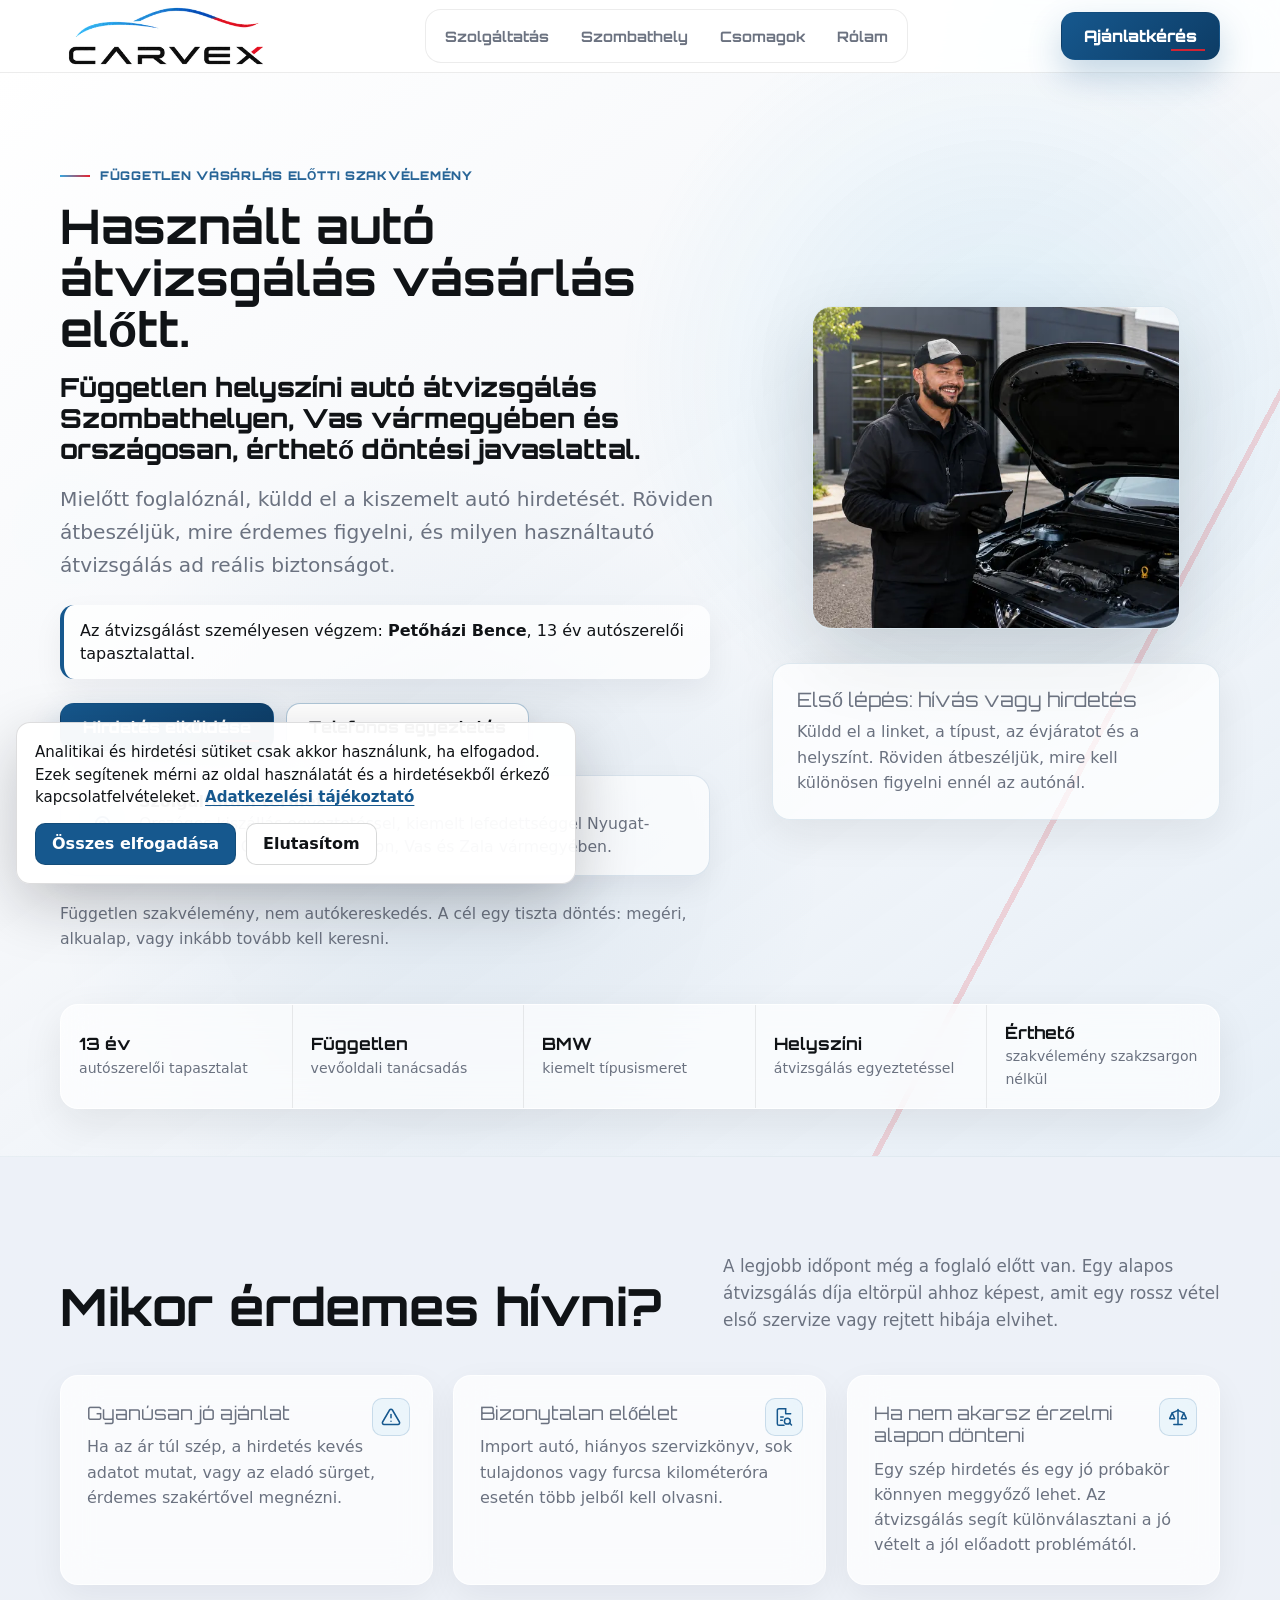
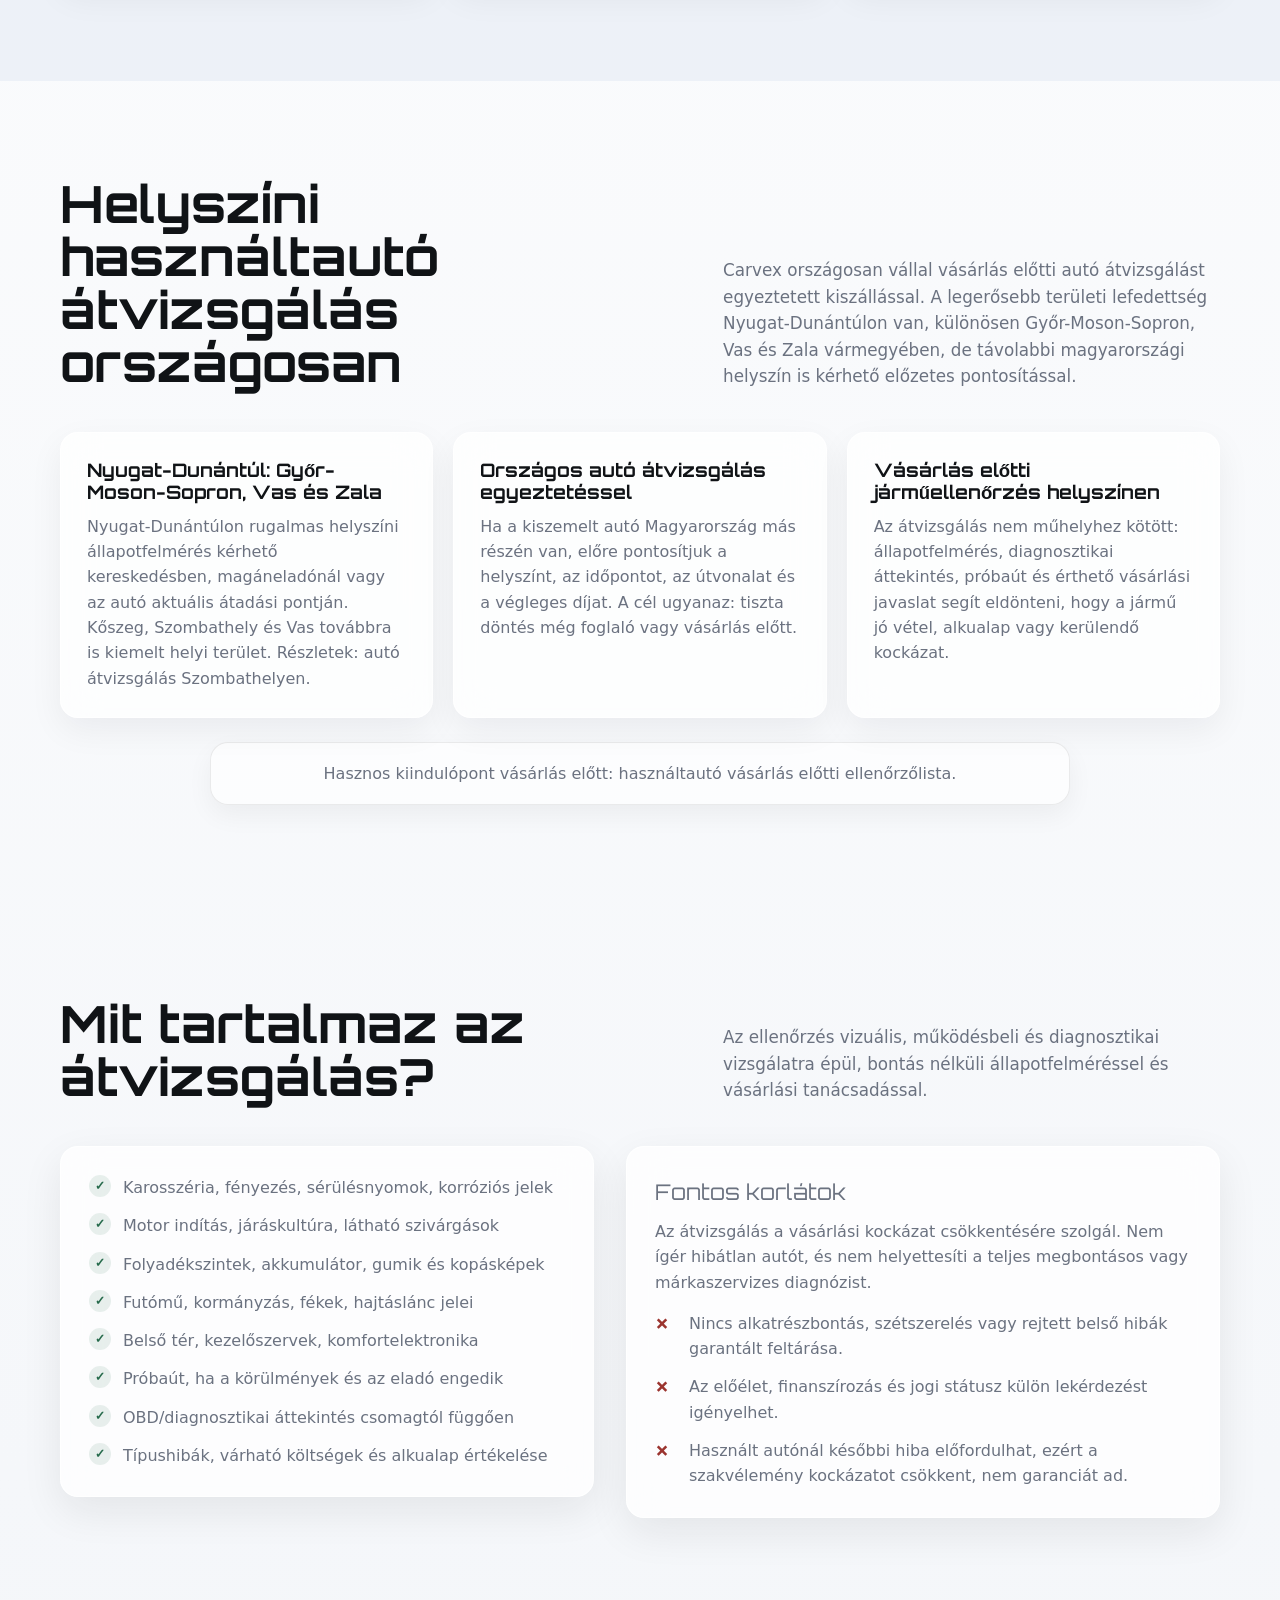
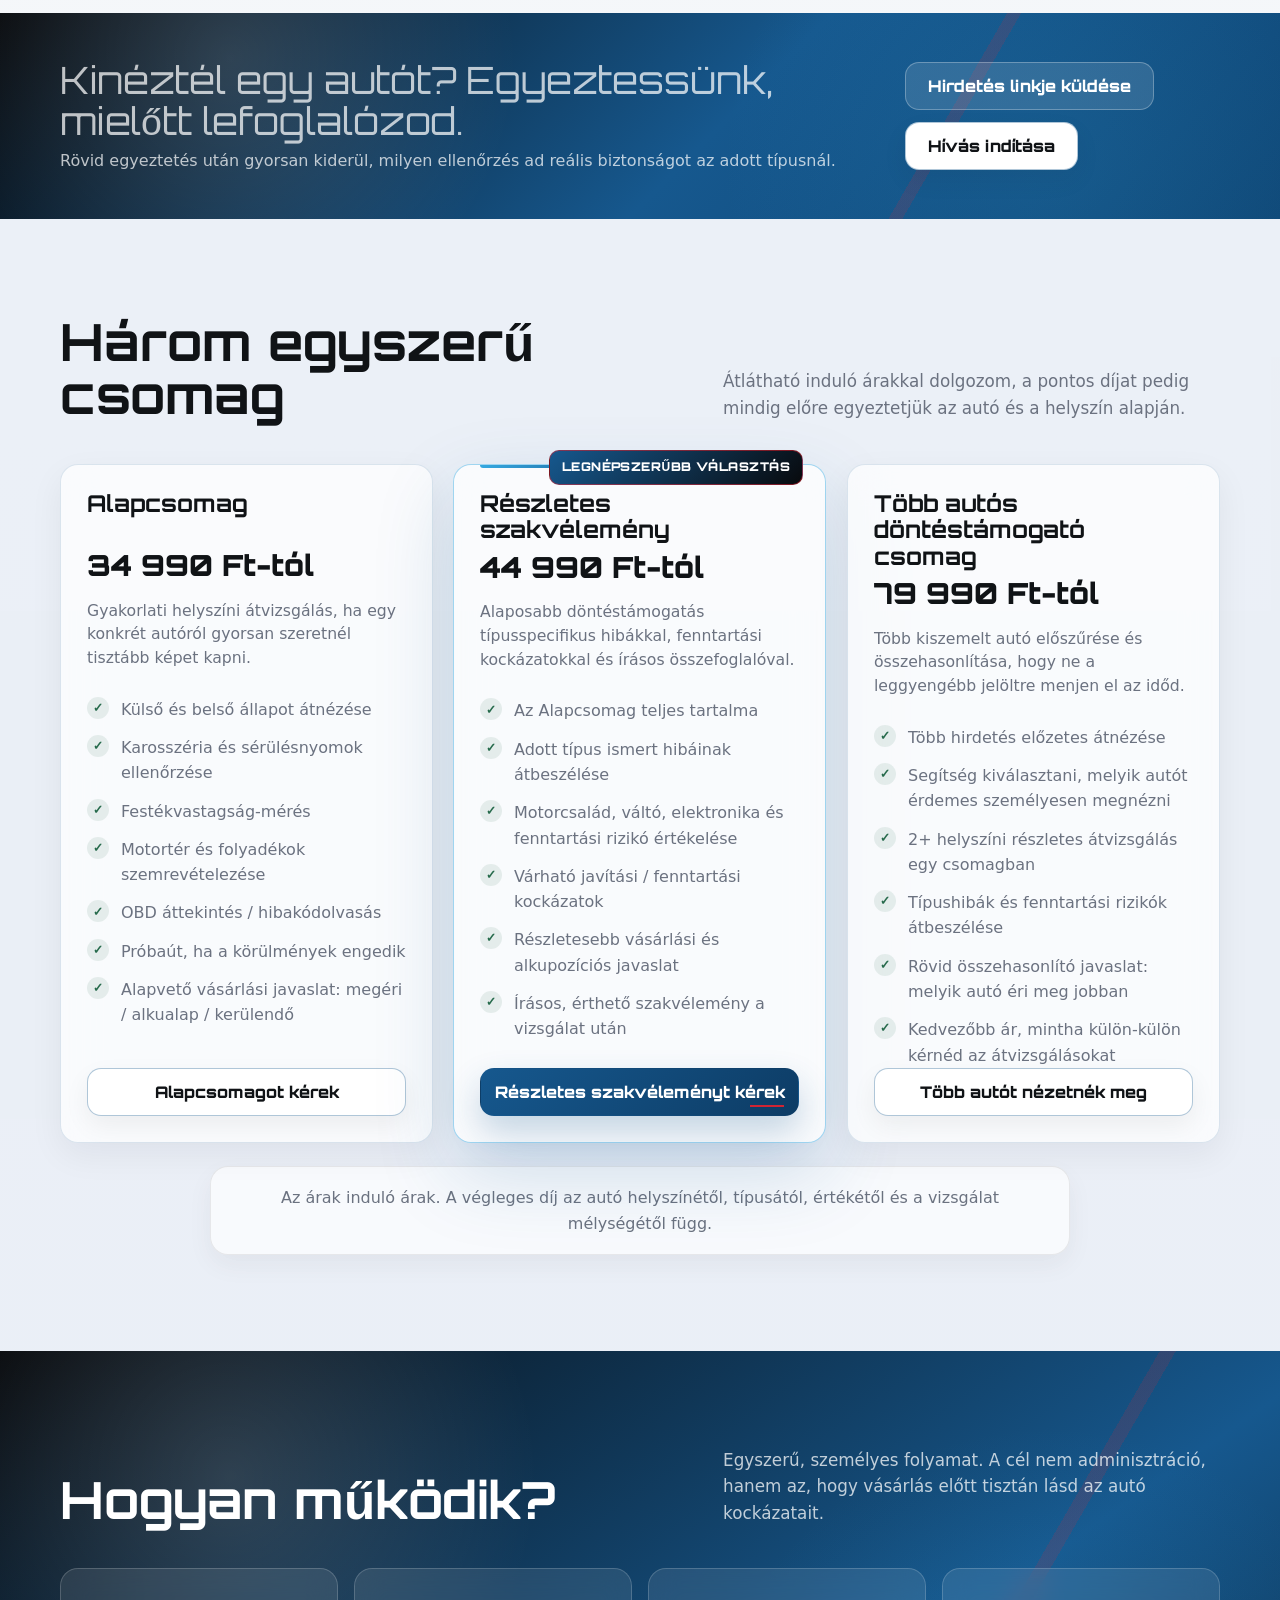
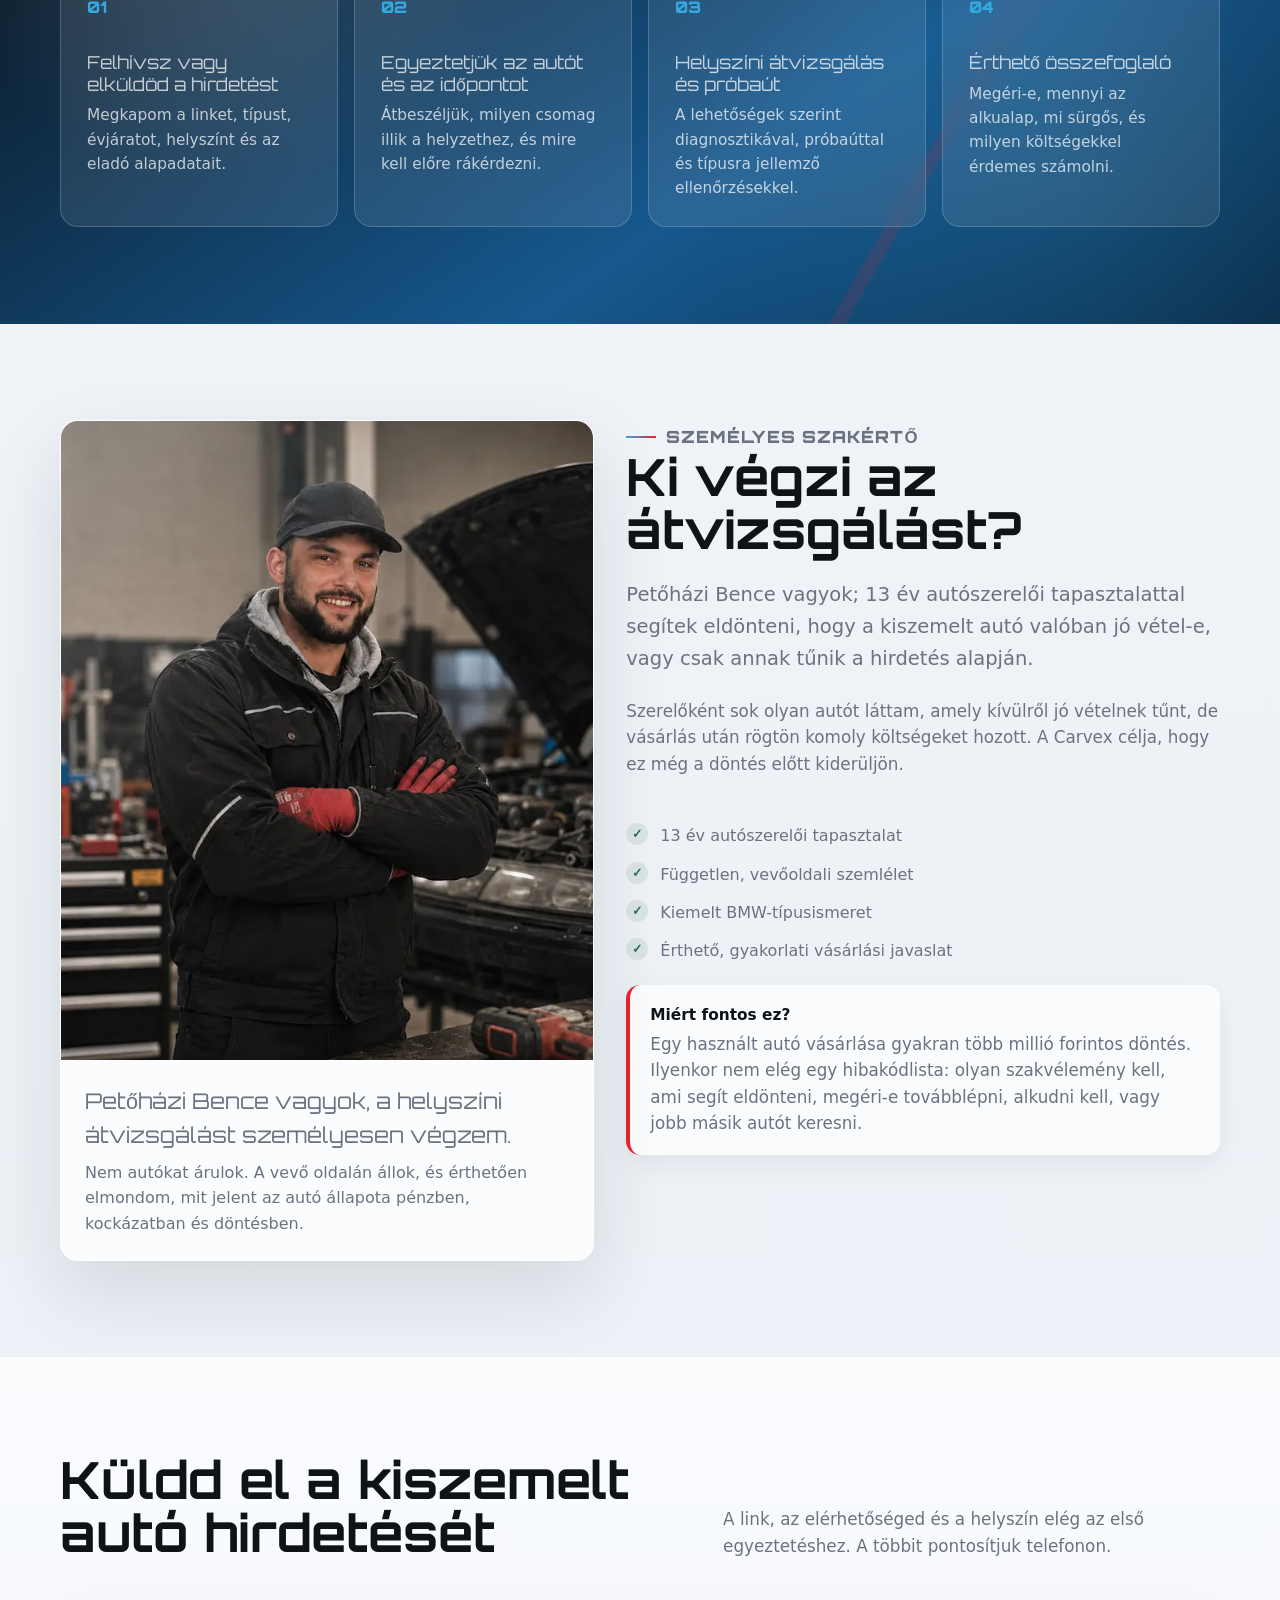
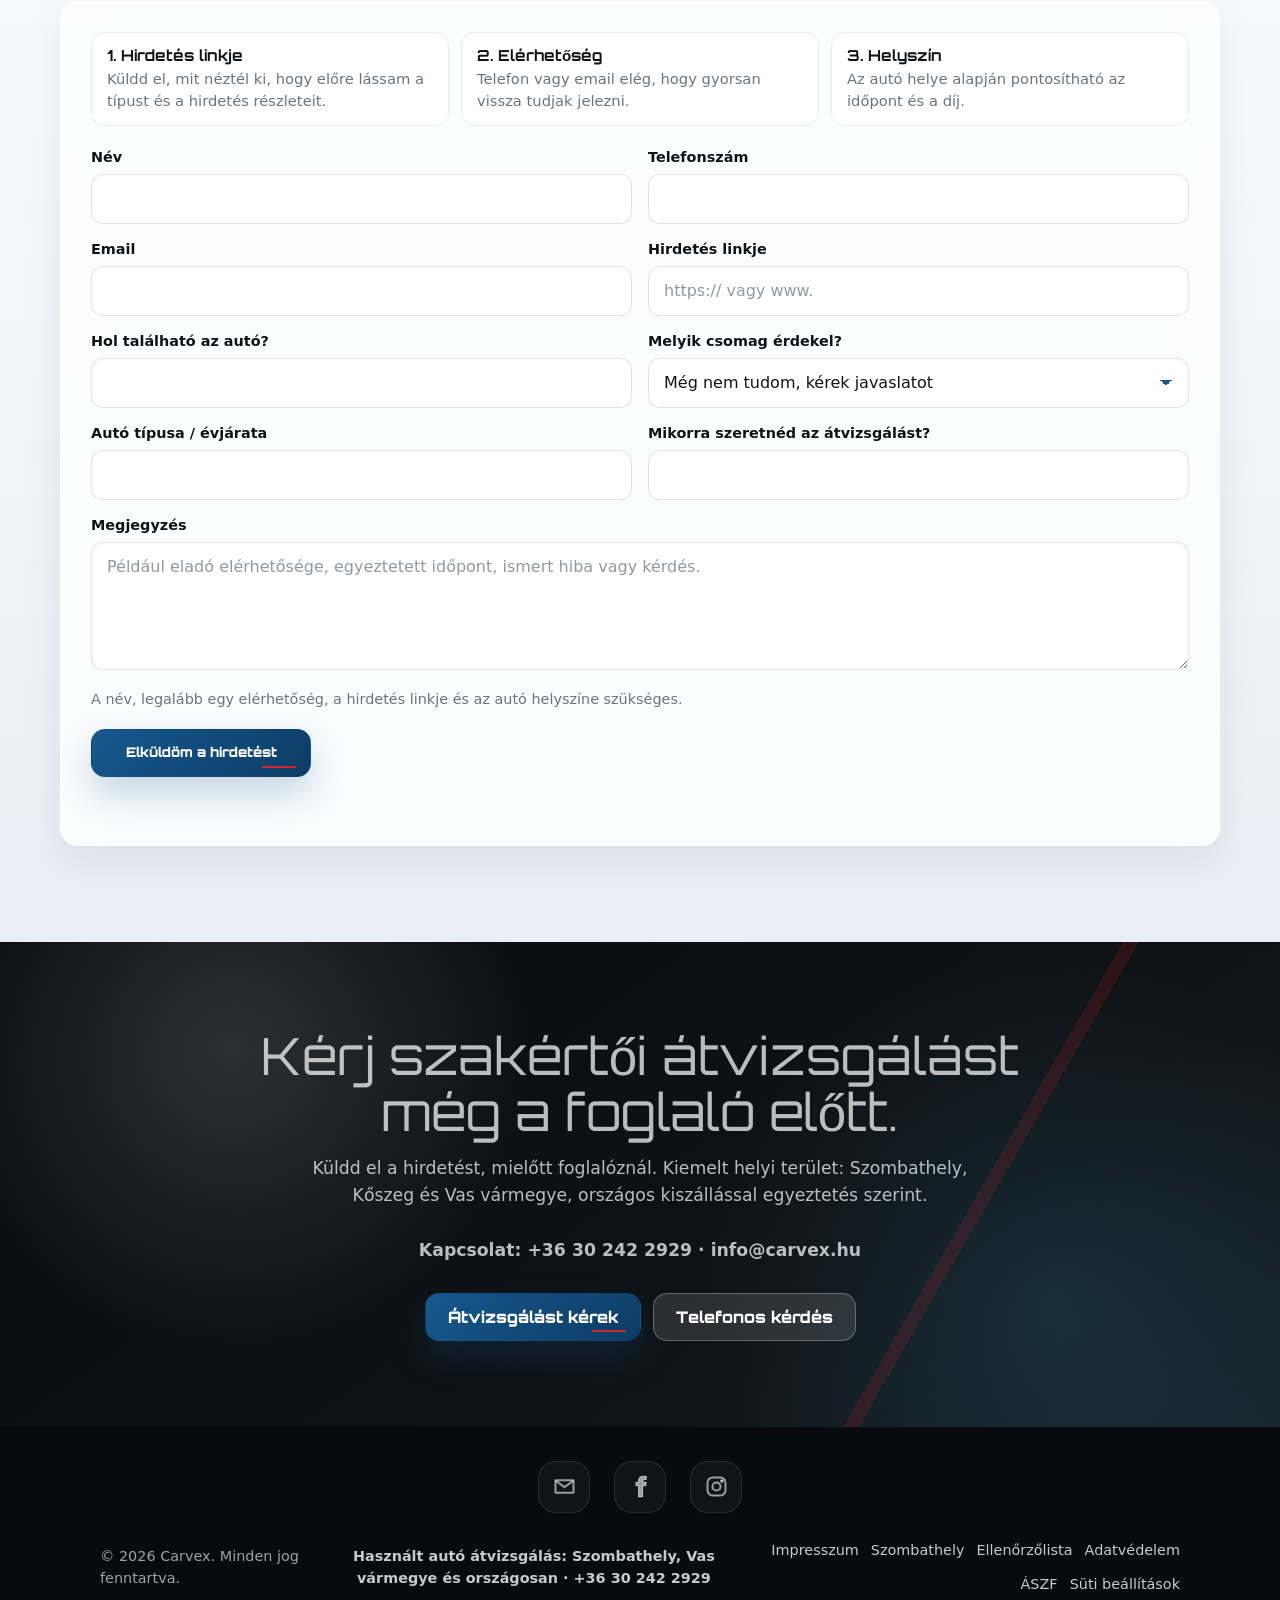
<file: index.html>
<!DOCTYPE html>
<html lang="hu">
<head>
  <!-- Google Consent Mode v2 -->
  <script>
    window.dataLayer = window.dataLayer || [];
    window.gtag = window.gtag || function(){window.dataLayer.push(arguments);};
    window.gtag('consent', 'default', {
      ad_storage: 'denied',
      ad_user_data: 'denied',
      ad_personalization: 'denied',
      analytics_storage: 'denied',
      wait_for_update: 500
    });
    try {
      var storedConsent = window.localStorage.getItem('carvex_measurement_consent_v2');
      if (storedConsent === 'accepted' || storedConsent === 'declined') {
        var consentState = storedConsent === 'accepted' ? 'granted' : 'denied';
        window.gtag('consent', 'update', {
          ad_storage: consentState,
          ad_user_data: consentState,
          ad_personalization: consentState,
          analytics_storage: consentState
        });
        window.carvexConsentState = consentState;
      }
    } catch (error) {}
  </script>
  <!-- End Google Consent Mode v2 -->
  <!-- Google Tag Manager -->
  <script>(function(w,d,s,l,i){w[l]=w[l]||[];w[l].push({'gtm.start':
  new Date().getTime(),event:'gtm.js'});var f=d.getElementsByTagName(s)[0],
  j=d.createElement(s),dl=l!='dataLayer'?'&l='+l:'';j.async=true;j.src=
  'https://www.googletagmanager.com/gtm.js?id='+i+dl;f.parentNode.insertBefore(j,f);
  })(window,document,'script','dataLayer','GTM-TF6K4K5L');</script>
  <!-- End Google Tag Manager -->
  <meta charset="UTF-8">
  <meta name="viewport" content="width=device-width, initial-scale=1.0">
  <title>Használt autó átvizsgálás | Carvex</title>
  <meta name="description" content="Független helyszíni használt autó átvizsgálás vásárlás előtt országosan, kiemelten Szombathelyen, Vas vármegyében és Nyugat-Dunántúlon.">
  <meta name="robots" content="index,follow">
  <meta name="author" content="Carvex">
  <link rel="canonical" href="https://carvex.hu/">
  <meta property="og:locale" content="hu_HU">
  <meta property="og:type" content="website">
  <meta property="og:site_name" content="Carvex">
  <meta property="og:title" content="Használt autó átvizsgálás | Carvex">
  <meta property="og:description" content="Független helyszíni használt autó átvizsgálás vásárlás előtt Magyarországon, erős szombathelyi és nyugat-dunántúli lefedettséggel.">
  <meta property="og:url" content="https://carvex.hu/">
  <meta property="og:image" content="https://carvex.hu/expert-photo-notext-1200.webp">
  <meta property="og:image:alt" content="Carvex szakértő használtautó motorterét vizsgálja">
  <meta name="twitter:card" content="summary_large_image">
  <meta name="twitter:title" content="Használt autó átvizsgálás | Carvex">
  <meta name="twitter:description" content="Független helyszíni használt autó átvizsgálás vásárlás előtt, érthető döntési javaslattal.">
  <meta name="twitter:image" content="https://carvex.hu/expert-photo-notext-1200.webp">
  <link rel="preconnect" href="https://fonts.googleapis.com">
  <link rel="preconnect" href="https://fonts.gstatic.com" crossorigin>
  <link href="https://fonts.googleapis.com/css2?family=Orbitron:wght@500;600;700;800;900&display=swap" rel="stylesheet">
  <link rel="stylesheet" href="analytics-consent.css">
  <link rel="icon" type="image/png" sizes="96x96" href="/favicon-96x96.png">
  <link rel="shortcut icon" href="/favicon.ico">
  <link rel="icon" type="image/png" sizes="48x48" href="/favicon-48x48.png">
  <link rel="icon" type="image/png" sizes="192x192" href="/favicon-192x192.png">
  <link rel="apple-touch-icon" sizes="180x180" href="/apple-touch-icon.png">
  <script type="application/ld+json">
    {
      "@context": "https://schema.org",
      "@graph": [
        {
          "@type": "AutoRepair",
          "@id": "https://carvex.hu/#business",
          "name": "Carvex",
          "url": "https://carvex.hu/",
          "logo": "https://carvex.hu/carvex-logo-transparent.png",
          "image": "https://carvex.hu/expert-photo-notext-1200.webp",
          "email": "info@carvex.hu",
          "telephone": "+36302422929",
          "areaServed": [
            "Magyarország",
            "Nyugat-Dunántúl",
            "Győr-Moson-Sopron vármegye",
            "Vas vármegye",
            "Zala vármegye",
            "Szombathely",
            "Kőszeg"
          ],
          "sameAs": [
            "https://www.facebook.com/profile.php?id=61589604058700",
            "https://www.instagram.com/carvex.hu/"
          ],
          "description": "Független helyszíni használt autó átvizsgálás és vásárlási tanácsadás 13 év autószerelői tapasztalattal."
        },
        {
          "@type": "Service",
          "@id": "https://carvex.hu/#service",
          "name": "Használt autó átvizsgálás vásárlás előtt",
          "serviceType": "Használtautó állapotfelmérés, autó átvizsgálás és vásárlási tanácsadás",
          "provider": {
            "@id": "https://carvex.hu/#business"
          },
          "areaServed": [
            "Magyarország",
            "Nyugat-Dunántúl",
            "Győr-Moson-Sopron vármegye",
            "Vas vármegye",
            "Zala vármegye",
            "Szombathely",
            "Kőszeg"
          ],
          "offers": [
            {
              "@type": "Offer",
              "name": "Alapcsomag",
              "price": "34990",
              "priceCurrency": "HUF",
              "url": "https://carvex.hu/#csomagok"
            },
            {
              "@type": "Offer",
              "name": "Részletes szakvélemény",
              "price": "44990",
              "priceCurrency": "HUF",
              "url": "https://carvex.hu/#csomagok"
            },
            {
              "@type": "Offer",
              "name": "Több autós döntéstámogató csomag",
              "price": "79990",
              "priceCurrency": "HUF",
              "url": "https://carvex.hu/#csomagok"
            }
          ]
        },
        {
          "@type": "FAQPage",
          "@id": "https://carvex.hu/#faq",
          "mainEntity": [
            {
              "@type": "Question",
              "name": "Garanciát ad az átvizsgálás?",
              "acceptedAnswer": {
                "@type": "Answer",
                "text": "Nem. A vizsgálat a látható és ellenőrizhető kockázatokat tárja fel, és segít dönteni. Használt autónál későbbi hiba így is előfordulhat."
              }
            },
            {
              "@type": "Question",
              "name": "Kereskedőnél és magáneladónál is működik?",
              "acceptedAnswer": {
                "@type": "Answer",
                "text": "Igen, ha az eladó engedi az átvizsgálást, a próbaút és a szükséges ellenőrzések feltételei adottak."
              }
            },
            {
              "@type": "Question",
              "name": "BMW-n kívül más márkát is vállalsz?",
              "acceptedAnswer": {
                "@type": "Answer",
                "text": "Igen. A BMW kiemelt erősség, de más típusoknál is a szerelői tapasztalat, diagnosztika és típushiba-kutatás alapján kapsz tanácsot."
              }
            }
          ]
        }
      ]
    }
  </script>
  <style>
    :root {
      --brand-black: #080A0D;
      --brand-charcoal: #101316;
      --brand-light-blue: #35A8E0;
      --brand-blue: #16588E;
      --brand-red: #E7222E;
      --brand-white: #FFFFFF;
      --brand-surface: #F5F7FA;
      --brand-muted: #6B7280;
      --font-display: "Orbitron", "Michroma", "Audiowide", "Exo 2", sans-serif;
      --font-body: Inter, ui-sans-serif, system-ui, -apple-system, BlinkMacSystemFont, "Segoe UI", sans-serif;
      --ink: var(--brand-charcoal);
      --muted: var(--brand-muted);
      --paper: var(--brand-surface);
      --white: var(--brand-white);
      --soft: #e9eef4;
      --soft-2: #dde6ef;
      --line: rgba(16, 19, 22, 0.1);
      --steel: #65737d;
      --success: #266a4b;
      --radius: 18px;
      --shadow: 0 28px 70px rgba(20, 25, 30, 0.12);
      --soft-shadow: 0 14px 40px rgba(20, 25, 30, 0.08);
      --glass: rgba(255, 255, 255, 0.72);
      --page-gutter: clamp(16px, 4.2vw, 40px);
    }

    * {
      box-sizing: border-box;
    }

    [hidden] {
      display: none !important;
    }

    html {
      scroll-behavior: smooth;
      overflow-x: hidden;
      overflow-x: clip;
    }

    body {
      margin: 0;
      font-family: var(--font-body);
      color: var(--ink);
      background:
        linear-gradient(180deg, #ffffff 0%, var(--paper) 38%, #e8eef5 100%);
      line-height: 1.58;
      overflow-x: hidden;
      overflow-x: clip;
      text-rendering: optimizeLegibility;
      -webkit-font-smoothing: antialiased;
    }

    a {
      color: inherit;
      text-decoration: none;
    }

    a:focus-visible,
    button:focus-visible,
    input:focus-visible,
    select:focus-visible,
    textarea:focus-visible {
      outline: 3px solid rgba(53, 168, 224, 0.72);
      outline-offset: 3px;
    }

    img {
      display: block;
      width: 100%;
      height: auto;
    }

    picture {
      display: block;
      width: 100%;
    }

    .brand-logo picture {
      display: inline-block;
      width: auto;
    }

    .topbar {
      position: relative;
      z-index: 50;
      border-bottom: 1px solid rgba(16, 19, 22, 0.08);
      background: rgba(255, 255, 255, 0.82);
      backdrop-filter: saturate(170%) blur(24px);
    }

    .nav {
      width: min(1160px, calc(100% - (var(--page-gutter) * 2)));
      min-height: 72px;
      margin: 0 auto;
      display: flex;
      align-items: center;
      justify-content: space-between;
      gap: 24px;
      position: relative;
    }

    .brand {
      display: inline-flex;
      align-items: center;
      min-width: 0;
      flex: 0 0 auto;
    }

    .brand-logo {
      display: inline-flex;
      align-items: center;
      color: var(--ink);
      line-height: 1;
    }

    .brand-logo img {
      display: block;
      width: clamp(132px, 42vw, 212px);
      height: auto;
      max-height: 64px;
      object-fit: contain;
    }

    .navlinks {
      display: flex;
      align-items: center;
      gap: 6px;
      color: var(--muted);
      font-size: 0.9rem;
      font-family: var(--font-display);
      font-weight: 700;
      padding: 6px;
      border: 1px solid rgba(16, 19, 22, 0.08);
      border-radius: 16px;
      background: rgba(255, 255, 255, 0.72);
    }

    .navlinks a {
      padding: 9px 13px;
      border-radius: 12px;
      transition: background 160ms ease, color 160ms ease;
    }

    .navlinks a:hover {
      color: var(--ink);
      background: rgba(53, 168, 224, 0.1);
    }

    .button,
    .nav-cta,
    .mobile-menu-toggle {
      display: inline-flex;
      align-items: center;
      justify-content: center;
      min-height: 48px;
      padding: 0 22px;
      border-radius: 14px;
      border: 1px solid transparent;
      font-family: var(--font-display);
      font-weight: 850;
      line-height: 1;
      text-align: center;
      white-space: nowrap;
      transition: transform 180ms ease, background 180ms ease, border-color 180ms ease, box-shadow 180ms ease;
    }

    .button:hover,
    .nav-cta:hover,
    .mobile-menu-toggle:hover {
      transform: translateY(-1px);
    }

    .button.primary,
    .nav-cta {
      position: relative;
      isolation: isolate;
      overflow: hidden;
      background: linear-gradient(135deg, var(--brand-blue) 0%, #0d3c65 100%);
      color: var(--white);
      box-shadow: 0 16px 34px rgba(22, 88, 142, 0.24);
    }

    .button.primary::after,
    .nav-cta::after {
      content: "";
      position: absolute;
      inset: auto 14px 8px auto;
      width: 34px;
      height: 2px;
      background: var(--brand-red);
      opacity: 0.9;
      transition: width 180ms ease, background 180ms ease;
    }

    .button.primary:hover,
    .nav-cta:hover {
      background: linear-gradient(135deg, #0f4776 0%, var(--brand-black) 100%);
    }

    .button.primary:hover::after,
    .nav-cta:hover::after {
      width: 48px;
      background: var(--brand-light-blue);
    }

    .mobile-nav-actions {
      display: none;
      align-items: center;
      gap: 8px;
      flex: 0 0 auto;
    }

    .mobile-cta {
      display: none;
    }

    .mobile-cta-short {
      display: none;
    }

    .mobile-menu-toggle {
      width: 48px;
      padding: 0;
      border-color: rgba(16, 19, 22, 0.12);
      background: rgba(255, 255, 255, 0.66);
      color: var(--ink);
      cursor: pointer;
      box-shadow: 0 10px 26px rgba(16, 19, 22, 0.06);
    }

    .mobile-menu-toggle svg {
      width: 22px;
      height: 22px;
      stroke: currentColor;
      stroke-width: 2;
      fill: none;
      stroke-linecap: round;
    }

    .mobile-menu-toggle .icon-close {
      display: none;
    }

    .topbar.menu-open .mobile-menu-toggle .icon-menu {
      display: none;
    }

    .topbar.menu-open .mobile-menu-toggle .icon-close {
      display: block;
    }

    .mobile-menu {
      position: absolute;
      top: calc(100% + 10px);
      left: 0;
      right: 0;
      display: grid;
      gap: 8px;
      padding: 12px;
      border: 1px solid rgba(255, 255, 255, 0.82);
      border-radius: 18px;
      background: rgba(255, 255, 255, 0.985);
      box-shadow: 0 22px 58px rgba(20, 25, 30, 0.16);
      backdrop-filter: saturate(170%) blur(24px);
      opacity: 0;
      pointer-events: none;
      transform: translateY(-8px);
      transition: opacity 180ms ease, transform 180ms ease;
    }

    .mobile-menu[hidden] {
      display: none;
    }

    .mobile-menu a {
      min-height: 46px;
      display: flex;
      align-items: center;
      justify-content: space-between;
      padding: 0 14px;
      border-radius: 14px;
      color: var(--muted);
      font-family: var(--font-display);
      font-weight: 820;
    }

    .mobile-menu a:hover {
      color: var(--ink);
      background: rgba(255, 255, 255, 0.74);
    }

    .mobile-menu .mobile-menu-cta {
      justify-content: center;
      margin-top: 4px;
      background: var(--brand-blue);
      color: var(--white);
      box-shadow: 0 14px 28px rgba(22, 88, 142, 0.2);
    }

    .topbar.menu-open .mobile-menu {
      opacity: 1;
      pointer-events: auto;
      transform: translateY(0);
    }

    .button.secondary {
      background: var(--white);
      border-color: rgba(22, 88, 142, 0.34);
      color: var(--ink);
      box-shadow: 0 10px 26px rgba(16, 19, 22, 0.06);
    }

    .button.light {
      background: rgba(255, 255, 255, 0.12);
      border-color: rgba(255, 255, 255, 0.28);
      color: var(--white);
    }

    .phone-cta {
      position: relative;
      isolation: isolate;
      overflow: hidden;
    }

    .phone-cta::before {
      content: "";
      position: absolute;
      inset: -40% auto -40% -55%;
      z-index: 0;
      width: 44%;
      transform: skewX(-18deg);
      background: linear-gradient(90deg, transparent, rgba(53, 168, 224, 0.28), transparent);
      transition: left 520ms ease;
    }

    .phone-cta.is-revealed::before {
      left: 112%;
    }

    .phone-cta.is-revealed {
      border-color: rgba(53, 168, 224, 0.48);
      box-shadow: 0 16px 38px rgba(53, 168, 224, 0.18), 0 10px 26px rgba(16, 19, 22, 0.06);
    }

    .hero {
      padding: 86px 0 48px;
      background:
        linear-gradient(145deg, rgba(255, 255, 255, 0.96) 0%, rgba(245, 247, 250, 0.96) 42%, rgba(228, 237, 246, 0.88) 100%);
      border-bottom: 1px solid rgba(22, 88, 142, 0.1);
    }

    .hero-inner,
    .container,
    .cta-row,
    .footer-row {
      width: min(1160px, calc(100% - (var(--page-gutter) * 2)));
      margin: 0 auto;
    }

    .hero-inner {
      display: grid;
      grid-template-columns: minmax(0, 1.08fr) minmax(360px, 0.74fr);
      gap: 58px;
      align-items: center;
    }

    .eyebrow {
      display: inline-flex;
      align-items: center;
      gap: 10px;
      margin: 0 0 16px;
      color: rgba(22, 88, 142, 0.92);
      font-size: 0.75rem;
      font-family: var(--font-display);
      font-weight: 880;
      text-transform: uppercase;
      letter-spacing: 0.06em;
    }

    .eyebrow::before {
      content: "";
      width: 30px;
      height: 2px;
      background: linear-gradient(90deg, var(--brand-light-blue), var(--brand-red));
    }

    h1,
    h2,
    h3,
    .card-title,
    .panel-title,
    .quick-title,
    .cta-title,
    .section-title,
    .step-title,
    .expert-card-title,
    p {
      margin-top: 0;
    }

    h1 {
      max-width: 720px;
      margin-bottom: 24px;
      font-size: clamp(2.45rem, 3.72vw, 3.55rem);
      line-height: 1.08;
      letter-spacing: 0;
      text-wrap: pretty;
      overflow-wrap: normal;
      word-break: normal;
      hyphens: none;
    }

    h1,
    h2,
    h3,
    .card-title,
    .panel-title,
    .quick-title,
    .cta-title,
    .section-title,
    .step-title,
    .expert-card-title,
    .trust-item strong,
    .price,
    .badge {
      font-family: var(--font-display);
    }

    .lead {
      max-width: 700px;
      margin-bottom: 32px;
      color: var(--muted);
      font-size: clamp(1.1rem, 2vw, 1.26rem);
      line-height: 1.66;
    }

    .hero-subhead {
      max-width: 670px;
      margin: -8px 0 18px;
      color: var(--ink);
      font-family: var(--font-display);
      font-size: clamp(1.25rem, 2.05vw, 1.72rem);
      font-weight: 820;
      line-height: 1.18;
      text-wrap: pretty;
    }

    .hero-actions,
    .cta-actions {
      display: flex;
      flex-wrap: wrap;
      gap: 12px;
    }

    .hero-identity {
      max-width: 650px;
      margin: -10px 0 24px;
      padding: 14px 16px;
      border-left: 4px solid var(--brand-blue);
      border-radius: 14px;
      background: rgba(255, 255, 255, 0.74);
      color: var(--ink);
      font-size: 1rem;
      line-height: 1.45;
      box-shadow: 0 12px 30px rgba(20, 25, 30, 0.06);
    }

    .hero-identity strong {
      font-family: var(--font-body);
      font-weight: 850;
    }

    .service-area-block {
      max-width: 650px;
      display: grid;
      grid-template-columns: 46px 1fr;
      gap: 14px;
      align-items: center;
      margin: 24px 0 0;
      padding: 16px 18px;
      border: 1px solid rgba(22, 88, 142, 0.14);
      border-radius: 18px;
      background: rgba(255, 255, 255, 0.68);
      box-shadow: 0 12px 30px rgba(20, 25, 30, 0.06);
    }

    .service-area-icon {
      width: 46px;
      height: 46px;
      display: grid;
      place-items: center;
      border-radius: 14px;
      background: rgba(53, 168, 224, 0.14);
      color: var(--brand-blue);
    }

    .service-area-icon svg {
      width: 23px;
      height: 23px;
      stroke: currentColor;
      stroke-width: 1.9;
      fill: none;
      stroke-linecap: round;
      stroke-linejoin: round;
    }

    .service-area-block strong {
      display: block;
      margin-bottom: 2px;
      font-size: 1rem;
      line-height: 1.2;
    }

    .service-area-block p {
      margin: 0;
      color: var(--muted);
      font-size: 0.98rem;
      line-height: 1.45;
    }

    .hero-note {
      max-width: 650px;
      margin: 26px 0 0;
      color: var(--muted);
      font-size: 0.98rem;
    }

    .hero-visual {
      display: grid;
      gap: 18px;
    }

    .photo-card {
      overflow: hidden;
      border: 1px solid rgba(22, 88, 142, 0.12);
      border-radius: 20px;
      background: rgba(255, 255, 255, 0.62);
      box-shadow: 0 32px 80px rgba(20, 25, 30, 0.16);
    }

    .photo-card img {
      aspect-ratio: 1.14 / 1;
      object-fit: cover;
      transform: scale(1.01);
    }

    .quick-card {
      padding: 24px;
      border: 1px solid rgba(22, 88, 142, 0.12);
      border-radius: 18px;
      background: var(--glass);
      box-shadow: var(--soft-shadow);
      backdrop-filter: blur(18px);
    }

    .quick-card .quick-title {
      margin-bottom: 8px;
      font-size: 1.24rem;
      line-height: 1.18;
    }

    .quick-card p {
      margin-bottom: 0;
      color: var(--muted);
    }

    .trust-strip {
      width: min(1160px, calc(100% - (var(--page-gutter) * 2)));
      margin: 52px auto 0;
      display: grid;
      grid-template-columns: repeat(5, minmax(0, 1fr));
      overflow: hidden;
      border: 1px solid rgba(255, 255, 255, 0.82);
      border-radius: 18px;
      background: rgba(255, 255, 255, 0.68);
      box-shadow: var(--soft-shadow);
      backdrop-filter: blur(18px);
    }

    .trust-item {
      min-height: 82px;
      display: grid;
      align-content: center;
      gap: 3px;
      padding: 18px;
      border-right: 1px solid rgba(16, 19, 22, 0.08);
    }

    .trust-item:last-child {
      border-right: 0;
    }

    .trust-item strong {
      font-size: 1.06rem;
      line-height: 1.15;
    }

    .trust-item span {
      color: var(--muted);
      font-size: 0.88rem;
    }

    section {
      padding: 96px 0;
      scroll-margin-top: 92px;
    }

    .band {
      background: rgba(232, 238, 245, 0.72);
    }

    .dark-band {
      background:
        linear-gradient(145deg, var(--brand-black) 0%, var(--brand-blue) 64%, #0b2d49 100%);
      color: var(--white);
    }

    .section-head {
      display: grid;
      grid-template-columns: minmax(0, 0.9fr) minmax(300px, 0.72fr);
      gap: 42px;
      align-items: end;
      margin-bottom: 42px;
    }

    .section-head h2,
    .content h2,
    .content .section-title {
      margin-bottom: 0;
      font-size: clamp(2.05rem, 4vw, 3.45rem);
      line-height: 1.04;
      letter-spacing: 0;
    }

    .section-head p,
    .content p {
      margin-bottom: 0;
      color: var(--muted);
      font-size: 1.05rem;
    }

    .dark-band .section-head p,
    .dark-band .eyebrow {
      color: rgba(255, 255, 255, 0.74);
    }

    .call-grid,
    .coverage-grid,
    .tiers,
    .faq-grid {
      display: grid;
      grid-template-columns: repeat(3, minmax(0, 1fr));
      gap: 20px;
    }

    .call-card,
    .coverage-card,
    .tier,
    .faq,
    .report-card,
    .expert-card {
      border: 1px solid rgba(255, 255, 255, 0.78);
      border-radius: var(--radius);
      background: rgba(255, 255, 255, 0.72);
      box-shadow: 0 12px 34px rgba(20, 25, 30, 0.06);
      backdrop-filter: blur(18px);
    }

    .call-card,
    .coverage-card,
    .faq {
      padding: 26px;
    }

    .call-card {
      position: relative;
      overflow: hidden;
    }

    .icon {
      width: 38px;
      height: 38px;
      display: grid;
      place-items: center;
      position: absolute;
      top: 22px;
      right: 22px;
      border: 1px solid rgba(22, 88, 142, 0.16);
      border-radius: 10px;
      background: rgba(53, 168, 224, 0.08);
      color: var(--brand-blue);
    }

    .icon svg {
      width: 20px;
      height: 20px;
      stroke: currentColor;
      stroke-width: 1.8;
      fill: none;
      stroke-linecap: round;
      stroke-linejoin: round;
    }

    .call-card .card-title {
      margin-bottom: 10px;
      padding-right: 54px;
      font-size: 1.16rem;
      line-height: 1.2;
    }

    .faq .card-title {
      margin-bottom: 8px;
      font-size: 1.16rem;
      line-height: 1.2;
    }

    .coverage-card h3 {
      margin-bottom: 10px;
      font-size: 1.16rem;
      line-height: 1.22;
    }

    .call-card p,
    .coverage-card p,
    .faq p {
      margin-bottom: 0;
      color: var(--muted);
    }

    .service-layout,
    .report-layout,
    .expert-layout,
    .bmw-layout {
      display: grid;
      grid-template-columns: minmax(0, 0.9fr) minmax(360px, 1fr);
      gap: 32px;
      align-items: start;
    }

    .check-panel,
    .note-panel {
      padding: 28px;
      border: 1px solid rgba(255, 255, 255, 0.78);
      border-radius: var(--radius);
      background: rgba(255, 255, 255, 0.74);
      box-shadow: var(--soft-shadow);
      backdrop-filter: blur(18px);
    }

    .check-list,
    .not-list,
    .tier ul,
    .report-list,
    .expert-list,
    .bmw-list {
      display: grid;
      gap: 13px;
      margin: 0;
      padding: 0;
      list-style: none;
    }

    .check-list li,
    .not-list li,
    .tier li,
    .report-list li,
    .expert-list li,
    .bmw-list li {
      display: grid;
      grid-template-columns: 24px 1fr;
      gap: 10px;
      align-items: start;
      color: var(--muted);
    }

    .tick {
      width: 22px;
      height: 22px;
      display: inline-grid;
      place-items: center;
      border-radius: 50%;
      background: rgba(38, 106, 75, 0.1);
      color: var(--success);
      font-size: 0.78rem;
      font-weight: 950;
    }

    .cross {
      color: #9b342f;
      font-weight: 950;
    }

    .note-panel .panel-title {
      margin-bottom: 10px;
      font-size: 1.35rem;
    }

    .note-panel p {
      color: var(--muted);
    }

    .cta-band {
      padding: 46px 0;
      background:
        linear-gradient(135deg, var(--brand-black) 0%, var(--brand-blue) 56%, #0f4776 100%);
      color: var(--white);
    }

    .cta-row {
      display: flex;
      align-items: center;
      justify-content: space-between;
      gap: 28px;
    }

    .cta-row .cta-title {
      margin-bottom: 6px;
      font-size: clamp(1.6rem, 3vw, 2.35rem);
      line-height: 1.1;
    }

    .cta-row p {
      margin-bottom: 0;
      color: rgba(255, 255, 255, 0.72);
    }

    .tier {
      display: flex;
      flex-direction: column;
      padding: 26px;
      position: relative;
      border-color: rgba(22, 88, 142, 0.14);
    }

    .tier.featured {
      border-color: rgba(53, 168, 224, 0.46);
      box-shadow: 0 30px 80px rgba(22, 88, 142, 0.18);
      transform: translateY(-6px);
    }

    .tier.featured::before {
      content: "";
      position: absolute;
      top: 0;
      left: 26px;
      right: 26px;
      height: 3px;
      border-radius: 0 0 999px 999px;
      background: linear-gradient(90deg, var(--brand-light-blue), var(--brand-blue), var(--brand-red));
    }

    .badge {
      position: absolute;
      top: -15px;
      right: 22px;
      z-index: 2;
      padding: 7px 12px;
      border-radius: 10px;
      background: linear-gradient(135deg, var(--brand-blue), var(--brand-black));
      color: var(--brand-white);
      font-size: 0.75rem;
      font-weight: 880;
      text-transform: uppercase;
      letter-spacing: 0.04em;
      border: 1px solid rgba(231, 34, 46, 0.52);
      white-space: nowrap;
    }

    .tier-head {
      margin-bottom: 8px;
    }

    .tier h3 {
      margin-bottom: 8px;
      font-size: 1.45rem;
      line-height: 1.14;
      min-height: 3.2rem;
    }

    .price {
      margin: 0 0 18px;
      font-size: 1.82rem;
      font-weight: 920;
      line-height: 1.05;
    }

    .price span {
      display: block;
      margin-top: 4px;
      color: var(--muted);
      font-size: 0.92rem;
      font-weight: 720;
    }

    .tier-summary {
      margin: 0 0 18px;
      color: var(--muted);
      font-size: 0.98rem;
      line-height: 1.5;
      min-height: 4.5rem;
    }

    .pricing-note {
      max-width: 860px;
      margin: 24px auto 0;
      padding: 18px 22px;
      border: 1px solid rgba(16, 19, 22, 0.08);
      border-radius: 18px;
      background: rgba(255, 255, 255, 0.64);
      color: var(--muted);
      text-align: center;
      box-shadow: 0 10px 26px rgba(16, 19, 22, 0.05);
    }

    .tier .button {
      width: 100%;
      margin-top: auto;
    }

    .lead-form-section {
      scroll-margin-top: 92px;
      background:
        linear-gradient(180deg, rgba(255, 255, 255, 0.78) 0%, rgba(232, 238, 245, 0.86) 100%);
    }

    .lead-form-card {
      padding: 30px;
      border: 1px solid rgba(255, 255, 255, 0.78);
      border-radius: var(--radius);
      background: rgba(255, 255, 255, 0.78);
      box-shadow: var(--soft-shadow);
      backdrop-filter: blur(18px);
    }

    .form-priority {
      display: grid;
      grid-template-columns: repeat(3, minmax(0, 1fr));
      gap: 12px;
      margin-bottom: 22px;
    }

    .form-priority-item {
      padding: 14px 15px;
      border: 1px solid rgba(22, 88, 142, 0.1);
      border-radius: 14px;
      background: rgba(255, 255, 255, 0.74);
      color: var(--muted);
      font-size: 0.92rem;
      line-height: 1.45;
    }

    .form-priority-item strong {
      display: block;
      margin-bottom: 3px;
      color: var(--ink);
      font-family: var(--font-display);
      font-size: 0.95rem;
      line-height: 1.2;
    }

    .lead-form {
      display: grid;
      gap: 18px;
    }

    .lead-form-grid {
      display: grid;
      grid-template-columns: repeat(2, minmax(0, 1fr));
      gap: 16px;
    }

    .form-field {
      display: grid;
      gap: 8px;
    }

    .form-field.full {
      grid-column: 1 / -1;
    }

    .form-field label {
      color: var(--ink);
      font-size: 0.9rem;
      font-weight: 820;
      line-height: 1.25;
    }

    .form-field input,
    .form-field select,
    .form-field textarea {
      width: 100%;
      min-height: 50px;
      padding: 13px 15px;
      border: 1px solid rgba(16, 19, 22, 0.12);
      border-radius: 12px;
      background: rgba(255, 255, 255, 0.9);
      color: var(--ink);
      font-family: var(--font-body);
      font-size: 1rem;
      line-height: 1.35;
      outline: none;
      transition: border-color 180ms ease, box-shadow 180ms ease, background 180ms ease;
    }

    .form-field select {
      appearance: none;
      padding-right: 44px;
      background-image:
        linear-gradient(45deg, transparent 50%, var(--brand-blue) 50%),
        linear-gradient(135deg, var(--brand-blue) 50%, transparent 50%);
      background-position:
        calc(100% - 22px) 21px,
        calc(100% - 16px) 21px;
      background-size: 6px 6px, 6px 6px;
      background-repeat: no-repeat;
    }

    .form-field textarea {
      min-height: 128px;
      resize: vertical;
    }

    .form-field input:focus,
    .form-field select:focus,
    .form-field textarea:focus {
      border-color: rgba(22, 88, 142, 0.58);
      background: var(--white);
      box-shadow: 0 0 0 4px rgba(53, 168, 224, 0.16);
    }

    .form-field input::placeholder,
    .form-field textarea::placeholder {
      color: rgba(104, 112, 120, 0.72);
    }

    .form-help {
      margin: 0;
      color: var(--muted);
      font-size: 0.9rem;
    }

    .lead-form .button {
      width: fit-content;
      min-width: 220px;
      cursor: pointer;
    }

    .form-status {
      margin: 0;
      min-height: 1.35em;
      font-size: 0.95rem;
      font-weight: 650;
      color: var(--ink);
    }

    .form-status.is-success {
      color: #1d6f42;
    }

    .form-status.is-error {
      color: #9a2b2b;
    }

    .process {
      display: grid;
      grid-template-columns: repeat(4, minmax(0, 1fr));
      gap: 16px;
      counter-reset: steps;
    }

    .step {
      min-height: 210px;
      padding: 26px;
      border: 1px solid rgba(255, 255, 255, 0.18);
      border-radius: var(--radius);
      background: rgba(255, 255, 255, 0.09);
      backdrop-filter: blur(14px);
      counter-increment: steps;
    }

    .step::before {
      content: "0" counter(steps);
      display: block;
      margin-bottom: 32px;
      color: var(--brand-light-blue);
      font-family: var(--font-display);
      font-weight: 920;
    }

    .step .step-title {
      margin-bottom: 8px;
      font-size: 1.12rem;
      line-height: 1.2;
    }

    .step p {
      margin-bottom: 0;
      color: rgba(255, 255, 255, 0.72);
      font-size: 0.96rem;
    }

    .report-card {
      overflow: hidden;
      box-shadow: var(--shadow);
    }

    .report-top {
      display: flex;
      justify-content: space-between;
      gap: 16px;
      padding: 24px;
      border-bottom: 1px solid rgba(16, 19, 22, 0.08);
      background: rgba(255, 255, 255, 0.82);
    }

    .report-top strong {
      display: block;
      font-size: 1.2rem;
      line-height: 1.15;
    }

    .report-top span {
      color: var(--muted);
      font-size: 0.9rem;
    }

    .report-status {
      height: fit-content;
      padding: 7px 10px;
      border-radius: 10px;
      background: rgba(231, 34, 46, 0.1);
      color: #a80f18;
      font-family: var(--font-display);
      font-size: 0.74rem;
      font-weight: 880;
      white-space: nowrap;
    }

    .report-body {
      display: grid;
      gap: 14px;
      padding: 24px;
    }

    .metric-row {
      display: grid;
      grid-template-columns: repeat(3, minmax(0, 1fr));
      gap: 12px;
    }

    .metric {
      padding: 14px;
      border-radius: 16px;
      background: rgba(239, 238, 233, 0.76);
    }

    .metric strong {
      display: block;
      font-size: 1.15rem;
      line-height: 1.1;
    }

    .metric span {
      color: var(--muted);
      font-size: 0.82rem;
    }

    .finding {
      padding: 16px;
      border: 1px solid rgba(16, 19, 22, 0.08);
      border-radius: 16px;
      background: rgba(255, 255, 255, 0.78);
    }

    .finding h3 {
      margin-bottom: 6px;
      font-size: 1rem;
    }

    .finding p {
      margin-bottom: 0;
      color: var(--muted);
      font-size: 0.94rem;
    }

    .expert-card {
      overflow: hidden;
      box-shadow: 0 30px 80px rgba(20, 25, 30, 0.12);
    }

    .expert-card img {
      aspect-ratio: 4 / 4.8;
      object-fit: cover;
      object-position: center 34%;
    }

    .expert-card-body {
      padding: 24px;
    }

    .expert-card-body .expert-card-title {
      margin-bottom: 8px;
      font-size: 1.35rem;
    }

    .expert-card-body p {
      margin-bottom: 0;
      color: var(--muted);
    }

    .expert-proof {
      display: grid;
      gap: 22px;
      align-content: center;
    }

    .expert-proof .lead {
      margin-bottom: 0;
      font-size: clamp(1.08rem, 1.7vw, 1.22rem);
      line-height: 1.66;
    }

    .expert-proof-note {
      padding: 18px 20px;
      border-left: 4px solid var(--brand-red);
      border-radius: 14px;
      background: rgba(255, 255, 255, 0.68);
      color: var(--muted);
      box-shadow: 0 10px 28px rgba(20, 25, 30, 0.06);
    }

    .expert-proof-note strong {
      display: block;
      margin-bottom: 3px;
      color: var(--ink);
      font-size: 0.96rem;
    }

    .bmw-panel {
      padding: 34px;
      border-radius: var(--radius);
      background:
        linear-gradient(145deg, var(--brand-black) 0%, var(--brand-blue) 70%, #0c416c 100%);
      color: var(--white);
      box-shadow: 0 30px 80px rgba(22, 88, 142, 0.18);
    }

    .bmw-panel p,
    .bmw-list li {
      color: rgba(255, 255, 255, 0.74);
    }

    .bmw-panel .section-title {
      font-size: clamp(2rem, 4vw, 3rem);
      line-height: 1.08;
    }

    .bmw-photo {
      overflow: hidden;
      border-radius: var(--radius);
      border: 1px solid rgba(255, 255, 255, 0.78);
      background: rgba(255, 255, 255, 0.72);
      box-shadow: var(--soft-shadow);
    }

    .bmw-photo img {
      aspect-ratio: 4 / 3;
      object-fit: cover;
    }

    .final {
      padding: 86px 0;
      background:
        linear-gradient(145deg, #090b0d 0%, var(--ink) 68%, #172229 100%);
      color: var(--white);
      text-align: center;
    }

    .final .cta-title {
      max-width: 820px;
      margin: 0 auto 16px;
      font-size: clamp(2rem, 4vw, 3.4rem);
      line-height: 1.08;
    }

    .final p {
      max-width: 660px;
      margin: 0 auto 28px;
      color: rgba(255, 255, 255, 0.72);
      font-size: 1.08rem;
    }

    .final .cta-actions {
      justify-content: center;
    }

    footer {
      padding: 34px 0 88px;
      background: var(--brand-black);
      color: rgba(255, 255, 255, 0.62);
      font-size: 0.9rem;
    }

    .footer-inner {
      width: min(1160px, calc(100% - 40px));
      margin: 0 auto;
      display: grid;
      gap: 26px;
    }

    .footer-social {
      display: flex;
      justify-content: center;
      align-items: center;
      gap: 24px;
    }

    .social-link {
      width: 52px;
      height: 52px;
      display: inline-grid;
      place-items: center;
      border: 1px solid rgba(255, 255, 255, 0.1);
      border-radius: 18px;
      background: rgba(255, 255, 255, 0.04);
      color: rgba(255, 255, 255, 0.58);
      transition: transform 180ms ease, color 180ms ease, border-color 180ms ease, background 180ms ease, box-shadow 180ms ease;
    }

    .social-link:hover {
      transform: translateY(-3px);
      border-color: rgba(53, 168, 224, 0.42);
      background: rgba(255, 255, 255, 0.08);
      color: var(--brand-light-blue);
      box-shadow: 0 18px 38px rgba(0, 0, 0, 0.22);
    }

    .social-link svg {
      width: 27px;
      height: 27px;
      display: block;
      fill: currentColor;
      stroke: currentColor;
    }

    .social-link svg [fill="none"] {
      fill: none;
    }

    .footer-row {
      display: flex;
      justify-content: space-between;
      align-items: center;
      gap: 16px;
    }

    .footer-contact,
    .contact-proof {
      color: rgba(255, 255, 255, 0.78);
      font-weight: 800;
    }

    .footer-contact a,
    .contact-proof a {
      color: inherit;
    }

    .footer-contact {
      max-width: 430px;
      text-align: center;
    }

    .footer-links {
      display: flex;
      flex-wrap: wrap;
      justify-content: flex-end;
      gap: 12px;
    }

    .footer-links a {
      color: rgba(255, 255, 255, 0.78);
    }

    .footer-links a:hover {
      color: var(--white);
    }

    body::before,
    body::after {
      content: "";
      position: fixed;
      z-index: -1;
      pointer-events: none;
      border-radius: 999px;
      filter: blur(10px);
      opacity: 0.84;
    }

    body::before {
      width: 520px;
      height: 520px;
      top: -170px;
      right: -130px;
      background: radial-gradient(circle, rgba(53, 168, 224, 0.16), rgba(53, 168, 224, 0) 66%);
    }

    body::after {
      width: 460px;
      height: 460px;
      left: -160px;
      bottom: 16vh;
      background: radial-gradient(circle, rgba(22, 88, 142, 0.14), rgba(22, 88, 142, 0) 68%);
    }

    .topbar {
      transition: background 220ms ease, box-shadow 220ms ease, border-color 220ms ease;
    }

    .topbar.scrolled {
      border-bottom-color: rgba(16, 19, 22, 0.12);
      background: rgba(255, 255, 255, 0.92);
      box-shadow: 0 12px 38px rgba(20, 25, 30, 0.08);
    }

    @media (min-width: 981px) {
      html {
        scroll-padding-top: 92px;
      }

      .topbar {
        position: sticky;
        top: 0;
      }
    }

    .brand-logo {
      transition: transform 220ms ease;
      transform-origin: center;
    }

    .brand:hover .brand-logo {
      transform: translateY(-1px);
    }

    .navlinks a,
    .button,
    .nav-cta {
      will-change: transform;
    }

    .navlinks a:hover {
      box-shadow: inset 0 0 0 1px rgba(16, 19, 22, 0.04);
    }

    .button:hover,
    .nav-cta:hover {
      transform: translateY(-2px);
    }

    .button.primary:hover,
    .nav-cta:hover {
      box-shadow: 0 20px 42px rgba(22, 88, 142, 0.32);
    }

    .button.secondary:hover {
      border-color: rgba(22, 88, 142, 0.46);
      box-shadow: 0 16px 36px rgba(22, 88, 142, 0.12);
    }

    .button.light:hover {
      background: rgba(255, 255, 255, 0.2);
      border-color: rgba(255, 255, 255, 0.38);
    }

    .hero,
    .cta-band,
    .dark-band,
    .final {
      position: relative;
      overflow: hidden;
    }

    .hero::before,
    .cta-band::before,
    .dark-band::before,
    .final::before {
      content: "";
      position: absolute;
      inset: 0;
      pointer-events: none;
      background:
        radial-gradient(circle at 18% 22%, rgba(255, 255, 255, 0.14), transparent 27%),
        linear-gradient(120deg, transparent 0 72%, rgba(231, 34, 46, 0.14) 72% 73%, transparent 73%),
        radial-gradient(circle at 82% 74%, rgba(53, 168, 224, 0.14), transparent 31%);
    }

    .hero::before {
      background:
        linear-gradient(118deg, transparent 0 78%, rgba(231, 34, 46, 0.16) 78% 78.35%, transparent 78.35%),
        radial-gradient(circle at 78% 28%, rgba(53, 168, 224, 0.13), transparent 30%),
        radial-gradient(circle at 34% 72%, rgba(22, 88, 142, 0.09), transparent 34%);
    }

    .hero-inner,
    .cta-row,
    .final .container {
      position: relative;
      z-index: 1;
    }

    .photo-card,
    .report-card,
    .expert-card,
    .bmw-photo,
    .bmw-panel {
      position: relative;
      transition: transform 260ms ease, box-shadow 260ms ease, border-color 260ms ease, background 260ms ease;
      will-change: transform;
    }

    .photo-card::after,
    .report-card::after,
    .expert-card::after,
    .bmw-photo::after,
    .bmw-panel::after {
      content: "";
      position: absolute;
      inset: 0;
      pointer-events: none;
      background: linear-gradient(135deg, rgba(255, 255, 255, 0.34), rgba(255, 255, 255, 0) 38%);
      opacity: 0.78;
    }

    .bmw-panel::after {
      border-radius: var(--radius);
      background: linear-gradient(135deg, rgba(255, 255, 255, 0.13), transparent 42%);
    }

    .photo-card:hover,
    .expert-card:hover,
    .bmw-photo:hover,
    .report-card:hover {
      transform: translateY(-8px) scale(1.01);
      border-color: rgba(255, 255, 255, 0.95);
      box-shadow: 0 42px 100px rgba(20, 25, 30, 0.18);
    }

    .photo-card img,
    .expert-card img,
    .bmw-photo img {
      transition: transform 700ms ease;
    }

    .photo-card:hover img,
    .expert-card:hover img,
    .bmw-photo:hover img {
      transform: scale(1.055);
    }

    .quick-card,
    .trust-strip,
    .call-card,
    .tier,
    .faq,
    .lead-form-card,
    .check-panel,
    .note-panel,
    .metric,
    .finding,
    .step {
      transition: transform 220ms ease, box-shadow 220ms ease, border-color 220ms ease, background 220ms ease;
      will-change: transform;
    }

    .quick-card:hover,
    .trust-strip:hover,
    .check-panel:hover,
    .note-panel:hover,
    .lead-form-card:hover {
      transform: translateY(-4px);
      box-shadow: 0 22px 58px rgba(20, 25, 30, 0.1);
    }

    .trust-item {
      transition: background 180ms ease;
    }

    .trust-item:hover {
      background: rgba(255, 255, 255, 0.52);
    }

    .call-card:hover,
    .tier:hover,
    .faq:hover {
      transform: translateY(-7px);
      border-color: rgba(255, 255, 255, 0.94);
      background: rgba(255, 255, 255, 0.84);
      box-shadow: 0 26px 70px rgba(20, 25, 30, 0.12);
    }

    .tier.featured:hover {
      transform: translateY(-12px);
    }

    .icon {
      transition: transform 220ms ease, background 220ms ease, border-color 220ms ease;
    }

    .call-card:hover .icon {
      transform: translateY(-1px) scale(1.03);
      background: rgba(53, 168, 224, 0.12);
      border-color: rgba(231, 34, 46, 0.28);
      color: var(--brand-blue);
      box-shadow: inset 0 -2px 0 rgba(231, 34, 46, 0.72);
    }

    .tick {
      transition: transform 180ms ease, background 180ms ease;
    }

    li:hover > .tick {
      transform: scale(1.08);
      background: rgba(38, 106, 75, 0.16);
    }

    .step:hover {
      transform: translateY(-7px);
      border-color: rgba(255, 255, 255, 0.32);
      background: rgba(255, 255, 255, 0.14);
    }

    .metric:hover {
      transform: translateY(-3px);
      background: rgba(239, 238, 233, 0.96);
    }

    .finding:hover {
      transform: translateX(3px);
      border-color: rgba(22, 88, 142, 0.16);
      background: rgba(255, 255, 255, 0.92);
    }

    .bmw-panel:hover {
      transform: translateY(-6px);
      box-shadow: 0 38px 90px rgba(22, 88, 142, 0.24);
    }

    .reveal {
      opacity: 0;
      transform: translateY(24px);
      transition: opacity 680ms ease, transform 680ms ease;
    }

    .reveal.in-view {
      opacity: 1;
      transform: translateY(0);
    }

    .hero .eyebrow,
    .hero h1,
    .hero .lead,
    .hero-identity,
    .hero-actions,
    .hero-note,
    .hero-visual,
    .trust-strip {
      animation: riseIn 780ms ease both;
    }

    .hero h1 { animation-delay: 80ms; }
    .hero .lead { animation-delay: 150ms; }
    .hero-identity { animation-delay: 205ms; }
    .hero-actions { animation-delay: 260ms; }
    .hero-note { animation-delay: 330ms; }
    .hero-visual { animation-delay: 180ms; }
    .trust-strip { animation-delay: 400ms; }

    @keyframes riseIn {
      from {
        opacity: 0;
        transform: translateY(18px);
      }
      to {
        opacity: 1;
        transform: translateY(0);
      }
    }

    @media (prefers-reduced-motion: reduce) {
      *,
      *::before,
      *::after {
        animation-duration: 0.001ms !important;
        animation-iteration-count: 1 !important;
        scroll-behavior: auto !important;
        transition-duration: 0.001ms !important;
      }

      .reveal {
        opacity: 1;
        transform: none;
      }
    }

    @media (max-width: 980px) {
      html {
        scroll-padding-top: 0;
      }

      section,
      .lead-form-section {
        scroll-margin-top: 24px;
      }

      .nav {
        gap: 14px;
      }

      .navlinks,
      .nav > .nav-cta {
        display: none;
      }

      .mobile-nav-actions {
        display: inline-flex;
        margin-left: auto;
      }

      .mobile-cta {
        display: inline-flex;
        min-height: 44px;
        padding: 0 18px;
      }

      .hero-inner,
      .section-head,
      .service-layout,
      .report-layout,
      .expert-layout,
      .bmw-layout {
        grid-template-columns: 1fr;
      }

      .hero-inner {
        gap: 34px;
      }

      .expert-proof {
        order: -1;
      }

      .trust-strip,
      .call-grid,
      .coverage-grid,
      .tiers,
      .faq-grid,
      .process {
        grid-template-columns: repeat(2, minmax(0, 1fr));
      }

      .trust-item:nth-child(2n) {
        border-right: 0;
      }

      .trust-item:last-child {
        grid-column: 1 / -1;
        border-top: 1px solid var(--line);
      }

      .cta-row {
        align-items: flex-start;
        flex-direction: column;
      }

    }

    @media (max-width: 680px) {
      html {
        scroll-padding-top: 0;
      }

      html,
      body {
        max-width: 100%;
        overflow-x: hidden;
        overflow-x: clip;
      }

      .hero-inner,
      .container,
      .cta-row,
      .footer-row,
      .trust-strip {
        width: min(100% - 32px, 430px);
      }

      .nav,
      .footer-inner {
        width: min(100% - 28px, 430px);
      }

      .nav {
        min-height: 64px;
        gap: 8px;
      }

      .mobile-menu {
        top: calc(100% + 8px);
        border-radius: 20px;
      }

      .mobile-cta {
        display: none;
      }

      .mobile-menu-toggle {
        width: 44px;
        min-height: 44px;
      }

      .brand-logo img {
        width: clamp(132px, 42vw, 156px);
        max-height: 56px;
      }

      .hero {
        padding: 38px 0 34px;
      }

      .eyebrow {
        flex-wrap: wrap;
        max-width: 100%;
        gap: 8px;
        font-size: 0.66rem;
        line-height: 1.35;
      }

      .eyebrow::before {
        width: 24px;
        flex: 0 0 24px;
      }

      h1 {
        max-width: 100%;
        font-size: clamp(1.9rem, 7.6vw, 2.3rem);
        line-height: 1.05;
        margin-bottom: 14px;
        text-wrap: auto;
        overflow-wrap: break-word;
        word-break: normal;
        hyphens: none;
      }

      .section-head h2,
      .content h2,
      .content .section-title,
      .cta-row .cta-title,
      .final .cta-title {
        font-size: clamp(1.72rem, 7.7vw, 2.28rem);
        line-height: 1.1;
        overflow-wrap: break-word;
      }

      .hero-subhead {
        max-width: 100%;
        margin: 0 0 16px;
        font-size: clamp(1.02rem, 4.5vw, 1.22rem);
        line-height: 1.32;
        overflow-wrap: break-word;
      }

      .lead {
        font-size: 1rem;
        margin-bottom: 24px;
        overflow-wrap: break-word;
      }

      .hero-note {
        margin-top: 22px;
        overflow-wrap: break-word;
      }

      .hero-identity {
        max-width: 100%;
        margin: 0 0 22px;
        padding: 13px 14px;
        overflow-wrap: break-word;
      }

      .button {
        width: 100%;
        white-space: normal;
        min-height: 52px;
        overflow-wrap: break-word;
      }

      section {
        padding: 64px 0;
        scroll-margin-top: 24px;
      }

      .trust-strip,
      .call-grid,
      .coverage-grid,
      .tiers,
      .faq-grid,
      .lead-form-grid,
      .process,
      .form-priority,
      .metric-row {
        grid-template-columns: 1fr;
      }

      .lead-form-card {
        padding: 22px;
      }

      .service-area-block,
      .quick-card,
      .check-panel,
      .note-panel,
      .tier,
      .lead-form-card {
        max-width: 100%;
      }

      .service-area-block {
        grid-template-columns: 42px minmax(0, 1fr);
        padding: 14px;
      }

      .quick-card .quick-title,
      .tier h3,
      .note-panel .panel-title,
      .call-card .card-title,
      .step .step-title,
      .finding h3,
      .expert-card-body .expert-card-title,
      .form-priority-item strong {
        overflow-wrap: break-word;
      }

      .quick-card,
      .check-panel,
      .note-panel,
      .tier,
      .lead-form-card,
      .form-priority-item {
        min-width: 0;
      }

      .lead-form .button {
        width: 100%;
        min-width: 0;
      }

      .tier.featured {
        transform: none;
      }

      .badge {
        position: static;
        width: fit-content;
        max-width: 100%;
        margin-bottom: 14px;
        white-space: normal;
      }

      .tier h3,
      .tier-summary {
        min-height: 0;
      }

      .price {
        font-size: clamp(1.85rem, 9vw, 2.4rem);
      }

      .trust-item {
        border-right: 0;
        border-bottom: 1px solid var(--line);
      }

      .trust-item:last-child {
        border-bottom: 0;
      }

      .photo-card img,
      .expert-card img,
      .bmw-photo img {
        aspect-ratio: 16 / 11;
      }

      .report-top {
        display: grid;
      }

      .report-status {
        width: fit-content;
      }

      .footer-row {
        flex-direction: column;
        align-items: flex-start;
      }

      .footer-contact {
        max-width: none;
        text-align: left;
      }

      .footer-links {
        justify-content: flex-start;
      }

      .footer-social {
        justify-content: flex-start;
        gap: 14px;
      }

      .social-link {
        width: 48px;
        height: 48px;
        border-radius: 16px;
      }

    }

    @media (max-width: 430px) {
      .brand-logo img {
        width: clamp(126px, 40vw, 142px);
      }

      .mobile-cta-full {
        display: none;
      }

      .mobile-cta-short {
        display: inline;
      }
    }

    @media (max-width: 360px) {
      .brand-logo {
        max-width: 132px;
      }

      .brand-logo img {
        width: 126px;
        max-height: 48px;
      }

      .mobile-cta {
        display: none;
      }

      .mobile-cta-full {
        display: none;
      }

      .mobile-cta-short {
        display: inline;
      }

      .mobile-menu-toggle {
        width: 40px;
        min-height: 40px;
      }

      .eyebrow {
        font-size: 0.62rem;
      }

      h1 {
        font-size: clamp(1.72rem, 8vw, 2rem);
      }

      .check-panel,
      .note-panel,
      .tier,
      .call-card,
      .faq,
      .bmw-panel,
      .quick-card {
        padding: 22px;
      }

      .badge {
        top: -13px;
        right: 18px;
      }

      .tier h3,
      .tier-summary {
        min-height: 0;
      }
    }
  </style>
</head>
<body>
  <!-- Google Tag Manager (noscript) -->
  <noscript><iframe src="https://www.googletagmanager.com/ns.html?id=GTM-TF6K4K5L"
  height="0" width="0" style="display:none;visibility:hidden"></iframe></noscript>
  <!-- End Google Tag Manager (noscript) -->
  <header class="topbar">
    <nav class="nav" aria-label="Fő navigáció">
      <a class="brand" href="#top" aria-label="Carvex kezdőlap">
        <span class="brand-logo">
          <picture>
            <source type="image/webp" srcset="carvex-logo-transparent-360.webp 360w, carvex-logo-transparent-720.webp 720w" sizes="(max-width: 680px) 42vw, 212px">
            <img src="carvex-logo-transparent.png" alt="Carvex" width="1155" height="365">
          </picture>
        </span>
      </a>
      <div class="navlinks">
        <a href="#szolgaltatas">Szolgáltatás</a>
        <a href="./auto-atvizsgalas-szombathely.html">Szombathely</a>
        <a href="#csomagok">Csomagok</a>
        <a href="#rolam">Rólam</a>
      </div>
      <a class="nav-cta" href="#hirdetes-kuldese">Ajánlatkérés</a>
      <div class="mobile-nav-actions">
        <a class="nav-cta mobile-cta" href="#hirdetes-kuldese" aria-label="Hirdetés küldése"><span class="mobile-cta-full">Hirdetés küldése</span><span class="mobile-cta-short">Hirdetés</span></a>
        <button class="mobile-menu-toggle" type="button" aria-label="Menü megnyitása" aria-controls="mobile-menu" aria-expanded="false">
          <svg class="icon-menu" viewBox="0 0 24 24" aria-hidden="true">
            <path d="M5 7h14"></path>
            <path d="M5 12h14"></path>
            <path d="M5 17h14"></path>
          </svg>
          <svg class="icon-close" viewBox="0 0 24 24" aria-hidden="true">
            <path d="M6 6l12 12"></path>
            <path d="M18 6L6 18"></path>
          </svg>
        </button>
      </div>
      <div class="mobile-menu" id="mobile-menu" aria-hidden="true" hidden>
        <a href="#szolgaltatas">Átvizsgálás</a>
        <a href="./auto-atvizsgalas-szombathely.html">Szombathely</a>
        <a href="#csomagok">Díjak</a>
        <a href="#rolam">Szakértő</a>
        <a class="mobile-menu-cta" href="#hirdetes-kuldese">Gyors ajánlatkérés</a>
      </div>
    </nav>
  </header>

  <main id="top">
    <section class="hero" aria-labelledby="hero-title">
      <div class="hero-inner">
        <div>
          <p class="eyebrow">Független vásárlás előtti szakvélemény</p>
          <h1 id="hero-title">Használt autó átvizsgálás vásárlás előtt.</h1>
          <p class="hero-subhead">Független helyszíni autó átvizsgálás Szombathelyen, Vas vármegyében és országosan, érthető döntési javaslattal.</p>
          <p class="lead">Mielőtt foglalóznál, küldd el a kiszemelt autó hirdetését. Röviden átbeszéljük, mire érdemes figyelni, és milyen használtautó átvizsgálás ad reális biztonságot.</p>
          <p class="hero-identity">Az átvizsgálást személyesen végzem: <strong>Petőházi Bence</strong>, 13 év autószerelői tapasztalattal.</p>
          <div class="hero-actions">
            <a class="button primary" href="#hirdetes-kuldese">Hirdetés elküldése</a>
            <a class="button secondary phone-cta" href="tel:+36302422929" data-phone-cta data-phone-label="+36 30 242 2929">Telefonos egyeztetés</a>
          </div>
          <aside class="service-area-block" aria-label="Szolgáltatási terület">
            <span class="service-area-icon" aria-hidden="true">
              <svg viewBox="0 0 24 24"><path d="M12 21s7-5.2 7-11a7 7 0 0 0-14 0c0 5.8 7 11 7 11Z"/><circle cx="12" cy="10" r="2.5"/></svg>
            </span>
            <div>
              <strong>Szolgáltatási terület</strong>
              <p>Országos kiszállás egyeztetéssel, kiemelt lefedettséggel Nyugat-Dunántúlon: Győr-Moson-Sopron, Vas és Zala vármegyében.</p>
            </div>
          </aside>
          <p class="hero-note">Független szakvélemény, nem autókereskedés. A cél egy tiszta döntés: megéri, alkualap, vagy inkább tovább kell keresni.</p>
        </div>

        <div class="hero-visual" aria-label="Carvex szakértői átvizsgálás">
          <figure class="photo-card">
            <picture>
              <source type="image/webp" srcset="expert-photo-notext-720.webp 720w, expert-photo-notext-1200.webp 1200w" sizes="(max-width: 980px) calc(100vw - 32px), 390px">
              <img src="expert-photo-notext.png" alt="Carvex szakértő használtautó motorterét vizsgálja" width="1448" height="1086" fetchpriority="high">
            </picture>
          </figure>
          <aside class="quick-card">
            <p class="quick-title">Első lépés: hívás vagy hirdetés</p>
            <p>Küldd el a linket, a típust, az évjáratot és a helyszínt. Röviden átbeszéljük, mire kell különösen figyelni ennél az autónál.</p>
          </aside>
        </div>
      </div>

      <div class="trust-strip" aria-label="Carvex fő bizalmi elemek">
        <div class="trust-item"><strong>13 év</strong><span>autószerelői tapasztalat</span></div>
        <div class="trust-item"><strong>Független</strong><span>vevőoldali tanácsadás</span></div>
        <div class="trust-item"><strong>BMW</strong><span>kiemelt típusismeret</span></div>
        <div class="trust-item"><strong>Helyszíni</strong><span>átvizsgálás egyeztetéssel</span></div>
        <div class="trust-item"><strong>Érthető</strong><span>szakvélemény szakzsargon nélkül</span></div>
      </div>
    </section>

    <section class="band" aria-labelledby="when-title">
      <div class="container">
        <div class="section-head">
          <h2 id="when-title">Mikor érdemes hívni?</h2>
          <p>A legjobb időpont még a foglaló előtt van. Egy alapos átvizsgálás díja eltörpül ahhoz képest, amit egy rossz vétel első szervize vagy rejtett hibája elvihet.</p>
        </div>
        <div class="call-grid">
          <article class="call-card">
            <div class="icon" aria-hidden="true"><svg viewBox="0 0 24 24"><path d="M10.3 3.6 1.9 18a2 2 0 0 0 1.7 3h16.8a2 2 0 0 0 1.7-3L13.7 3.6a2 2 0 0 0-3.4 0Z"/><path d="M12 9v4"/><path d="M12 17h.01"/></svg></div>
            <p class="card-title">Gyanúsan jó ajánlat</p>
            <p>Ha az ár túl szép, a hirdetés kevés adatot mutat, vagy az eladó sürget, érdemes szakértővel megnézni.</p>
          </article>
          <article class="call-card">
            <div class="icon" aria-hidden="true"><svg viewBox="0 0 24 24"><path d="M14 2H6a2 2 0 0 0-2 2v16a2 2 0 0 0 2 2h6"/><path d="M14 2v6h6"/><path d="M16 13.5a3.5 3.5 0 1 0 0 7 3.5 3.5 0 0 0 0-7Z"/><path d="m18.5 19 2.5 2.5"/><path d="M8 12h3"/><path d="M8 16h2"/></svg></div>
            <p class="card-title">Bizonytalan előélet</p>
            <p>Import autó, hiányos szervizkönyv, sok tulajdonos vagy furcsa kilométeróra esetén több jelből kell olvasni.</p>
          </article>
          <article class="call-card">
            <div class="icon" aria-hidden="true"><svg viewBox="0 0 24 24"><path d="M12 3v18"/><path d="m5 7 7-3 7 3"/><path d="M5 7l-3 7h6L5 7Z"/><path d="M19 7l-3 7h6l-3-7Z"/><path d="M7 21h10"/></svg></div>
            <p class="card-title">Ha nem akarsz érzelmi alapon dönteni</p>
            <p>Egy szép hirdetés és egy jó próbakör könnyen meggyőző lehet. Az átvizsgálás segít különválasztani a jó vételt a jól előadott problémától.</p>
          </article>
        </div>
      </div>
    </section>

    <section id="terulet" aria-labelledby="coverage-title">
      <div class="container">
        <div class="section-head">
          <h2 id="coverage-title">Helyszíni használtautó átvizsgálás országosan</h2>
          <p>Carvex országosan vállal vásárlás előtti autó átvizsgálást egyeztetett kiszállással. A legerősebb területi lefedettség Nyugat-Dunántúlon van, különösen Győr-Moson-Sopron, Vas és Zala vármegyében, de távolabbi magyarországi helyszín is kérhető előzetes pontosítással.</p>
        </div>
        <div class="coverage-grid">
          <article class="coverage-card">
            <h3>Nyugat-Dunántúl: Győr-Moson-Sopron, Vas és Zala</h3>
            <p>Nyugat-Dunántúlon rugalmas helyszíni állapotfelmérés kérhető kereskedésben, magáneladónál vagy az autó aktuális átadási pontján. Kőszeg, Szombathely és Vas továbbra is kiemelt helyi terület. Részletek: <a href="./auto-atvizsgalas-szombathely.html">autó átvizsgálás Szombathelyen</a>.</p>
          </article>
          <article class="coverage-card">
            <h3>Országos autó átvizsgálás egyeztetéssel</h3>
            <p>Ha a kiszemelt autó Magyarország más részén van, előre pontosítjuk a helyszínt, az időpontot, az útvonalat és a végleges díjat. A cél ugyanaz: tiszta döntés még foglaló vagy vásárlás előtt.</p>
          </article>
          <article class="coverage-card">
            <h3>Vásárlás előtti járműellenőrzés helyszínen</h3>
            <p>Az átvizsgálás nem műhelyhez kötött: állapotfelmérés, diagnosztikai áttekintés, próbaút és érthető vásárlási javaslat segít eldönteni, hogy a jármű jó vétel, alkualap vagy kerülendő kockázat.</p>
          </article>
        </div>
        <p class="pricing-note">Hasznos kiindulópont vásárlás előtt: <a href="./hasznaltauto-vasarlas-elotti-ellenorzolista.html">használtautó vásárlás előtti ellenőrzőlista</a>.</p>
      </div>
    </section>

    <section id="szolgaltatas" aria-labelledby="service-title">
      <div class="container">
        <div class="section-head">
          <h2 id="service-title">Mit tartalmaz az átvizsgálás?</h2>
          <p>Az ellenőrzés vizuális, működésbeli és diagnosztikai vizsgálatra épül, bontás nélküli állapotfelméréssel és vásárlási tanácsadással.</p>
        </div>
        <div class="service-layout">
          <div class="check-panel">
            <ul class="check-list">
              <li><span class="tick">✓</span><span>Karosszéria, fényezés, sérülésnyomok, korróziós jelek</span></li>
              <li><span class="tick">✓</span><span>Motor indítás, járáskultúra, látható szivárgások</span></li>
              <li><span class="tick">✓</span><span>Folyadékszintek, akkumulátor, gumik és kopásképek</span></li>
              <li><span class="tick">✓</span><span>Futómű, kormányzás, fékek, hajtáslánc jelei</span></li>
              <li><span class="tick">✓</span><span>Belső tér, kezelőszervek, komfortelektronika</span></li>
              <li><span class="tick">✓</span><span>Próbaút, ha a körülmények és az eladó engedik</span></li>
              <li><span class="tick">✓</span><span>OBD/diagnosztikai áttekintés csomagtól függően</span></li>
              <li><span class="tick">✓</span><span>Típushibák, várható költségek és alkualap értékelése</span></li>
            </ul>
          </div>
          <aside class="note-panel">
            <p class="panel-title">Fontos korlátok</p>
            <p>Az átvizsgálás a vásárlási kockázat csökkentésére szolgál. Nem ígér hibátlan autót, és nem helyettesíti a teljes megbontásos vagy márkaszervizes diagnózist.</p>
            <ul class="not-list">
              <li><span class="cross">×</span><span>Nincs alkatrészbontás, szétszerelés vagy rejtett belső hibák garantált feltárása.</span></li>
              <li><span class="cross">×</span><span>Az előélet, finanszírozás és jogi státusz külön lekérdezést igényelhet.</span></li>
              <li><span class="cross">×</span><span>Használt autónál későbbi hiba előfordulhat, ezért a szakvélemény kockázatot csökkent, nem garanciát ad.</span></li>
            </ul>
          </aside>
        </div>
      </div>
    </section>

    <aside class="cta-band" aria-label="Kapcsolatfelvétel">
      <div class="cta-row">
        <div>
          <p class="cta-title">Kinéztél egy autót? Egyeztessünk, mielőtt lefoglalózod.</p>
          <p>Rövid egyeztetés után gyorsan kiderül, milyen ellenőrzés ad reális biztonságot az adott típusnál.</p>
        </div>
        <div class="cta-actions">
          <a class="button light" href="#hirdetes-kuldese">Hirdetés linkje küldése</a>
          <a class="button secondary phone-cta" href="tel:+36302422929" data-phone-cta data-phone-label="+36 30 242 2929">Hívás indítása</a>
        </div>
      </div>
    </aside>

    <section id="csomagok" class="band" aria-labelledby="packages-title">
      <div class="container">
        <div class="section-head">
          <h2 id="packages-title">Három egyszerű csomag</h2>
          <p>Átlátható induló árakkal dolgozom, a pontos díjat pedig mindig előre egyeztetjük az autó és a helyszín alapján.</p>
        </div>
        <div class="tiers">
          <article class="tier">
            <div class="tier-head">
              <h3>Alapcsomag</h3>
              <p class="price">34 990 Ft-tól</p>
              <p class="tier-summary">Gyakorlati helyszíni átvizsgálás, ha egy konkrét autóról gyorsan szeretnél tisztább képet kapni.</p>
            </div>
            <ul>
              <li><span class="tick">✓</span><span>Külső és belső állapot átnézése</span></li>
              <li><span class="tick">✓</span><span>Karosszéria és sérülésnyomok ellenőrzése</span></li>
              <li><span class="tick">✓</span><span>Festékvastagság-mérés</span></li>
              <li><span class="tick">✓</span><span>Motortér és folyadékok szemrevételezése</span></li>
              <li><span class="tick">✓</span><span>OBD áttekintés / hibakódolvasás</span></li>
              <li><span class="tick">✓</span><span>Próbaút, ha a körülmények engedik</span></li>
              <li><span class="tick">✓</span><span>Alapvető vásárlási javaslat: megéri / alkualap / kerülendő</span></li>
            </ul>
            <a class="button secondary" href="#hirdetes-kuldese" data-package-cta="Alapcsomag">Alapcsomagot kérek</a>
          </article>

          <article class="tier featured">
            <span class="badge">Legnépszerűbb választás</span>
            <div class="tier-head">
              <h3>Részletes szakvélemény</h3>
              <p class="price">44 990 Ft-tól</p>
              <p class="tier-summary">Alaposabb döntéstámogatás típusspecifikus hibákkal, fenntartási kockázatokkal és írásos összefoglalóval.</p>
            </div>
            <ul>
              <li><span class="tick">✓</span><span>Az Alapcsomag teljes tartalma</span></li>
              <li><span class="tick">✓</span><span>Adott típus ismert hibáinak átbeszélése</span></li>
              <li><span class="tick">✓</span><span>Motorcsalád, váltó, elektronika és fenntartási rizikó értékelése</span></li>
              <li><span class="tick">✓</span><span>Várható javítási / fenntartási kockázatok</span></li>
              <li><span class="tick">✓</span><span>Részletesebb vásárlási és alkupozíciós javaslat</span></li>
              <li><span class="tick">✓</span><span>Írásos, érthető szakvélemény a vizsgálat után</span></li>
            </ul>
            <a class="button primary" href="#hirdetes-kuldese" data-package-cta="Részletes szakvélemény">Részletes szakvéleményt kérek</a>
          </article>

          <article class="tier">
            <div class="tier-head">
              <h3>Több autós döntéstámogató csomag</h3>
              <p class="price">79 990 Ft-tól</p>
              <p class="tier-summary">Több kiszemelt autó előszűrése és összehasonlítása, hogy ne a leggyengébb jelöltre menjen el az időd.</p>
            </div>
            <ul>
              <li><span class="tick">✓</span><span>Több hirdetés előzetes átnézése</span></li>
              <li><span class="tick">✓</span><span>Segítség kiválasztani, melyik autót érdemes személyesen megnézni</span></li>
              <li><span class="tick">✓</span><span>2+ helyszíni részletes átvizsgálás egy csomagban</span></li>
              <li><span class="tick">✓</span><span>Típushibák és fenntartási rizikók átbeszélése</span></li>
              <li><span class="tick">✓</span><span>Rövid összehasonlító javaslat: melyik autó éri meg jobban</span></li>
              <li><span class="tick">✓</span><span>Kedvezőbb ár, mintha külön-külön kérnéd az átvizsgálásokat</span></li>
            </ul>
            <a class="button secondary" href="#hirdetes-kuldese" data-package-cta="Több autós döntéstámogató csomag">Több autót nézetnék meg</a>
          </article>
        </div>
        <p class="pricing-note">Az árak induló árak. A végleges díj az autó helyszínétől, típusától, értékétől és a vizsgálat mélységétől függ.</p>
      </div>
    </section>

    <section class="dark-band" aria-labelledby="process-title">
      <div class="container">
        <div class="section-head">
          <h2 id="process-title">Hogyan működik?</h2>
          <p>Egyszerű, személyes folyamat. A cél nem adminisztráció, hanem az, hogy vásárlás előtt tisztán lásd az autó kockázatait.</p>
        </div>
        <div class="process">
          <article class="step">
            <p class="step-title">Felhívsz vagy elküldöd a hirdetést</p>
            <p>Megkapom a linket, típust, évjáratot, helyszínt és az eladó alapadatait.</p>
          </article>
          <article class="step">
            <p class="step-title">Egyeztetjük az autót és az időpontot</p>
            <p>Átbeszéljük, milyen csomag illik a helyzethez, és mire kell előre rákérdezni.</p>
          </article>
          <article class="step">
            <p class="step-title">Helyszíni átvizsgálás és próbaút</p>
            <p>A lehetőségek szerint diagnosztikával, próbaúttal és típusra jellemző ellenőrzésekkel.</p>
          </article>
          <article class="step">
            <p class="step-title">Érthető összefoglaló</p>
            <p>Megéri-e, mennyi az alkualap, mi sürgős, és milyen költségekkel érdemes számolni.</p>
          </article>
        </div>
      </div>
    </section>

    <section aria-labelledby="report-title" hidden>
      <div class="container report-layout">
        <div class="content">
          <p class="eyebrow">Minta szakvélemény</p>
          <p id="report-title" class="section-title">Nem csak hibakódlista, hanem vásárlási döntést segítő összefoglaló.</p>
          <p>A jelentés vagy e-mailes összefoglaló a lényeges hibákat, kockázatokat és alkupontokat emeli ki. Így akkor is érthető marad, ha nem szerelőként gondolkodsz.</p>
          <ul class="report-list" style="margin-top: 24px;">
            <li><span class="tick">✓</span><span>Mérési és diagnosztikai megállapítások</span></li>
            <li><span class="tick">✓</span><span>Látható hibák és pozitív jelek fotós kiemeléssel</span></li>
            <li><span class="tick">✓</span><span>Azonnali és várható költségek priorizálása</span></li>
            <li><span class="tick">✓</span><span>Végső javaslat: megéri, alkudni kell, vagy kerülendő</span></li>
          </ul>
        </div>

        <article class="report-card" aria-label="Carvex minta állapotlap">
          <div class="report-top">
            <div>
              <strong>Carvex állapotösszefoglaló</strong>
              <span>BMW 320d, 2017, vásárlás előtti átvizsgálás</span>
            </div>
            <span class="report-status">Alkualap van</span>
          </div>
          <div class="report-body">
            <div class="metric-row">
              <div class="metric"><strong>178-224 µm</strong><span>bal oldali fényezés</span></div>
              <div class="metric"><strong>2 hibakód</strong><span>nem törölt vezérlőben</span></div>
              <div class="metric"><strong>3 tétel</strong><span>első szervizköltség</span></div>
            </div>
            <div class="finding">
              <p class="card-title">Azonnali javítási kockázat</p>
              <p>Első futómű kopogás próbaúton hallható. Vásárlás előtt árazandó, alku során érdemes külön kezelni.</p>
            </div>
            <div class="finding">
              <p class="card-title">Típusra jellemző figyelmeztetés</p>
              <p>Szervizelőzmény alapján külön figyelmet igényel a vezérlés, hűtőrendszer és automata váltó karbantartása.</p>
            </div>
            <div class="finding">
              <p class="card-title">Végső javaslat</p>
              <p>Megvásárolható, ha az eladó elfogadja a feltárt tételekhez igazított alkut és a szervizelés igazolható.</p>
            </div>
          </div>
        </article>
      </div>
    </section>

    <section id="bmw" class="band" aria-labelledby="bmw-title" hidden>
      <div class="container bmw-layout">
        <div class="bmw-panel">
          <p class="eyebrow">BMW típusismeret</p>
          <p id="bmw-title" class="section-title">BMW vásárlás előtt különösen fontos a típusismeret.</p>
          <p>BMW-nél sokszor nem az a kérdés, hogy szép-e az autó, hanem hogy a motor, váltó, elektronika és korábbi karbantartás együtt milyen költségkockázatot jelent.</p>
          <ul class="bmw-list" style="margin-top: 22px;">
            <li><span class="tick">✓</span><span>Motorcsaládhoz kötött ismert hibák és szervizigények</span></li>
            <li><span class="tick">✓</span><span>Vezérlés, hűtőrendszer, turbó és olajszivárgási jelek</span></li>
            <li><span class="tick">✓</span><span>Automata váltó viselkedése, karbantartási előzmények</span></li>
            <li><span class="tick">✓</span><span>Elektronikai hibák, extrák működése és rejtett költségek</span></li>
          </ul>
        </div>
        <figure class="bmw-photo">
          <picture>
            <source type="image/webp" srcset="carvex-bmw-inspection-720.webp 720w, carvex-bmw-inspection-1200.webp 1200w" sizes="(max-width: 980px) calc(100vw - 32px), 560px">
            <img src="carvex-bmw-inspection.png" alt="BMW átvizsgálás diagnosztikai eszközökkel" width="1448" height="1086" loading="lazy">
          </picture>
        </figure>
      </div>
    </section>

    <section id="rolam" aria-labelledby="about-title">
      <div class="container expert-layout">
        <article class="expert-card">
          <picture>
            <source type="image/webp" srcset="about-me-photo-notext-640.webp 640w, about-me-photo-notext-1023.webp 1023w" sizes="(max-width: 980px) calc(100vw - 32px), 520px">
            <img src="about-me-photo-notext.png" alt="A Carvex átvizsgálást végző autószerelő műhelyben" width="1023" height="1537" loading="lazy">
          </picture>
          <div class="expert-card-body">
            <p class="expert-card-title">Petőházi Bence vagyok, a helyszíni átvizsgálást személyesen végzem.</p>
            <p>Nem autókat árulok. A vevő oldalán állok, és érthetően elmondom, mit jelent az autó állapota pénzben, kockázatban és döntésben.</p>
          </div>
        </article>
        <div class="content expert-proof">
          <div>
            <p class="eyebrow">Személyes szakértő</p>
            <h2 id="about-title">Ki végzi az átvizsgálást?</h2>
          </div>
          <p class="lead">Petőházi Bence vagyok; 13 év autószerelői tapasztalattal segítek eldönteni, hogy a kiszemelt autó valóban jó vétel-e, vagy csak annak tűnik a hirdetés alapján.</p>
          <p>Szerelőként sok olyan autót láttam, amely kívülről jó vételnek tűnt, de vásárlás után rögtön komoly költségeket hozott. A Carvex célja, hogy ez még a döntés előtt kiderüljön.</p>
          <ul class="expert-list" style="margin-top: 24px;">
            <li><span class="tick">✓</span><span>13 év autószerelői tapasztalat</span></li>
            <li><span class="tick">✓</span><span>Független, vevőoldali szemlélet</span></li>
            <li><span class="tick">✓</span><span>Kiemelt BMW-típusismeret</span></li>
            <li><span class="tick">✓</span><span>Érthető, gyakorlati vásárlási javaslat</span></li>
          </ul>
          <p class="expert-proof-note"><strong>Miért fontos ez?</strong>Egy használt autó vásárlása gyakran több millió forintos döntés. Ilyenkor nem elég egy hibakódlista: olyan szakvélemény kell, ami segít eldönteni, megéri-e továbblépni, alkudni kell, vagy jobb másik autót keresni.</p>
        </div>
      </div>
    </section>

    <section id="gyik" class="band" aria-labelledby="faq-title" hidden>
      <div class="container">
        <div class="section-head">
          <p id="faq-title" class="section-title">Gyakori kérdések</p>
          <p>Rövid, egyenes válaszok a vásárlás előtti legfontosabb helyzetekre.</p>
        </div>
        <div class="faq-grid">
          <article class="faq">
            <p class="card-title">Garanciát ad az átvizsgálás?</p>
            <p>Nem. A vizsgálat a látható és ellenőrizhető kockázatokat tárja fel, és segít dönteni. Használt autónál későbbi hiba így is előfordulhat.</p>
          </article>
          <article class="faq">
            <p class="card-title">Ott kell lennem az átvizsgáláson?</p>
            <p>Nem feltétlenül, de hasznos lehet. Ha nem tudsz ott lenni, telefonon átbeszéljük az eredményt és a fontos döntési pontokat.</p>
          </article>
          <article class="faq">
            <p class="card-title">Kereskedőnél és magáneladónál is működik?</p>
            <p>Igen, ha az eladó engedi az átvizsgálást, a próbaút és a szükséges ellenőrzések feltételei adottak.</p>
          </article>
          <article class="faq">
            <p class="card-title">Mi van, ha az eladó nem engedi?</p>
            <p>Ez önmagában figyelmeztető jel lehet. Ilyenkor telefonon átbeszéljük, van-e értelme tovább foglalkozni az autóval.</p>
          </article>
          <article class="faq">
            <p class="card-title">Mit jelent a megbontás nélküli vizsgálat?</p>
            <p>Azt, hogy nem szerelünk szét alkatrészeket. Külső, működésbeli, diagnosztikai és próbaúti jelek alapján készül szakvélemény.</p>
          </article>
          <article class="faq">
            <p class="card-title">Megmondod, hogy megvegyem-e?</p>
            <p>Igen, kapsz egy egyértelmű javaslatot: jó vételnek tűnik, csak alkuval érdemes, vagy inkább kerülendő. A végső döntés természetesen a tiéd.</p>
          </article>
          <article class="faq">
            <p class="card-title">Ellenőrzöd az előéletet és a kilométert?</p>
            <p>A jeleket és elérhető adatokat értelmezem, de hivatalos előélet, kártörténet vagy finanszírozási státusz külön lekérdezést igényelhet.</p>
          </article>
          <article class="faq">
            <p class="card-title">Milyen gyorsan lehet időpont?</p>
            <p>Ez a helyszíntől és az eladó elérhetőségétől függ. A leggyorsabb út, ha telefonon hívsz, és elküldöd a hirdetést.</p>
          </article>
          <article class="faq">
            <p class="card-title">BMW-n kívül más márkát is vállalsz?</p>
            <p>Igen. A BMW kiemelt erősség, de más típusoknál is a szerelői tapasztalat, diagnosztika és típushiba-kutatás alapján kapsz tanácsot.</p>
          </article>
        </div>
      </div>
    </section>

    <section id="hirdetes-kuldese" class="lead-form-section" aria-labelledby="lead-form-title">
      <div class="container">
        <div class="section-head">
          <h2 id="lead-form-title">Küldd el a kiszemelt autó hirdetését</h2>
          <p>A link, az elérhetőséged és a helyszín elég az első egyeztetéshez. A többit pontosítjuk telefonon.</p>
        </div>
        <div class="lead-form-card">
          <div class="form-priority" aria-label="A gyors egyeztetéshez szükséges adatok">
            <div class="form-priority-item"><strong>1. Hirdetés linkje</strong>Küldd el, mit néztél ki, hogy előre lássam a típust és a hirdetés részleteit.</div>
            <div class="form-priority-item"><strong>2. Elérhetőség</strong>Telefon vagy email elég, hogy gyorsan vissza tudjak jelezni.</div>
            <div class="form-priority-item"><strong>3. Helyszín</strong>Az autó helye alapján pontosítható az időpont és a díj.</div>
          </div>
          <form class="lead-form" name="lead" action="/koszonjuk.html" method="post" data-netlify="true" netlify-honeypot="bot-field">
            <input type="hidden" name="form-name" value="lead">
            <input type="hidden" name="subject" value="Carvex autóátvizsgálás - ajánlatkérés" data-remove-prefix>
            <p class="form-field" hidden>
              <label>Ne töltsd ki ezt a mezőt: <input name="bot-field" autocomplete="off"></label>
            </p>
            <div class="lead-form-grid">
              <div class="form-field">
                <label for="lead-name">Név</label>
                <input id="lead-name" name="Név" type="text" autocomplete="name" maxlength="80" required>
              </div>
              <div class="form-field">
                <label for="lead-phone">Telefonszám</label>
                <input id="lead-phone" name="Telefonszám" type="tel" autocomplete="tel" inputmode="tel" maxlength="32">
              </div>
              <div class="form-field">
                <label for="lead-email">Email</label>
                <input id="lead-email" name="Email" type="email" autocomplete="email" maxlength="120">
              </div>
              <div class="form-field">
                <label for="lead-link">Hirdetés linkje</label>
                <input id="lead-link" name="Hirdetés linkje" type="url" inputmode="url" autocomplete="url" placeholder="https:// vagy www." maxlength="500" pattern="https?://.+" required>
              </div>
              <div class="form-field">
                <label for="lead-location">Hol található az autó?</label>
                <input id="lead-location" name="Hol található az autó?" type="text" autocomplete="address-level2" maxlength="120" required>
              </div>
              <div class="form-field">
                <label for="lead-package">Melyik csomag érdekel?</label>
                <select id="lead-package" name="Melyik csomag érdekel?">
                  <option value="Még nem tudom, kérek javaslatot" selected>Még nem tudom, kérek javaslatot</option>
                  <option value="Alapcsomag">Alapcsomag</option>
                  <option value="Részletes szakvélemény">Részletes szakvélemény</option>
                  <option value="Több autós döntéstámogató csomag">Több autós döntéstámogató csomag</option>
                </select>
              </div>
              <div class="form-field">
                <label for="lead-car">Autó típusa / évjárata</label>
                <input id="lead-car" name="Autó típusa / évjárata" type="text" autocomplete="off" maxlength="120">
              </div>
              <div class="form-field">
                <label for="lead-urgency">Mikorra szeretnéd az átvizsgálást?</label>
                <input id="lead-urgency" name="Mikorra szeretnéd az átvizsgálást?" type="text" autocomplete="off" maxlength="120">
              </div>
              <div class="form-field full">
                <label for="lead-note">Megjegyzés</label>
                <textarea id="lead-note" name="Megjegyzés" maxlength="1200" placeholder="Például eladó elérhetősége, egyeztetett időpont, ismert hiba vagy kérdés."></textarea>
              </div>
            </div>
            <p class="form-help">A név, legalább egy elérhetőség, a hirdetés linkje és az autó helyszíne szükséges.</p>
            <button class="button primary" type="submit">Elküldöm a hirdetést</button>
            <p class="form-status" role="status" aria-live="polite"></p>
          </form>
        </div>
      </div>
    </section>

    <section id="kapcsolat" class="final">
      <div class="container">
        <p class="cta-title">Kérj szakértői átvizsgálást még a foglaló előtt.</p>
        <p>Küldd el a hirdetést, mielőtt foglalóznál. Kiemelt helyi terület: Szombathely, Kőszeg és Vas vármegye, országos kiszállással egyeztetés szerint.</p>
        <p class="contact-proof">Kapcsolat: <a href="tel:+36302422929">+36 30 242 2929</a> · <a href="mailto:info@carvex.hu">info@carvex.hu</a></p>
        <div class="cta-actions">
          <a class="button primary" href="#hirdetes-kuldese">Átvizsgálást kérek</a>
          <a class="button light phone-cta" href="tel:+36302422929" data-phone-cta data-phone-label="+36 30 242 2929">Telefonos kérdés</a>
        </div>
      </div>
    </section>
  </main>

  <footer>
    <div class="footer-inner">
      <nav class="footer-social" aria-label="Közösségi és kapcsolat linkek">
        <a class="social-link" href="mailto:info@carvex.hu" aria-label="Email küldése">
          <svg viewBox="0 0 24 24" aria-hidden="true">
            <path fill="none" stroke-width="1.8" stroke-linecap="round" stroke-linejoin="round" d="M4 6.5h16v11H4z"></path>
            <path fill="none" stroke-width="1.8" stroke-linecap="round" stroke-linejoin="round" d="m4.8 7.3 7.2 5.3 7.2-5.3"></path>
          </svg>
        </a>
        <a class="social-link" href="https://www.facebook.com/profile.php?id=61589604058700" target="_blank" rel="noopener" aria-label="Carvex Facebook oldal">
          <svg viewBox="0 0 24 24" aria-hidden="true">
            <path d="M14.2 8.2V6.9c0-.7.5-1.1 1.2-1.1h1.7V3h-2.5c-2.8 0-4.3 1.7-4.3 4.2v1H8v3.1h2.3V21h3.5v-9.7h2.8l.5-3.1h-3z"></path>
          </svg>
        </a>
        <a class="social-link" href="https://www.instagram.com/carvex.hu/" target="_blank" rel="noopener" aria-label="Carvex Instagram oldal">
          <svg viewBox="0 0 24 24" aria-hidden="true">
            <rect x="4" y="4" width="16" height="16" rx="4.6" fill="none" stroke-width="1.8"></rect>
            <circle cx="12" cy="12" r="3.6" fill="none" stroke-width="1.8"></circle>
            <circle cx="16.8" cy="7.2" r="1.1"></circle>
          </svg>
        </a>
      </nav>
      <div class="footer-row">
        <span>© 2026 Carvex. Minden jog fenntartva.</span>
        <span class="footer-contact">Használt autó átvizsgálás: Szombathely, Vas vármegye és országosan · <a href="tel:+36302422929">+36 30 242 2929</a></span>
        <nav class="footer-links" aria-label="Jogi információk">
          <a href="./impresszum.html">Impresszum</a>
          <a href="./auto-atvizsgalas-szombathely.html">Szombathely</a>
          <a href="./hasznaltauto-vasarlas-elotti-ellenorzolista.html">Ellenőrzőlista</a>
          <a href="./adatkezelesi-tajekoztato.html">Adatvédelem</a>
          <a href="./aszf.html">ÁSZF</a>
        </nav>
      </div>
    </div>
  </footer>
  <script src="analytics-consent.js" defer></script>
  <script>
    const header = document.querySelector('.topbar');
    const mobileMenuToggle = document.querySelector('.mobile-menu-toggle');
    const mobileMenu = document.querySelector('#mobile-menu');
    const desktopNavMedia = window.matchMedia('(min-width: 981px)');
    const leadForm = document.querySelector('.lead-form');
    const packageSelect = document.querySelector('#lead-package');
    const packageCtas = document.querySelectorAll('[data-package-cta]');
    const phoneCtas = document.querySelectorAll('[data-phone-cta]');
    const revealTargets = document.querySelectorAll(
      'section:not(.hero) .section-head, .call-card, .check-panel, .note-panel, .tier, .step, .report-layout > *, .bmw-layout > *, .expert-layout > *, .faq, .lead-form-card, .cta-band .cta-row, .final .container'
    );

    revealTargets.forEach((element) => element.classList.add('reveal'));

    const setHeaderState = () => {
      header.classList.toggle('scrolled', window.scrollY > 12);
    };

    setHeaderState();
    window.addEventListener('scroll', setHeaderState, { passive: true });

    const setMenuOpen = (isOpen) => {
      mobileMenu.hidden = !isOpen;
      mobileMenu.setAttribute('aria-hidden', String(!isOpen));
      header.classList.toggle('menu-open', isOpen);
      mobileMenuToggle.setAttribute('aria-expanded', String(isOpen));
      mobileMenuToggle.setAttribute('aria-label', isOpen ? 'Menü bezárása' : 'Menü megnyitása');
    };

    mobileMenuToggle.addEventListener('click', () => {
      setMenuOpen(!header.classList.contains('menu-open'));
    });

    mobileMenu.addEventListener('click', (event) => {
      if (event.target.closest('a')) {
        setMenuOpen(false);
      }
    });

    document.addEventListener('keydown', (event) => {
      if (event.key === 'Escape') {
        setMenuOpen(false);
      }
    });

    document.addEventListener('pointerdown', (event) => {
      if (header.classList.contains('menu-open') && !header.contains(event.target)) {
        setMenuOpen(false);
      }
    });

    const handleDesktopNav = (event) => {
      if (event.matches) {
        setMenuOpen(false);
      }
    };

    if (desktopNavMedia.addEventListener) {
      desktopNavMedia.addEventListener('change', handleDesktopNav);
    } else {
      desktopNavMedia.addListener(handleDesktopNav);
    }
    handleDesktopNav(desktopNavMedia);

    if (leadForm) {
      const statusNode = leadForm.querySelector('.form-status');
      const submitButton = leadForm.querySelector('button[type="submit"]');
      const leadLinkInput = leadForm.querySelector('#lead-link');
      const leadPhoneInput = leadForm.querySelector('#lead-phone');
      const leadEmailInput = leadForm.querySelector('#lead-email');

      const normalizeLeadLink = () => {
        if (!leadLinkInput) return;
        const trimmedLink = leadLinkInput.value.trim();
        leadLinkInput.value = trimmedLink && !/^[a-z][a-z\d+\-.]*:\/\//i.test(trimmedLink)
          ? `https://${trimmedLink}`
          : trimmedLink;
      };

      const setStatus = (message = '', type = '') => {
        if (!statusNode) return;
        statusNode.textContent = message;
        statusNode.classList.remove('is-success', 'is-error');
        if (type) {
          statusNode.classList.add(type);
        }
      };

      [leadPhoneInput, leadEmailInput].forEach((input) => {
        input?.addEventListener('input', () => {
          leadPhoneInput?.setCustomValidity('');
        });
      });

      leadLinkInput?.addEventListener('blur', normalizeLeadLink);
      submitButton?.addEventListener('pointerdown', normalizeLeadLink);
      leadForm.addEventListener('keydown', (event) => {
        if (event.key === 'Enter') {
          normalizeLeadLink();
        }
      });

      leadForm.addEventListener('submit', async (event) => {
        setStatus();
        if (leadPhoneInput && leadEmailInput) {
          const hasContact = leadPhoneInput.value.trim() || leadEmailInput.value.trim();
          const message = hasContact ? '' : 'Adj meg telefonszámot vagy email címet.';
          leadPhoneInput.setCustomValidity(message);
          leadEmailInput.setCustomValidity('');
        }

        normalizeLeadLink();

        if (!leadForm.checkValidity()) {
          event.preventDefault();
          leadForm.reportValidity();
          return;
        }

        event.preventDefault();

        if (submitButton) {
          submitButton.disabled = true;
          submitButton.textContent = 'Küldés...';
        }

        try {
          const formData = new FormData(leadForm);
          const response = await fetch('/', {
            method: 'POST',
            body: new URLSearchParams(formData).toString(),
            headers: { 'Content-Type': 'application/x-www-form-urlencoded' }
          });

          if (!response.ok) {
            throw new Error('submit_failed');
          }

          window.carvexTrackEvent?.('lead_form_success');
          leadForm.reset();
          setStatus('Köszönöm, megkaptam a hirdetést. Hamarosan felveszem veled a kapcsolatot.', 'is-success');
        } catch (error) {
          setStatus('Nem sikerült elküldeni az űrlapot. Kérlek próbáld újra, vagy írj az info@carvex.hu címre.', 'is-error');
        } finally {
          if (submitButton) {
            submitButton.disabled = false;
            submitButton.textContent = 'Elküldöm a hirdetést';
          }
        }
      });
    }

    packageCtas.forEach((cta) => {
      cta.addEventListener('click', () => {
        if (!packageSelect) return;
        packageSelect.value = cta.dataset.packageCta || 'Még nem tudom, kérek javaslatot';
      });
    });

    phoneCtas.forEach((cta) => {
      cta.addEventListener('click', (event) => {
        if (cta.classList.contains('is-revealed')) {
          return;
        }

        event.preventDefault();
        cta.classList.add('is-revealed');
        cta.textContent = cta.dataset.phoneLabel || '+36 30 242 2929';
        cta.setAttribute('aria-label', 'Telefon hívása: +36 30 242 2929');
      });
    });

    if ('IntersectionObserver' in window) {
      const observer = new IntersectionObserver((entries) => {
        entries.forEach((entry) => {
          if (entry.isIntersecting) {
            entry.target.classList.add('in-view');
            observer.unobserve(entry.target);
          }
        });
      }, { threshold: 0.14, rootMargin: '0px 0px -8% 0px' });

      revealTargets.forEach((element) => observer.observe(element));
    } else {
      revealTargets.forEach((element) => element.classList.add('in-view'));
    }
  </script>
</body>
</html>
</file>
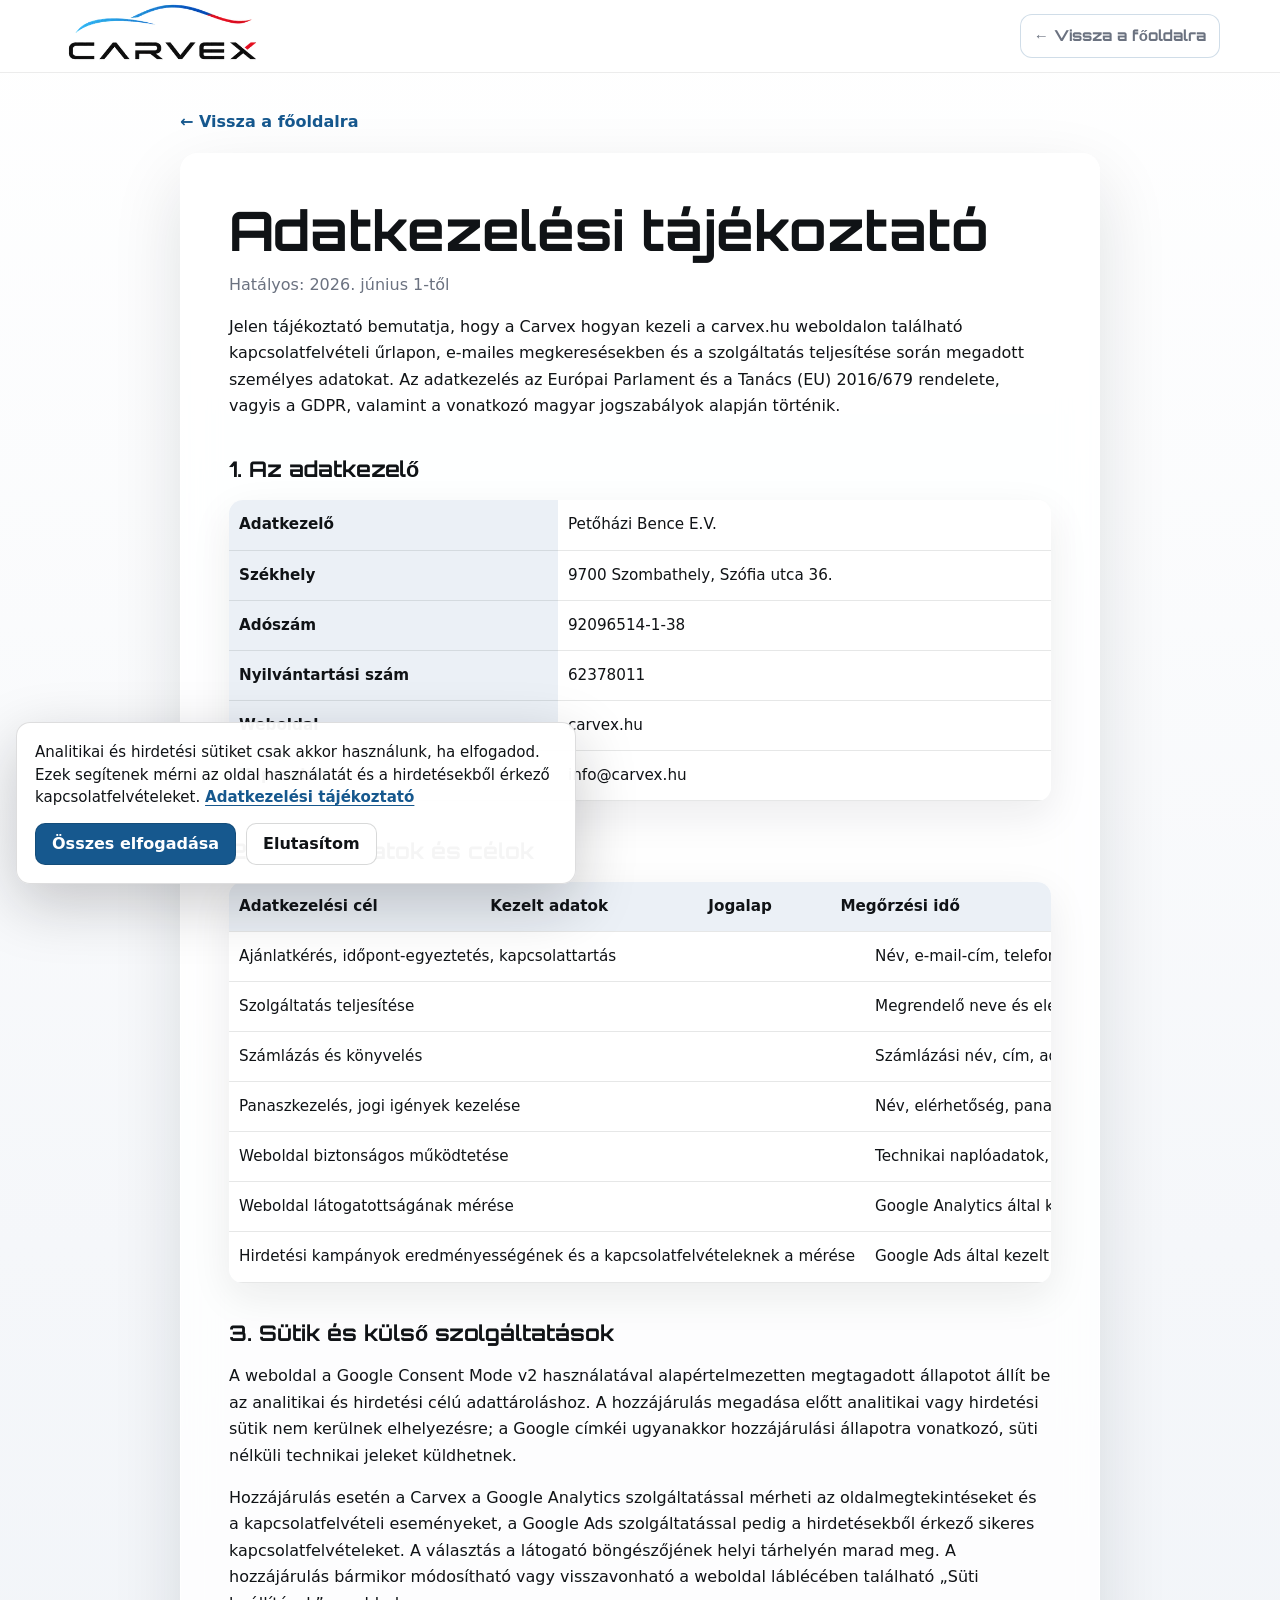
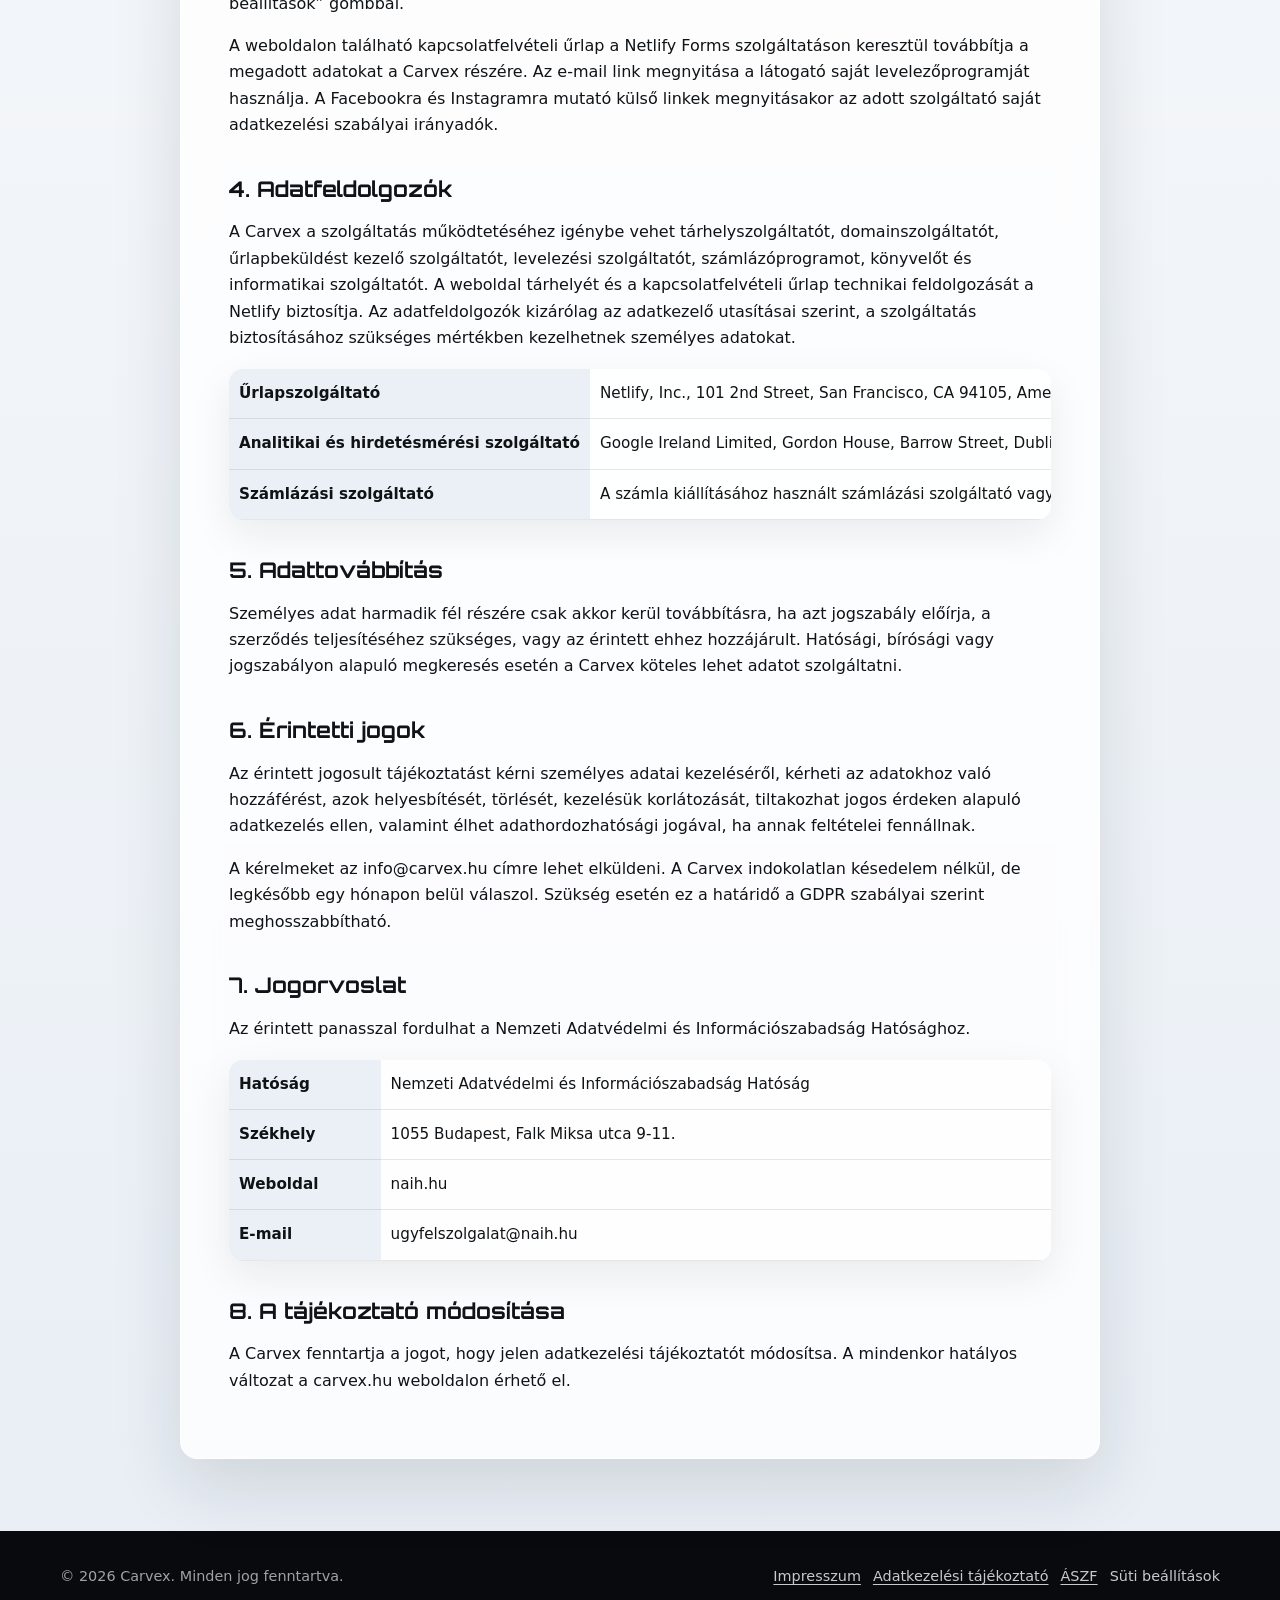
<file: adatkezelesi-tajekoztato.html>
<!doctype html>
<html lang="hu">
<head>
  <!-- Google Consent Mode v2 -->
  <script>
    window.dataLayer = window.dataLayer || [];
    window.gtag = window.gtag || function(){window.dataLayer.push(arguments);};
    window.gtag('consent', 'default', {
      ad_storage: 'denied',
      ad_user_data: 'denied',
      ad_personalization: 'denied',
      analytics_storage: 'denied',
      wait_for_update: 500
    });
    try {
      var storedConsent = window.localStorage.getItem('carvex_measurement_consent_v2');
      if (storedConsent === 'accepted' || storedConsent === 'declined') {
        var consentState = storedConsent === 'accepted' ? 'granted' : 'denied';
        window.gtag('consent', 'update', {
          ad_storage: consentState,
          ad_user_data: consentState,
          ad_personalization: consentState,
          analytics_storage: consentState
        });
        window.carvexConsentState = consentState;
      }
    } catch (error) {}
  </script>
  <!-- End Google Consent Mode v2 -->
  <!-- Google Tag Manager -->
  <script>(function(w,d,s,l,i){w[l]=w[l]||[];w[l].push({'gtm.start':
  new Date().getTime(),event:'gtm.js'});var f=d.getElementsByTagName(s)[0],
  j=d.createElement(s),dl=l!='dataLayer'?'&l='+l:'';j.async=true;j.src=
  'https://www.googletagmanager.com/gtm.js?id='+i+dl;f.parentNode.insertBefore(j,f);
  })(window,document,'script','dataLayer','GTM-TF6K4K5L');</script>
  <!-- End Google Tag Manager -->
  <meta charset="utf-8" />
  <meta name="viewport" content="width=device-width, initial-scale=1" />
  <meta name="robots" content="index,follow" />
  <title>Adatkezelési tájékoztató | Carvex</title>
  <meta name="description" content="A Carvex adatkezelési tájékoztatója a weboldalon, kapcsolatfelvételi űrlapon és szolgáltatás során megadott személyes adatok kezeléséről.">
  <link rel="canonical" href="https://carvex.hu/adatkezelesi-tajekoztato.html">
  <meta property="og:locale" content="hu_HU">
  <meta property="og:type" content="article">
  <meta property="og:site_name" content="Carvex">
  <meta property="og:title" content="Adatkezelési tájékoztató | Carvex">
  <meta property="og:description" content="A Carvex adatkezelési tájékoztatója személyes adatok kezeléséről.">
  <meta property="og:url" content="https://carvex.hu/adatkezelesi-tajekoztato.html">
  <meta property="og:image" content="https://carvex.hu/carvex-logo-transparent.png">
  <meta name="twitter:card" content="summary">
  <link rel="preconnect" href="https://fonts.googleapis.com">
  <link rel="preconnect" href="https://fonts.gstatic.com" crossorigin>
  <link href="https://fonts.googleapis.com/css2?family=Orbitron:wght@500;600;700;800;900&display=swap" rel="stylesheet">
  <link rel="stylesheet" href="analytics-consent.css">
  <link rel="icon" type="image/png" sizes="96x96" href="/favicon-96x96.png">
  <link rel="shortcut icon" href="/favicon.ico">
  <link rel="icon" type="image/png" sizes="48x48" href="/favicon-48x48.png">
  <link rel="icon" type="image/png" sizes="192x192" href="/favicon-192x192.png">
  <link rel="apple-touch-icon" sizes="180x180" href="/apple-touch-icon.png">
  <style>
    :root {
      --brand-black: #080A0D;
      --brand-charcoal: #101316;
      --brand-light-blue: #35A8E0;
      --brand-blue: #16588E;
      --brand-red: #E7222E;
      --brand-white: #FFFFFF;
      --brand-surface: #F5F7FA;
      --brand-muted: #6B7280;
      --font-display: "Orbitron", "Michroma", "Audiowide", "Exo 2", sans-serif;
      --font-body: Inter, ui-sans-serif, system-ui, -apple-system, BlinkMacSystemFont, "Segoe UI", sans-serif;
      --ink: var(--brand-charcoal);
      --muted: var(--brand-muted);
      --paper: var(--brand-surface);
      --white: var(--brand-white);
      --line: rgba(16, 19, 22, 0.1);
      --shadow: 0 28px 70px rgba(20, 25, 30, 0.12);
      --soft-shadow: 0 14px 40px rgba(20, 25, 30, 0.08);
      --glass: rgba(255, 255, 255, 0.72);
    }

    * { box-sizing: border-box; }

    html {
      overflow-x: hidden;
    }

    body {
      margin: 0;
      font-family: var(--font-body);
      color: var(--ink);
      background: linear-gradient(180deg, #ffffff 0%, var(--paper) 38%, #e8eef5 100%);
      line-height: 1.65;
      overflow-x: hidden;
      text-rendering: optimizeLegibility;
      -webkit-font-smoothing: antialiased;
    }

    a {
      color: inherit;
      text-decoration: none;
    }

    picture {
      display: block;
    }

    .topbar {
      position: sticky;
      top: 0;
      z-index: 40;
      border-bottom: 1px solid rgba(16, 19, 22, 0.08);
      background: rgba(255, 255, 255, 0.86);
      backdrop-filter: saturate(170%) blur(24px);
    }

    .nav {
      width: min(1160px, calc(100% - 32px));
      min-height: 72px;
      margin: 0 auto;
      display: flex;
      align-items: center;
      justify-content: space-between;
      gap: 20px;
    }

    .brand {
      display: inline-flex;
      align-items: center;
      color: var(--ink);
    }

    .brand img {
      width: clamp(150px, 18vw, 205px);
      height: auto;
      max-height: 62px;
      object-fit: contain;
    }

    .top-back {
      color: var(--muted);
      font-family: var(--font-display);
      font-weight: 760;
      font-size: 0.94rem;
      padding: 9px 13px;
      border: 1px solid rgba(22, 88, 142, 0.2);
      border-radius: 12px;
      background: rgba(255, 255, 255, 0.55);
    }

    .top-back:hover {
      color: var(--ink);
      border-color: rgba(16, 19, 22, 0.16);
      background: rgba(255, 255, 255, 0.84);
    }

    .legal-shell {
      width: min(920px, calc(100% - 32px));
      margin: 0 auto;
      padding: 36px 0 72px;
    }

    .back-link {
      display: inline-block;
      margin-bottom: 18px;
      color: var(--brand-blue);
      font-weight: 760;
    }

    .back-link:hover {
      color: var(--brand-black);
      text-decoration: underline;
    }

    .legal-card {
      background: rgba(255, 255, 255, 0.8);
      border: 1px solid rgba(255, 255, 255, 0.82);
      border-radius: 18px;
      padding: clamp(24px, 4vw, 48px);
      box-shadow: var(--shadow);
      backdrop-filter: blur(18px);
    }

    h1, h2, h3, p { margin-top: 0; }

    h1 {
      font-size: clamp(2rem, 5vw, 3.4rem);
      line-height: 1.05;
      margin-bottom: 12px;
      letter-spacing: 0;
      font-family: var(--font-display);
    }

    h2 {
      margin-top: 36px;
      font-size: 1.35rem;
      line-height: 1.25;
      letter-spacing: 0;
      font-family: var(--font-display);
    }

    h3 {
      margin-top: 24px;
      font-size: 1.05rem;
    }

    p, li { font-size: 1rem; }
    ul { padding-left: 1.25rem; }

    table {
      width: 100%;
      display: block;
      overflow-x: auto;
      border-collapse: collapse;
      margin: 18px 0;
      font-size: 0.95rem;
      border-radius: 14px;
      overflow: hidden;
      background: rgba(255, 255, 255, 0.65);
      box-shadow: var(--soft-shadow);
    }

    thead,
    tbody {
      display: table;
      width: max-content;
      min-width: 100%;
    }

    th, td {
      text-align: left;
      vertical-align: top;
      border-bottom: 1px solid var(--line);
      padding: 12px 10px;
    }

    th {
      background: rgba(232, 238, 245, 0.86);
      font-weight: 780;
    }

    .muted { color: var(--muted); }

    .notice {
      background: rgba(232, 238, 245, 0.9);
      border-left: 4px solid var(--brand-blue);
      padding: 14px 16px;
      border-radius: 12px;
    }

    .placeholder {
      color: var(--brand-red);
      font-weight: 700;
    }

    footer {
      padding: 34px 0 88px;
      background: var(--brand-black);
      color: rgba(255, 255, 255, 0.62);
      font-size: 0.9rem;
    }

    .footer-inner {
      width: min(1160px, calc(100% - 32px));
      margin: 0 auto;
      display: grid;
      gap: 16px;
    }

    .footer-row {
      display: flex;
      justify-content: space-between;
      align-items: center;
      gap: 16px;
      flex-wrap: wrap;
    }

    .footer-links {
      display: flex;
      flex-wrap: wrap;
      gap: 12px;
    }

    .footer-links a {
      color: rgba(255, 255, 255, 0.78);
      text-decoration: underline;
      text-underline-offset: 3px;
    }

    .footer-links a:hover,
    .footer-links a:focus-visible {
      color: var(--white);
    }

    @media (max-width: 720px) {
      .nav {
        min-height: 64px;
        gap: 12px;
      }

      .brand img {
        width: clamp(126px, 40vw, 150px);
      }

      .top-back {
        min-height: 44px;
        display: inline-flex;
        align-items: center;
        padding: 7px 10px;
        font-size: 0.78rem;
        line-height: 1.2;
        text-align: center;
      }

      .legal-shell {
        width: min(100% - 28px, 680px);
        padding-top: 26px;
      }

      .legal-card {
        padding: 22px 18px;
        border-radius: 16px;
      }

      h1 {
        font-size: clamp(1.74rem, 9vw, 2.35rem);
        line-height: 1.1;
      }

      h2 {
        font-size: 1.16rem;
        line-height: 1.3;
      }

      p,
      li {
        font-size: 0.98rem;
      }

      th,
      td {
        min-width: 150px;
        padding: 11px 10px;
      }
    }
  </style>
</head>
<body>
  <!-- Google Tag Manager (noscript) -->
  <noscript><iframe src="https://www.googletagmanager.com/ns.html?id=GTM-TF6K4K5L"
  height="0" width="0" style="display:none;visibility:hidden"></iframe></noscript>
  <!-- End Google Tag Manager (noscript) -->
  <header class="topbar">
    <div class="nav">
      <a class="brand" href="./" aria-label="Carvex főoldal">
        <picture>
          <source type="image/webp" srcset="carvex-logo-transparent-360.webp 360w, carvex-logo-transparent-720.webp 720w" sizes="(max-width: 720px) 40vw, 205px">
          <img src="carvex-logo-transparent.png" alt="Carvex" width="1155" height="365">
        </picture>
      </a>
      <a class="top-back" href="./">← Vissza a főoldalra</a>
    </div>
  </header>

  <main class="legal-shell">
    <a class="back-link" href="./">← Vissza a főoldalra</a>
    <article class="legal-card">
      <h1>Adatkezelési tájékoztató</h1>
      <p class="muted">Hatályos: 2026. június 1-től</p>

      <p>Jelen tájékoztató bemutatja, hogy a Carvex hogyan kezeli a carvex.hu weboldalon található kapcsolatfelvételi űrlapon, e-mailes megkeresésekben és a szolgáltatás teljesítése során megadott személyes adatokat. Az adatkezelés az Európai Parlament és a Tanács (EU) 2016/679 rendelete, vagyis a GDPR, valamint a vonatkozó magyar jogszabályok alapján történik.</p>

      <h2>1. Az adatkezelő</h2>
      <table>
        <tbody>
          <tr>
            <th>Adatkezelő</th>
            <td>Petőházi Bence E.V.</td>
          </tr>
          <tr>
            <th>Székhely</th>
            <td>9700 Szombathely, Szófia utca 36.</td>
          </tr>
          <tr>
            <th>Adószám</th>
            <td>92096514-1-38</td>
          </tr>
          <tr>
            <th>Nyilvántartási szám</th>
            <td>62378011</td>
          </tr>
          <tr>
            <th>Weboldal</th>
            <td>carvex.hu</td>
          </tr>
          <tr>
            <th>Kapcsolat</th>
            <td><a href="mailto:info@carvex.hu">info@carvex.hu</a></td>
          </tr>
        </tbody>
      </table>

      <h2>2. Kezelt adatok és célok</h2>
      <table>
        <thead>
          <tr>
            <th>Adatkezelési cél</th>
            <th>Kezelt adatok</th>
            <th>Jogalap</th>
            <th>Megőrzési idő</th>
          </tr>
        </thead>
        <tbody>
          <tr>
            <td>Ajánlatkérés, időpont-egyeztetés, kapcsolattartás</td>
            <td>Név, e-mail-cím, telefonszám, üzenet tartalma, hirdetés linkje, választott csomag, gépjárműre, helyszínre és kívánt időpontra vonatkozó adatok.</td>
            <td>GDPR 6. cikk (1) b) pont: szerződés előkészítése; illetve jogos érdek a megkeresések kezelése.</td>
            <td>A megkeresés lezárásától számított legfeljebb 1 év, illetve szerződéskötés esetén a szerződéses iratok megőrzési ideje.</td>
          </tr>
          <tr>
            <td>Szolgáltatás teljesítése</td>
            <td>Megrendelő neve és elérhetőségei, vizsgálat helye és ideje, gépjármű adatai, eladóval kapcsolatos, megrendelő által megadott kapcsolati adatok, átvizsgálási megállapítások.</td>
            <td>GDPR 6. cikk (1) b) pont: szerződés teljesítése.</td>
            <td>A teljesítéstől számított 5 évig, polgári jogi igények elévüléséhez igazodva.</td>
          </tr>
          <tr>
            <td>Számlázás és könyvelés</td>
            <td>Számlázási név, cím, adószám, fizetési adatok, számlatartalom.</td>
            <td>GDPR 6. cikk (1) c) pont: jogi kötelezettség teljesítése.</td>
            <td>A számviteli jogszabályok szerinti 8 év.</td>
          </tr>
          <tr>
            <td>Panaszkezelés, jogi igények kezelése</td>
            <td>Név, elérhetőség, panasz vagy igény tartalma, kapcsolódó dokumentumok.</td>
            <td>GDPR 6. cikk (1) c) és f) pont: jogi kötelezettség, illetve jogos érdek.</td>
            <td>A panasz lezárásától vagy az igény elévülésétől függően legfeljebb 5 év.</td>
          </tr>
          <tr>
            <td>Weboldal biztonságos működtetése</td>
            <td>Technikai naplóadatok, például IP-cím, böngészőadatok, látogatás ideje, kért fájlok.</td>
            <td>GDPR 6. cikk (1) f) pont: a weboldal biztonságos működtetéséhez fűződő jogos érdek.</td>
            <td>Általában legfeljebb 30 nap, kivéve biztonsági incidens kivizsgálása esetén.</td>
          </tr>
          <tr>
            <td>Weboldal látogatottságának mérése</td>
            <td>Google Analytics által kezelt analitikai adatok, például oldalmegtekintések, kattintási események, eszköz- és böngészőadatok, hozzávetőleges földrajzi adatok.</td>
            <td>GDPR 6. cikk (1) a) pont: az érintett hozzájárulása.</td>
            <td>A Google Analytics beállításai szerinti megőrzési idő, illetve a hozzájárulás visszavonásáig.</td>
          </tr>
          <tr>
            <td>Hirdetési kampányok eredményességének és a kapcsolatfelvételeknek a mérése</td>
            <td>Google Ads által kezelt konverziós adatok, például a hirdetésből érkező látogatás, a sikeres kapcsolatfelvétel, eszköz- és böngészőadatok, valamint hirdetési kattintásazonosítók.</td>
            <td>GDPR 6. cikk (1) a) pont: az érintett hozzájárulása.</td>
            <td>A Google Ads beállításai szerinti megőrzési idő, illetve a hozzájárulás visszavonásáig.</td>
          </tr>
        </tbody>
      </table>

      <h2>3. Sütik és külső szolgáltatások</h2>
      <p>A weboldal a Google Consent Mode v2 használatával alapértelmezetten megtagadott állapotot állít be az analitikai és hirdetési célú adattároláshoz. A hozzájárulás megadása előtt analitikai vagy hirdetési sütik nem kerülnek elhelyezésre; a Google címkéi ugyanakkor hozzájárulási állapotra vonatkozó, süti nélküli technikai jeleket küldhetnek.</p>
      <p>Hozzájárulás esetén a Carvex a Google Analytics szolgáltatással mérheti az oldalmegtekintéseket és a kapcsolatfelvételi eseményeket, a Google Ads szolgáltatással pedig a hirdetésekből érkező sikeres kapcsolatfelvételeket. A választás a látogató böngészőjének helyi tárhelyén marad meg. A hozzájárulás bármikor módosítható vagy visszavonható a weboldal láblécében található „Süti beállítások” gombbal.</p>
      <p>A weboldalon található kapcsolatfelvételi űrlap a Netlify Forms szolgáltatáson keresztül továbbítja a megadott adatokat a Carvex részére. Az e-mail link megnyitása a látogató saját levelezőprogramját használja. A Facebookra és Instagramra mutató külső linkek megnyitásakor az adott szolgáltató saját adatkezelési szabályai irányadók.</p>

      <h2>4. Adatfeldolgozók</h2>
      <p>A Carvex a szolgáltatás működtetéséhez igénybe vehet tárhelyszolgáltatót, domainszolgáltatót, űrlapbeküldést kezelő szolgáltatót, levelezési szolgáltatót, számlázóprogramot, könyvelőt és informatikai szolgáltatót. A weboldal tárhelyét és a kapcsolatfelvételi űrlap technikai feldolgozását a Netlify biztosítja. Az adatfeldolgozók kizárólag az adatkezelő utasításai szerint, a szolgáltatás biztosításához szükséges mértékben kezelhetnek személyes adatokat.</p>
      <table>
        <tbody>
          <tr>
            <th>Űrlapszolgáltató</th>
            <td>Netlify, Inc., 101 2nd Street, San Francisco, CA 94105, Amerikai Egyesült Államok</td>
          </tr>
          <tr>
            <th>Analitikai és hirdetésmérési szolgáltató</th>
            <td>Google Ireland Limited, Gordon House, Barrow Street, Dublin 4, Írország – Google Analytics, Google Ads és Google Tag Manager. <a href="https://policies.google.com/privacy" target="_blank" rel="noopener">Google adatvédelmi irányelvek</a></td>
          </tr>
          <tr>
            <th>Számlázási szolgáltató</th>
            <td>A számla kiállításához használt számlázási szolgáltató vagy számlázóprogram adatai a kiállított számlán szerepelnek.</td>
          </tr>
        </tbody>
      </table>

      <h2>5. Adattovábbítás</h2>
      <p>Személyes adat harmadik fél részére csak akkor kerül továbbításra, ha azt jogszabály előírja, a szerződés teljesítéséhez szükséges, vagy az érintett ehhez hozzájárult. Hatósági, bírósági vagy jogszabályon alapuló megkeresés esetén a Carvex köteles lehet adatot szolgáltatni.</p>

      <h2>6. Érintetti jogok</h2>
      <p>Az érintett jogosult tájékoztatást kérni személyes adatai kezeléséről, kérheti az adatokhoz való hozzáférést, azok helyesbítését, törlését, kezelésük korlátozását, tiltakozhat jogos érdeken alapuló adatkezelés ellen, valamint élhet adathordozhatósági jogával, ha annak feltételei fennállnak.</p>
      <p>A kérelmeket az <a href="mailto:info@carvex.hu">info@carvex.hu</a> címre lehet elküldeni. A Carvex indokolatlan késedelem nélkül, de legkésőbb egy hónapon belül válaszol. Szükség esetén ez a határidő a GDPR szabályai szerint meghosszabbítható.</p>

      <h2>7. Jogorvoslat</h2>
      <p>Az érintett panasszal fordulhat a Nemzeti Adatvédelmi és Információszabadság Hatósághoz.</p>
      <table>
        <tbody>
          <tr>
            <th>Hatóság</th>
            <td>Nemzeti Adatvédelmi és Információszabadság Hatóság</td>
          </tr>
          <tr>
            <th>Székhely</th>
            <td>1055 Budapest, Falk Miksa utca 9-11.</td>
          </tr>
          <tr>
            <th>Weboldal</th>
            <td><a href="https://www.naih.hu/" target="_blank" rel="noopener">naih.hu</a></td>
          </tr>
          <tr>
            <th>E-mail</th>
            <td><a href="mailto:ugyfelszolgalat@naih.hu">ugyfelszolgalat@naih.hu</a></td>
          </tr>
        </tbody>
      </table>

      <h2>8. A tájékoztató módosítása</h2>
      <p>A Carvex fenntartja a jogot, hogy jelen adatkezelési tájékoztatót módosítsa. A mindenkor hatályos változat a carvex.hu weboldalon érhető el.</p>
    </article>
  </main>

  <footer>
    <div class="footer-inner">
      <div class="footer-row">
        <span>© 2026 Carvex. Minden jog fenntartva.</span>
        <nav class="footer-links" aria-label="Jogi információk">
          <a href="./impresszum.html">Impresszum</a>
          <a href="./adatkezelesi-tajekoztato.html">Adatkezelési tájékoztató</a>
          <a href="./aszf.html">ÁSZF</a>
        </nav>
      </div>
    </div>
  </footer>
  <script src="analytics-consent.js" defer></script>
</body>
</html>
</file>
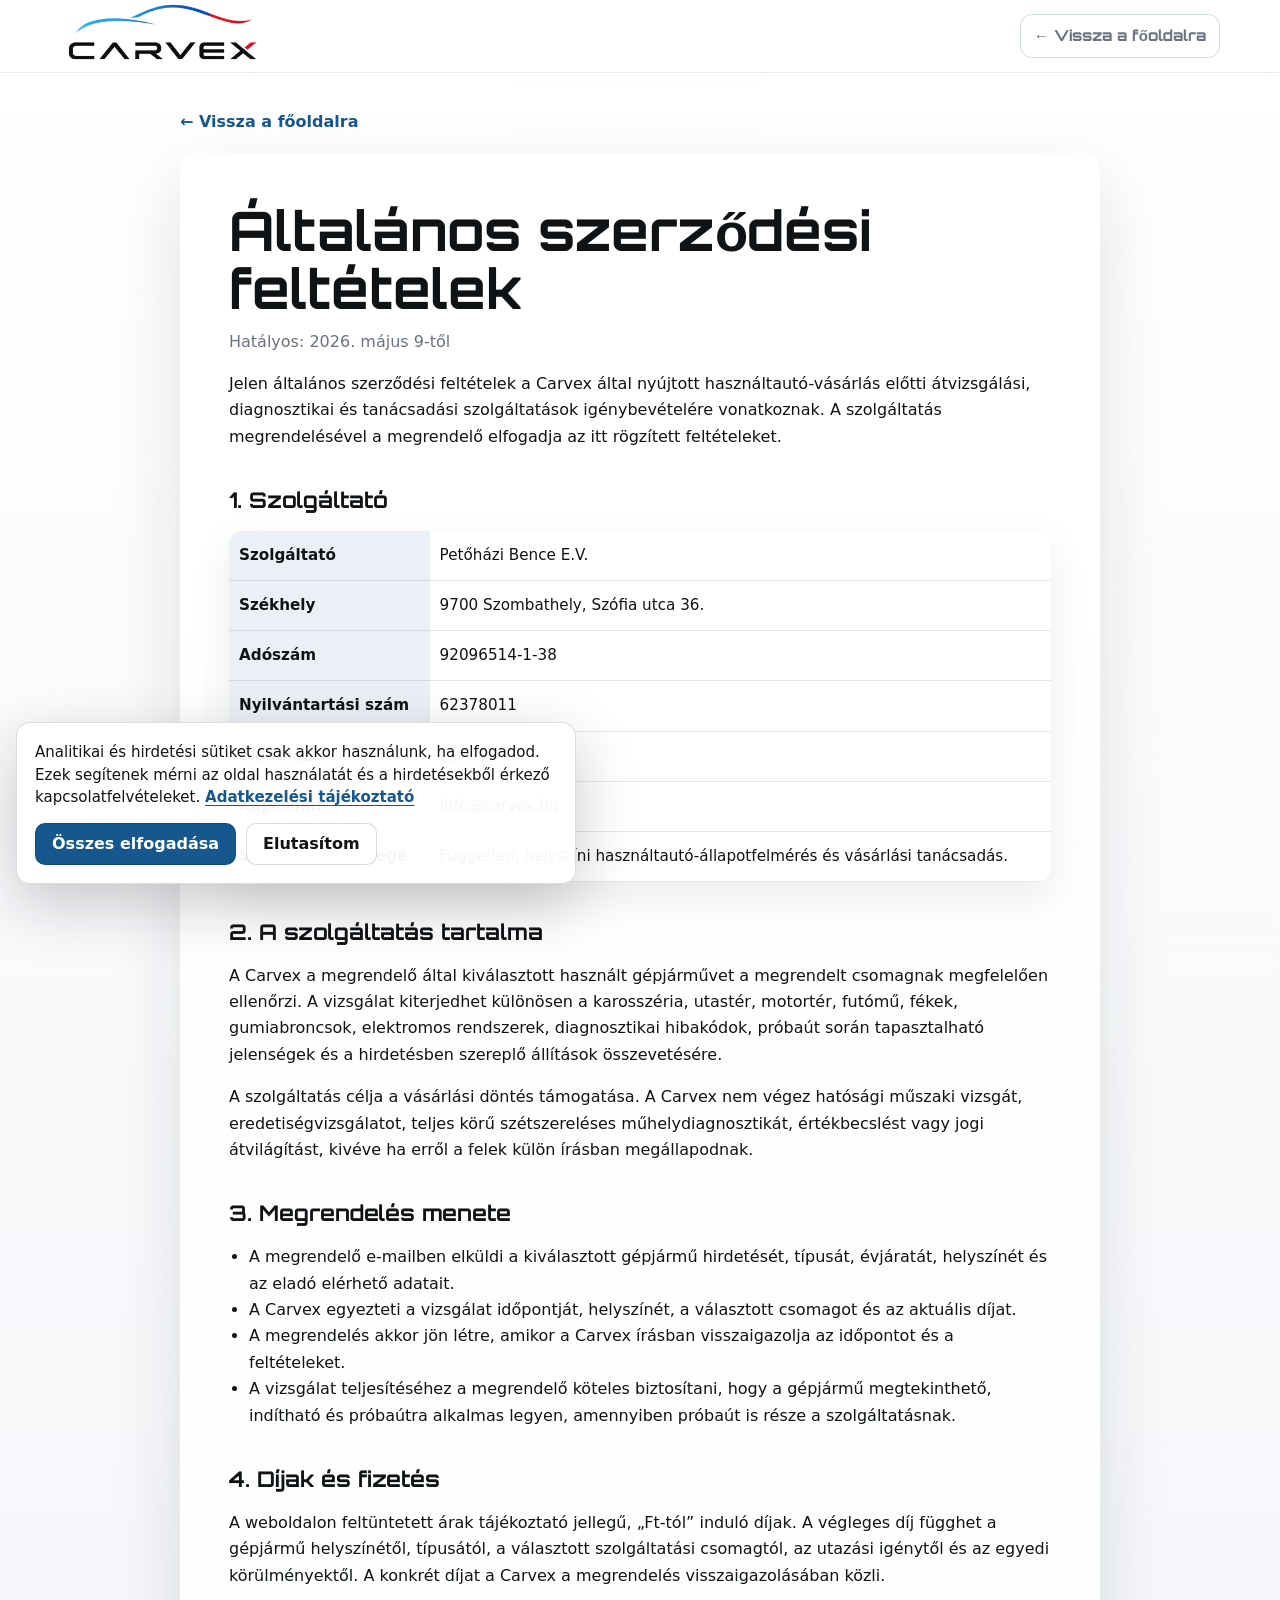
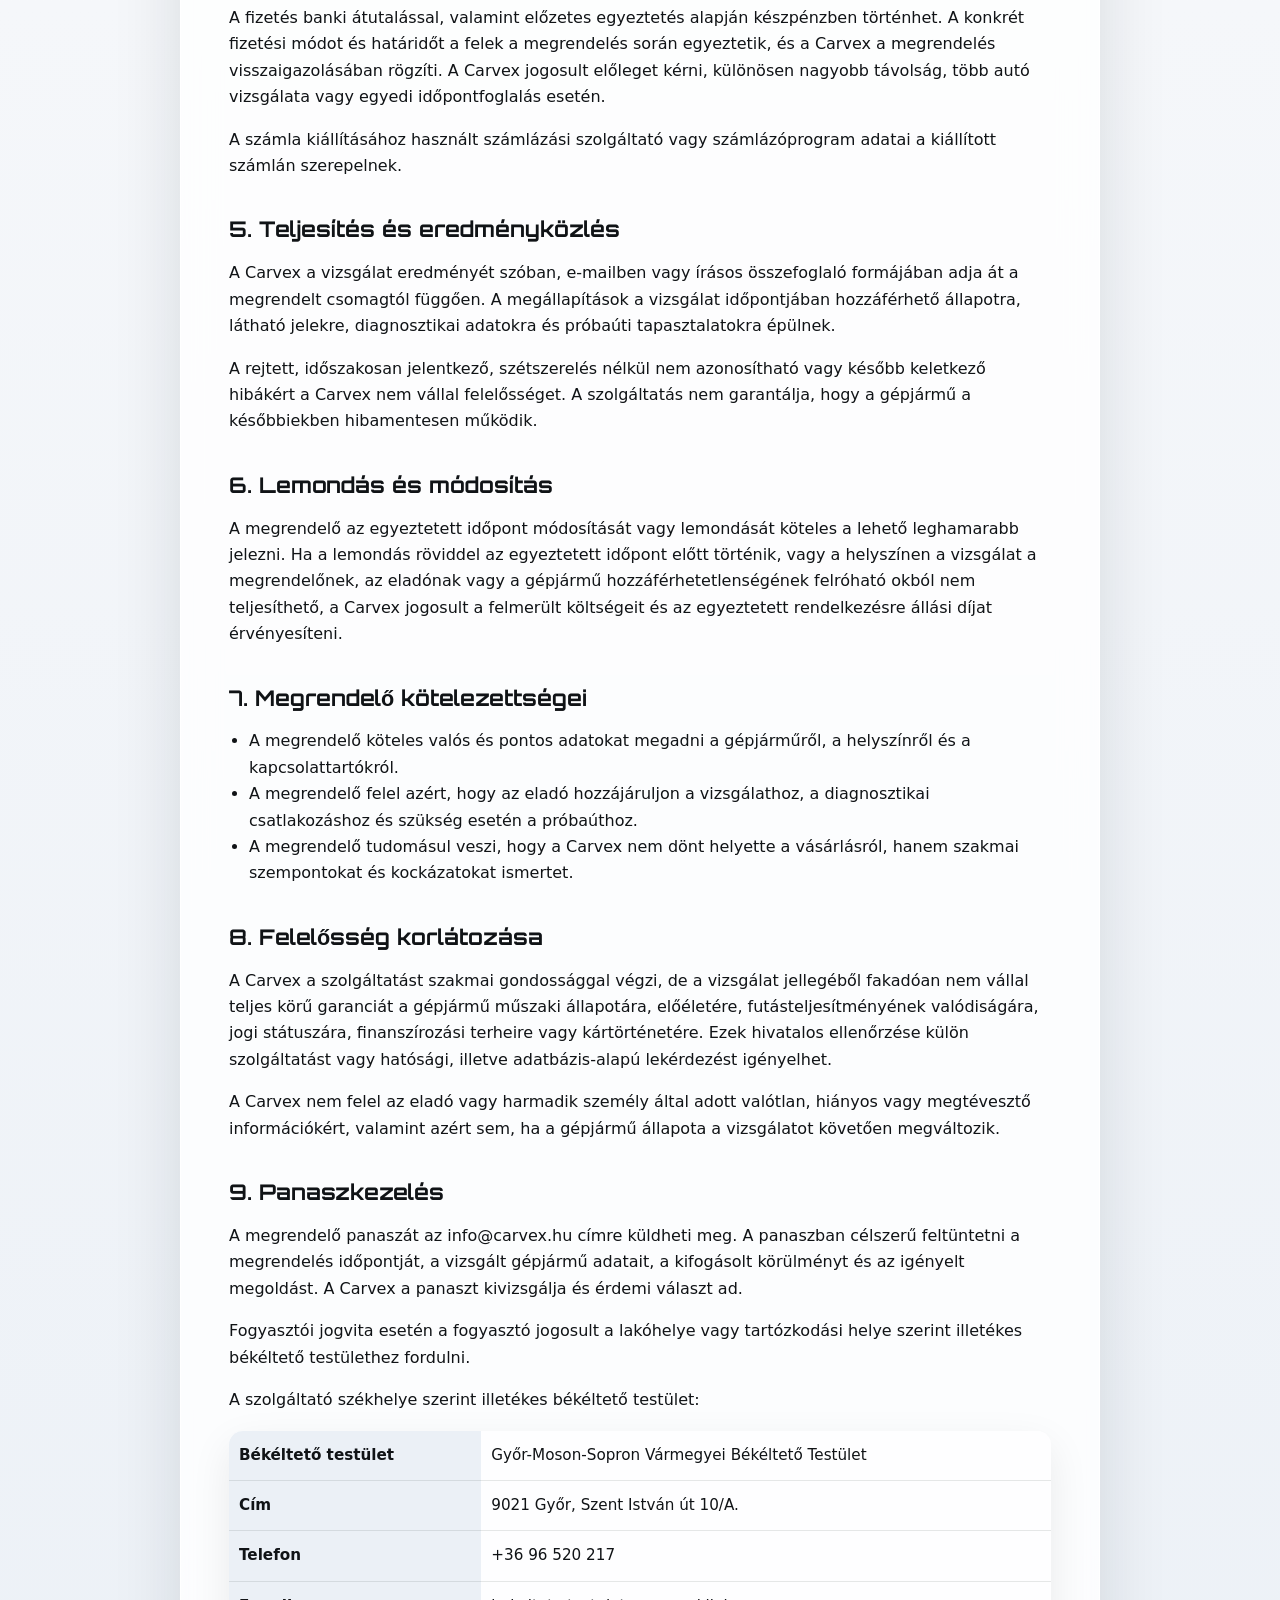
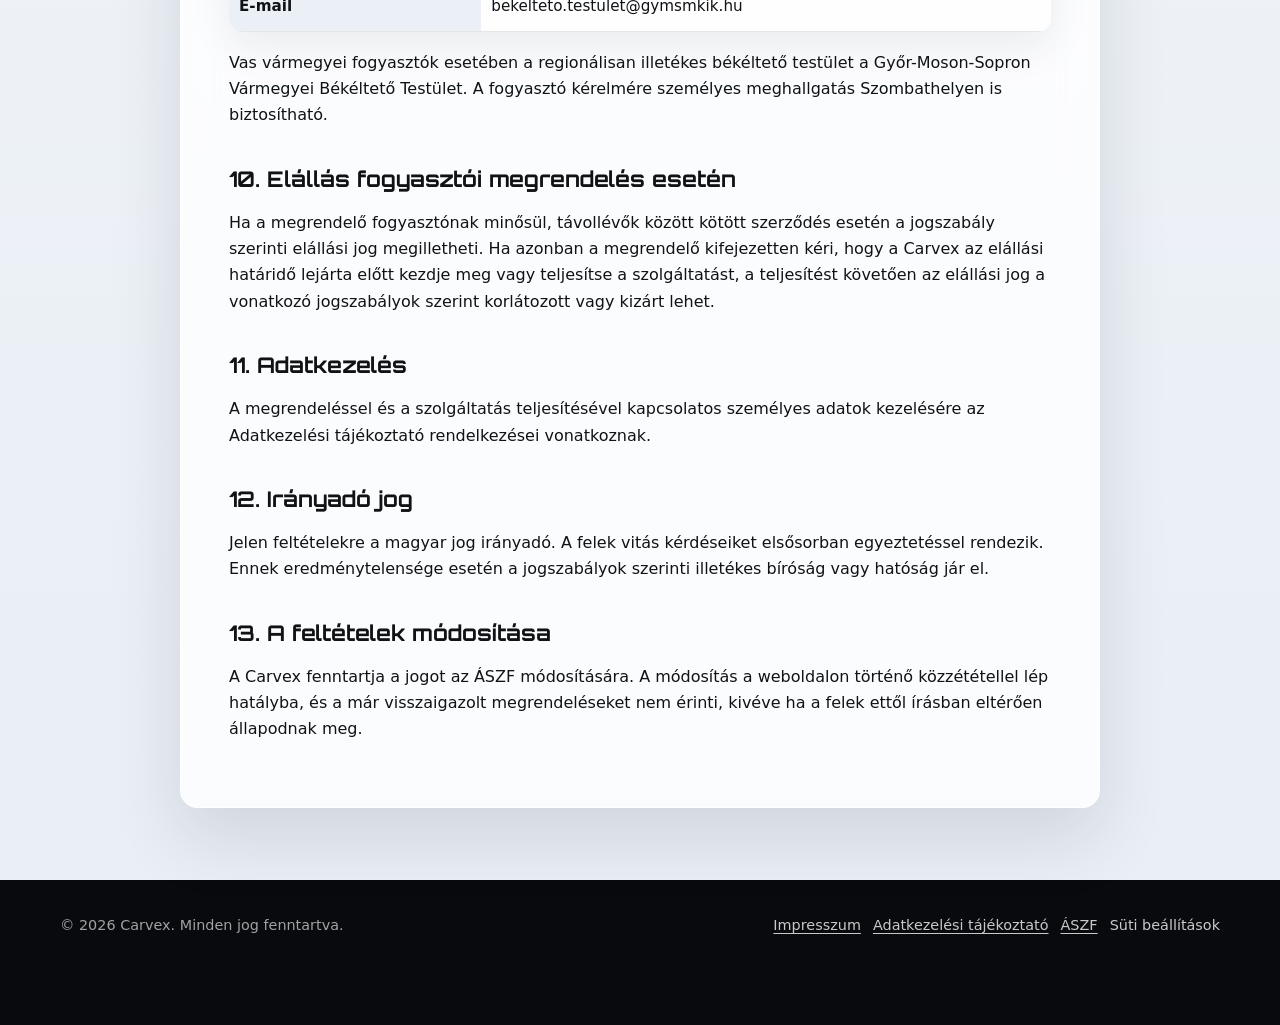
<file: aszf.html>
<!doctype html>
<html lang="hu">
<head>
  <!-- Google Consent Mode v2 -->
  <script>
    window.dataLayer = window.dataLayer || [];
    window.gtag = window.gtag || function(){window.dataLayer.push(arguments);};
    window.gtag('consent', 'default', {
      ad_storage: 'denied',
      ad_user_data: 'denied',
      ad_personalization: 'denied',
      analytics_storage: 'denied',
      wait_for_update: 500
    });
    try {
      var storedConsent = window.localStorage.getItem('carvex_measurement_consent_v2');
      if (storedConsent === 'accepted' || storedConsent === 'declined') {
        var consentState = storedConsent === 'accepted' ? 'granted' : 'denied';
        window.gtag('consent', 'update', {
          ad_storage: consentState,
          ad_user_data: consentState,
          ad_personalization: consentState,
          analytics_storage: consentState
        });
        window.carvexConsentState = consentState;
      }
    } catch (error) {}
  </script>
  <!-- End Google Consent Mode v2 -->
  <!-- Google Tag Manager -->
  <script>(function(w,d,s,l,i){w[l]=w[l]||[];w[l].push({'gtm.start':
  new Date().getTime(),event:'gtm.js'});var f=d.getElementsByTagName(s)[0],
  j=d.createElement(s),dl=l!='dataLayer'?'&l='+l:'';j.async=true;j.src=
  'https://www.googletagmanager.com/gtm.js?id='+i+dl;f.parentNode.insertBefore(j,f);
  })(window,document,'script','dataLayer','GTM-TF6K4K5L');</script>
  <!-- End Google Tag Manager -->
  <meta charset="utf-8" />
  <meta name="viewport" content="width=device-width, initial-scale=1" />
  <meta name="robots" content="index,follow" />
  <title>ÁSZF | Carvex</title>
  <meta name="description" content="A Carvex használtautó-vásárlás előtti átvizsgálási, diagnosztikai és tanácsadási szolgáltatásainak általános szerződési feltételei.">
  <link rel="canonical" href="https://carvex.hu/aszf.html">
  <meta property="og:locale" content="hu_HU">
  <meta property="og:type" content="article">
  <meta property="og:site_name" content="Carvex">
  <meta property="og:title" content="ÁSZF | Carvex">
  <meta property="og:description" content="A Carvex átvizsgálási és tanácsadási szolgáltatásainak általános szerződési feltételei.">
  <meta property="og:url" content="https://carvex.hu/aszf.html">
  <meta property="og:image" content="https://carvex.hu/carvex-logo-transparent.png">
  <meta name="twitter:card" content="summary">
  <link rel="preconnect" href="https://fonts.googleapis.com">
  <link rel="preconnect" href="https://fonts.gstatic.com" crossorigin>
  <link href="https://fonts.googleapis.com/css2?family=Orbitron:wght@500;600;700;800;900&display=swap" rel="stylesheet">
  <link rel="stylesheet" href="analytics-consent.css">
  <link rel="icon" type="image/png" sizes="96x96" href="/favicon-96x96.png">
  <link rel="shortcut icon" href="/favicon.ico">
  <link rel="icon" type="image/png" sizes="48x48" href="/favicon-48x48.png">
  <link rel="icon" type="image/png" sizes="192x192" href="/favicon-192x192.png">
  <link rel="apple-touch-icon" sizes="180x180" href="/apple-touch-icon.png">
  <style>
    :root {
      --brand-black: #080A0D;
      --brand-charcoal: #101316;
      --brand-light-blue: #35A8E0;
      --brand-blue: #16588E;
      --brand-red: #E7222E;
      --brand-white: #FFFFFF;
      --brand-surface: #F5F7FA;
      --brand-muted: #6B7280;
      --font-display: "Orbitron", "Michroma", "Audiowide", "Exo 2", sans-serif;
      --font-body: Inter, ui-sans-serif, system-ui, -apple-system, BlinkMacSystemFont, "Segoe UI", sans-serif;
      --ink: var(--brand-charcoal);
      --muted: var(--brand-muted);
      --paper: var(--brand-surface);
      --white: var(--brand-white);
      --line: rgba(16, 19, 22, 0.1);
      --shadow: 0 28px 70px rgba(20, 25, 30, 0.12);
      --soft-shadow: 0 14px 40px rgba(20, 25, 30, 0.08);
      --glass: rgba(255, 255, 255, 0.72);
    }

    * { box-sizing: border-box; }

    html {
      overflow-x: hidden;
    }

    body {
      margin: 0;
      font-family: var(--font-body);
      color: var(--ink);
      background: linear-gradient(180deg, #ffffff 0%, var(--paper) 38%, #e8eef5 100%);
      line-height: 1.65;
      overflow-x: hidden;
      text-rendering: optimizeLegibility;
      -webkit-font-smoothing: antialiased;
    }

    a {
      color: inherit;
      text-decoration: none;
    }

    picture {
      display: block;
    }

    .topbar {
      position: sticky;
      top: 0;
      z-index: 40;
      border-bottom: 1px solid rgba(16, 19, 22, 0.08);
      background: rgba(255, 255, 255, 0.86);
      backdrop-filter: saturate(170%) blur(24px);
    }

    .nav {
      width: min(1160px, calc(100% - 32px));
      min-height: 72px;
      margin: 0 auto;
      display: flex;
      align-items: center;
      justify-content: space-between;
      gap: 20px;
    }

    .brand {
      display: inline-flex;
      align-items: center;
      color: var(--ink);
    }

    .brand img {
      width: clamp(150px, 18vw, 205px);
      height: auto;
      max-height: 62px;
      object-fit: contain;
    }

    .top-back {
      color: var(--muted);
      font-family: var(--font-display);
      font-weight: 760;
      font-size: 0.94rem;
      padding: 9px 13px;
      border: 1px solid rgba(22, 88, 142, 0.2);
      border-radius: 12px;
      background: rgba(255, 255, 255, 0.55);
    }

    .top-back:hover {
      color: var(--ink);
      border-color: rgba(16, 19, 22, 0.16);
      background: rgba(255, 255, 255, 0.84);
    }

    .legal-shell {
      width: min(920px, calc(100% - 32px));
      margin: 0 auto;
      padding: 36px 0 72px;
    }

    .back-link {
      display: inline-block;
      margin-bottom: 18px;
      color: var(--brand-blue);
      font-weight: 760;
    }

    .back-link:hover {
      color: var(--brand-black);
      text-decoration: underline;
    }

    .legal-card {
      background: rgba(255, 255, 255, 0.8);
      border: 1px solid rgba(255, 255, 255, 0.82);
      border-radius: 18px;
      padding: clamp(24px, 4vw, 48px);
      box-shadow: var(--shadow);
      backdrop-filter: blur(18px);
    }

    h1, h2, h3, p { margin-top: 0; }

    h1 {
      font-size: clamp(2rem, 5vw, 3.4rem);
      line-height: 1.05;
      margin-bottom: 12px;
      letter-spacing: 0;
      font-family: var(--font-display);
    }

    h2 {
      margin-top: 36px;
      font-size: 1.35rem;
      line-height: 1.25;
      letter-spacing: 0;
      font-family: var(--font-display);
    }

    h3 {
      margin-top: 24px;
      font-size: 1.05rem;
    }

    p, li { font-size: 1rem; }
    ul { padding-left: 1.25rem; }

    table {
      width: 100%;
      display: block;
      overflow-x: auto;
      border-collapse: collapse;
      margin: 18px 0;
      font-size: 0.95rem;
      border-radius: 14px;
      overflow: hidden;
      background: rgba(255, 255, 255, 0.65);
      box-shadow: var(--soft-shadow);
    }

    thead,
    tbody {
      display: table;
      width: max-content;
      min-width: 100%;
    }

    th, td {
      text-align: left;
      vertical-align: top;
      border-bottom: 1px solid var(--line);
      padding: 12px 10px;
    }

    th {
      background: rgba(232, 238, 245, 0.86);
      font-weight: 780;
    }

    .muted { color: var(--muted); }

    .notice {
      background: rgba(232, 238, 245, 0.9);
      border-left: 4px solid var(--brand-blue);
      padding: 14px 16px;
      border-radius: 12px;
    }

    .placeholder {
      color: var(--brand-red);
      font-weight: 700;
    }

    footer {
      padding: 34px 0 88px;
      background: var(--brand-black);
      color: rgba(255, 255, 255, 0.62);
      font-size: 0.9rem;
    }

    .footer-inner {
      width: min(1160px, calc(100% - 32px));
      margin: 0 auto;
      display: grid;
      gap: 16px;
    }

    .footer-row {
      display: flex;
      justify-content: space-between;
      align-items: center;
      gap: 16px;
      flex-wrap: wrap;
    }

    .footer-links {
      display: flex;
      flex-wrap: wrap;
      gap: 12px;
    }

    .footer-links a {
      color: rgba(255, 255, 255, 0.78);
      text-decoration: underline;
      text-underline-offset: 3px;
    }

    .footer-links a:hover,
    .footer-links a:focus-visible {
      color: var(--white);
    }

    @media (max-width: 720px) {
      .nav {
        min-height: 64px;
        gap: 12px;
      }

      .brand img {
        width: clamp(126px, 40vw, 150px);
      }

      .top-back {
        min-height: 44px;
        display: inline-flex;
        align-items: center;
        padding: 7px 10px;
        font-size: 0.78rem;
        line-height: 1.2;
        text-align: center;
      }

      .legal-shell {
        width: min(100% - 28px, 680px);
        padding-top: 26px;
      }

      .legal-card {
        padding: 22px 18px;
        border-radius: 16px;
      }

      h1 {
        font-size: clamp(1.74rem, 9vw, 2.35rem);
        line-height: 1.1;
      }

      h2 {
        font-size: 1.16rem;
        line-height: 1.3;
      }

      p,
      li {
        font-size: 0.98rem;
      }

      th,
      td {
        min-width: 150px;
        padding: 11px 10px;
      }
    }
  </style>
</head>
<body>
  <!-- Google Tag Manager (noscript) -->
  <noscript><iframe src="https://www.googletagmanager.com/ns.html?id=GTM-TF6K4K5L"
  height="0" width="0" style="display:none;visibility:hidden"></iframe></noscript>
  <!-- End Google Tag Manager (noscript) -->
  <header class="topbar">
    <div class="nav">
      <a class="brand" href="./" aria-label="Carvex főoldal">
        <picture>
          <source type="image/webp" srcset="carvex-logo-transparent-360.webp 360w, carvex-logo-transparent-720.webp 720w" sizes="(max-width: 720px) 40vw, 205px">
          <img src="carvex-logo-transparent.png" alt="Carvex" width="1155" height="365">
        </picture>
      </a>
      <a class="top-back" href="./">← Vissza a főoldalra</a>
    </div>
  </header>

  <main class="legal-shell">
    <a class="back-link" href="./">← Vissza a főoldalra</a>
    <article class="legal-card">
      <h1>Általános szerződési feltételek</h1>
      <p class="muted">Hatályos: 2026. május 9-től</p>

      <p>Jelen általános szerződési feltételek a Carvex által nyújtott használtautó-vásárlás előtti átvizsgálási, diagnosztikai és tanácsadási szolgáltatások igénybevételére vonatkoznak. A szolgáltatás megrendelésével a megrendelő elfogadja az itt rögzített feltételeket.</p>

      <h2>1. Szolgáltató</h2>
      <table>
        <tbody>
          <tr>
            <th>Szolgáltató</th>
            <td>Petőházi Bence E.V.</td>
          </tr>
          <tr>
            <th>Székhely</th>
            <td>9700 Szombathely, Szófia utca 36.</td>
          </tr>
          <tr>
            <th>Adószám</th>
            <td>92096514-1-38</td>
          </tr>
          <tr>
            <th>Nyilvántartási szám</th>
            <td>62378011</td>
          </tr>
          <tr>
            <th>Weboldal</th>
            <td>carvex.hu</td>
          </tr>
          <tr>
            <th>Kapcsolat</th>
            <td><a href="mailto:info@carvex.hu">info@carvex.hu</a></td>
          </tr>
          <tr>
            <th>Szolgáltatás jellege</th>
            <td>Független, helyszíni használtautó-állapotfelmérés és vásárlási tanácsadás.</td>
          </tr>
        </tbody>
      </table>

      <h2>2. A szolgáltatás tartalma</h2>
      <p>A Carvex a megrendelő által kiválasztott használt gépjárművet a megrendelt csomagnak megfelelően ellenőrzi. A vizsgálat kiterjedhet különösen a karosszéria, utastér, motortér, futómű, fékek, gumiabroncsok, elektromos rendszerek, diagnosztikai hibakódok, próbaút során tapasztalható jelenségek és a hirdetésben szereplő állítások összevetésére.</p>
      <p>A szolgáltatás célja a vásárlási döntés támogatása. A Carvex nem végez hatósági műszaki vizsgát, eredetiségvizsgálatot, teljes körű szétszereléses műhelydiagnosztikát, értékbecslést vagy jogi átvilágítást, kivéve ha erről a felek külön írásban megállapodnak.</p>

      <h2>3. Megrendelés menete</h2>
      <ul>
        <li>A megrendelő e-mailben elküldi a kiválasztott gépjármű hirdetését, típusát, évjáratát, helyszínét és az eladó elérhető adatait.</li>
        <li>A Carvex egyezteti a vizsgálat időpontját, helyszínét, a választott csomagot és az aktuális díjat.</li>
        <li>A megrendelés akkor jön létre, amikor a Carvex írásban visszaigazolja az időpontot és a feltételeket.</li>
        <li>A vizsgálat teljesítéséhez a megrendelő köteles biztosítani, hogy a gépjármű megtekinthető, indítható és próbaútra alkalmas legyen, amennyiben próbaút is része a szolgáltatásnak.</li>
      </ul>

      <h2>4. Díjak és fizetés</h2>
      <p>A weboldalon feltüntetett árak tájékoztató jellegű, „Ft-tól” induló díjak. A végleges díj függhet a gépjármű helyszínétől, típusától, a választott szolgáltatási csomagtól, az utazási igénytől és az egyedi körülményektől. A konkrét díjat a Carvex a megrendelés visszaigazolásában közli.</p>
      <p>A fizetés banki átutalással, valamint előzetes egyeztetés alapján készpénzben történhet. A konkrét fizetési módot és határidőt a felek a megrendelés során egyeztetik, és a Carvex a megrendelés visszaigazolásában rögzíti. A Carvex jogosult előleget kérni, különösen nagyobb távolság, több autó vizsgálata vagy egyedi időpontfoglalás esetén.</p>
      <p>A számla kiállításához használt számlázási szolgáltató vagy számlázóprogram adatai a kiállított számlán szerepelnek.</p>

      <h2>5. Teljesítés és eredményközlés</h2>
      <p>A Carvex a vizsgálat eredményét szóban, e-mailben vagy írásos összefoglaló formájában adja át a megrendelt csomagtól függően. A megállapítások a vizsgálat időpontjában hozzáférhető állapotra, látható jelekre, diagnosztikai adatokra és próbaúti tapasztalatokra épülnek.</p>
      <p>A rejtett, időszakosan jelentkező, szétszerelés nélkül nem azonosítható vagy később keletkező hibákért a Carvex nem vállal felelősséget. A szolgáltatás nem garantálja, hogy a gépjármű a későbbiekben hibamentesen működik.</p>

      <h2>6. Lemondás és módosítás</h2>
      <p>A megrendelő az egyeztetett időpont módosítását vagy lemondását köteles a lehető leghamarabb jelezni. Ha a lemondás röviddel az egyeztetett időpont előtt történik, vagy a helyszínen a vizsgálat a megrendelőnek, az eladónak vagy a gépjármű hozzáférhetetlenségének felróható okból nem teljesíthető, a Carvex jogosult a felmerült költségeit és az egyeztetett rendelkezésre állási díjat érvényesíteni.</p>

      <h2>7. Megrendelő kötelezettségei</h2>
      <ul>
        <li>A megrendelő köteles valós és pontos adatokat megadni a gépjárműről, a helyszínről és a kapcsolattartókról.</li>
        <li>A megrendelő felel azért, hogy az eladó hozzájáruljon a vizsgálathoz, a diagnosztikai csatlakozáshoz és szükség esetén a próbaúthoz.</li>
        <li>A megrendelő tudomásul veszi, hogy a Carvex nem dönt helyette a vásárlásról, hanem szakmai szempontokat és kockázatokat ismertet.</li>
      </ul>

      <h2>8. Felelősség korlátozása</h2>
      <p>A Carvex a szolgáltatást szakmai gondossággal végzi, de a vizsgálat jellegéből fakadóan nem vállal teljes körű garanciát a gépjármű műszaki állapotára, előéletére, futásteljesítményének valódiságára, jogi státuszára, finanszírozási terheire vagy kártörténetére. Ezek hivatalos ellenőrzése külön szolgáltatást vagy hatósági, illetve adatbázis-alapú lekérdezést igényelhet.</p>
      <p>A Carvex nem felel az eladó vagy harmadik személy által adott valótlan, hiányos vagy megtévesztő információkért, valamint azért sem, ha a gépjármű állapota a vizsgálatot követően megváltozik.</p>

      <h2>9. Panaszkezelés</h2>
      <p>A megrendelő panaszát az <a href="mailto:info@carvex.hu">info@carvex.hu</a> címre küldheti meg. A panaszban célszerű feltüntetni a megrendelés időpontját, a vizsgált gépjármű adatait, a kifogásolt körülményt és az igényelt megoldást. A Carvex a panaszt kivizsgálja és érdemi választ ad.</p>
      <p>Fogyasztói jogvita esetén a fogyasztó jogosult a lakóhelye vagy tartózkodási helye szerint illetékes békéltető testülethez fordulni.</p>
      <p>A szolgáltató székhelye szerint illetékes békéltető testület:</p>
      <table>
        <tbody>
          <tr>
            <th>Békéltető testület</th>
            <td>Győr-Moson-Sopron Vármegyei Békéltető Testület</td>
          </tr>
          <tr>
            <th>Cím</th>
            <td>9021 Győr, Szent István út 10/A.</td>
          </tr>
          <tr>
            <th>Telefon</th>
            <td><a href="tel:+3696520217">+36 96 520 217</a></td>
          </tr>
          <tr>
            <th>E-mail</th>
            <td><a href="mailto:bekelteto.testulet@gymsmkik.hu">bekelteto.testulet@gymsmkik.hu</a></td>
          </tr>
        </tbody>
      </table>
      <p>Vas vármegyei fogyasztók esetében a regionálisan illetékes békéltető testület a Győr-Moson-Sopron Vármegyei Békéltető Testület. A fogyasztó kérelmére személyes meghallgatás Szombathelyen is biztosítható.</p>

      <h2>10. Elállás fogyasztói megrendelés esetén</h2>
      <p>Ha a megrendelő fogyasztónak minősül, távollévők között kötött szerződés esetén a jogszabály szerinti elállási jog megilletheti. Ha azonban a megrendelő kifejezetten kéri, hogy a Carvex az elállási határidő lejárta előtt kezdje meg vagy teljesítse a szolgáltatást, a teljesítést követően az elállási jog a vonatkozó jogszabályok szerint korlátozott vagy kizárt lehet.</p>

      <h2>11. Adatkezelés</h2>
      <p>A megrendeléssel és a szolgáltatás teljesítésével kapcsolatos személyes adatok kezelésére az <a href="./adatkezelesi-tajekoztato.html">Adatkezelési tájékoztató</a> rendelkezései vonatkoznak.</p>

      <h2>12. Irányadó jog</h2>
      <p>Jelen feltételekre a magyar jog irányadó. A felek vitás kérdéseiket elsősorban egyeztetéssel rendezik. Ennek eredménytelensége esetén a jogszabályok szerinti illetékes bíróság vagy hatóság jár el.</p>

      <h2>13. A feltételek módosítása</h2>
      <p>A Carvex fenntartja a jogot az ÁSZF módosítására. A módosítás a weboldalon történő közzététellel lép hatályba, és a már visszaigazolt megrendeléseket nem érinti, kivéve ha a felek ettől írásban eltérően állapodnak meg.</p>
    </article>
  </main>

  <footer>
    <div class="footer-inner">
      <div class="footer-row">
        <span>© 2026 Carvex. Minden jog fenntartva.</span>
        <nav class="footer-links" aria-label="Jogi információk">
          <a href="./impresszum.html">Impresszum</a>
          <a href="./adatkezelesi-tajekoztato.html">Adatkezelési tájékoztató</a>
          <a href="./aszf.html">ÁSZF</a>
        </nav>
      </div>
    </div>
  </footer>
  <script src="analytics-consent.js" defer></script>
</body>
</html>
</file>
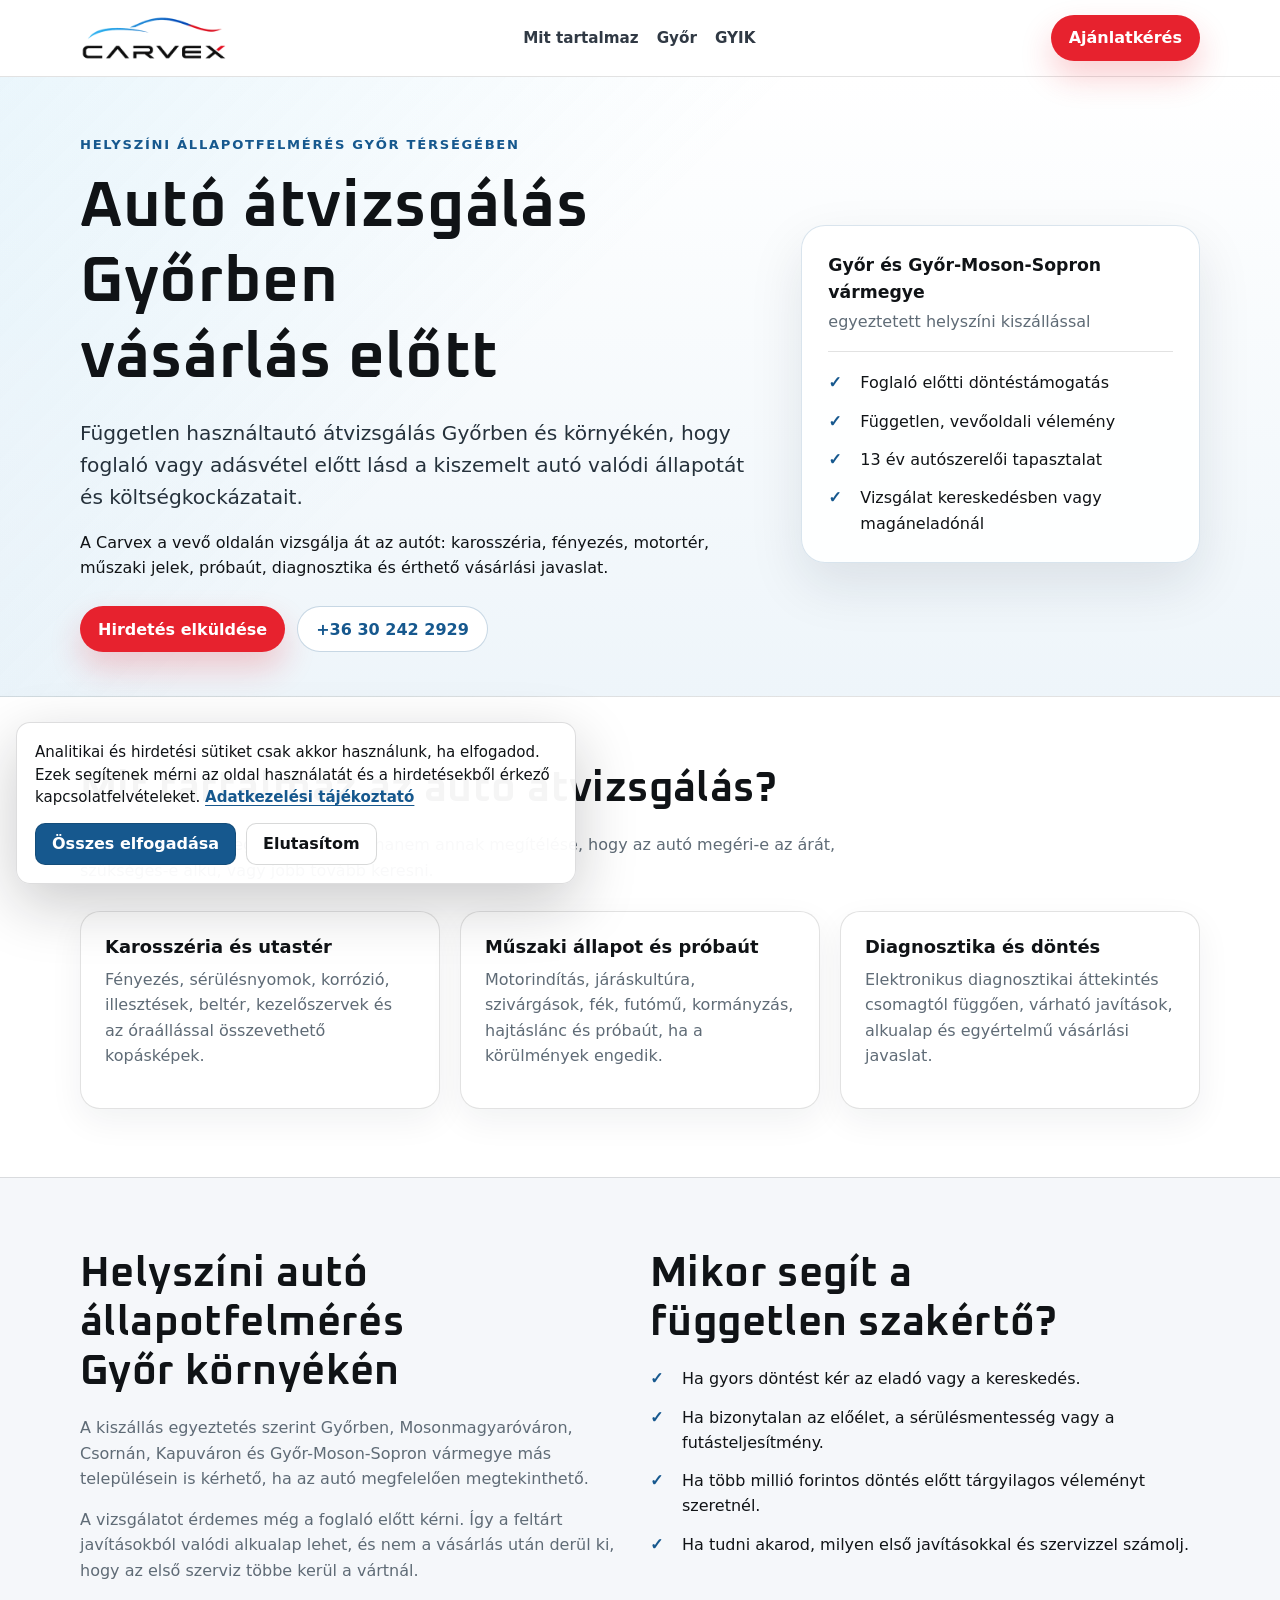
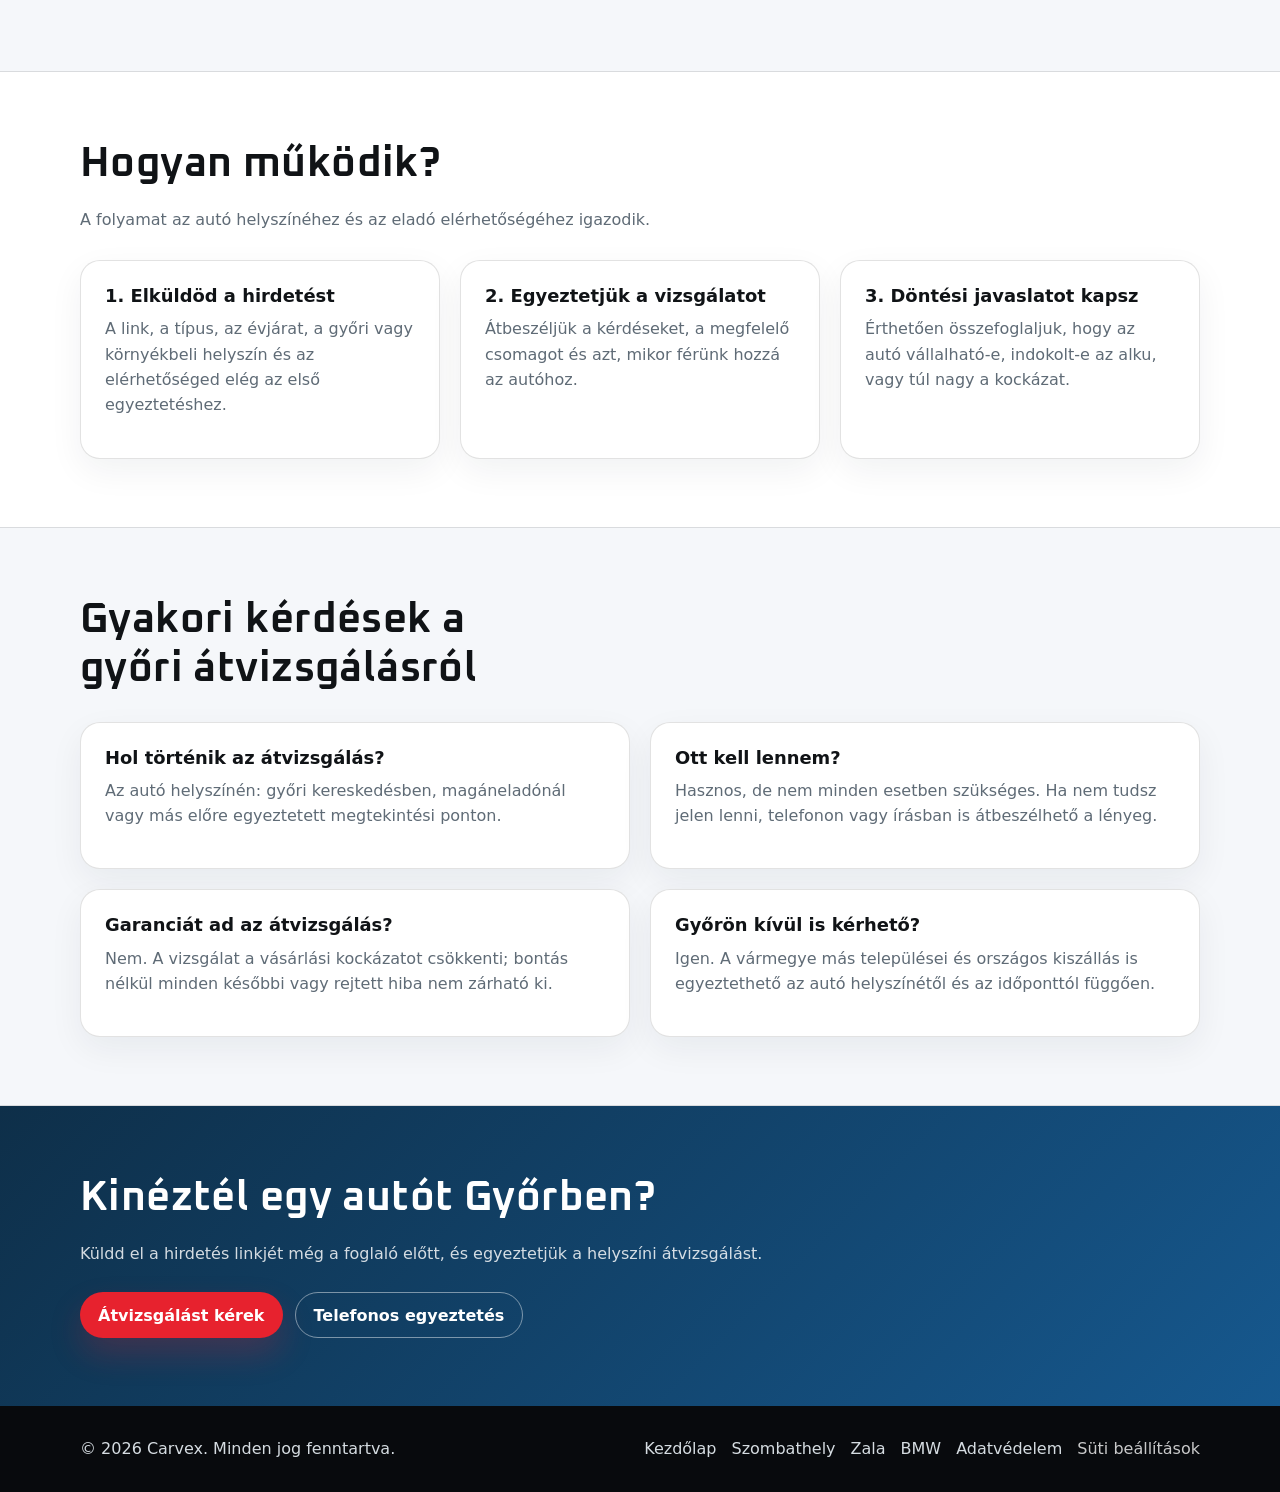
<file: auto-atvizsgalas-gyor.html>
<!doctype html>
<html lang="hu">
<head>
  <script>
    window.dataLayer=window.dataLayer||[];window.gtag=window.gtag||function(){window.dataLayer.push(arguments)};
    window.gtag('consent','default',{ad_storage:'denied',ad_user_data:'denied',ad_personalization:'denied',analytics_storage:'denied',wait_for_update:500});
    try{var c=localStorage.getItem('carvex_measurement_consent_v2');if(c==='accepted'||c==='declined'){var s=c==='accepted'?'granted':'denied';window.gtag('consent','update',{ad_storage:s,ad_user_data:s,ad_personalization:s,analytics_storage:s});window.carvexConsentState=s}}catch(e){}
  </script>
  <script>(function(w,d,s,l,i){w[l]=w[l]||[];w[l].push({'gtm.start':new Date().getTime(),event:'gtm.js'});var f=d.getElementsByTagName(s)[0],j=d.createElement(s),dl=l!='dataLayer'?'&l='+l:'';j.async=true;j.src='https://www.googletagmanager.com/gtm.js?id='+i+dl;f.parentNode.insertBefore(j,f)})(window,document,'script','dataLayer','GTM-TF6K4K5L');</script>
  <meta charset="utf-8">
  <meta name="viewport" content="width=device-width,initial-scale=1">
  <meta name="robots" content="index,follow">
  <title>Autó átvizsgálás Győr | Carvex</title>
  <meta name="description" content="Helyszíni autó átvizsgálás Győrben vásárlás előtt: független állapotfelmérés, diagnosztika, próbaút és érthető szakvélemény foglaló előtt.">
  <link rel="canonical" href="https://carvex.hu/auto-atvizsgalas-gyor.html">
  <meta property="og:locale" content="hu_HU"><meta property="og:type" content="website"><meta property="og:site_name" content="Carvex">
  <meta property="og:title" content="Autó átvizsgálás Győr | Carvex"><meta property="og:description" content="Vásárlás előtti helyszíni autó átvizsgálás Győrben és Győr-Moson-Sopron vármegyében."><meta property="og:url" content="https://carvex.hu/auto-atvizsgalas-gyor.html"><meta property="og:image" content="https://carvex.hu/carvex-logo-transparent-720.webp">
  <meta name="twitter:card" content="summary_large_image">
  <link rel="preconnect" href="https://fonts.googleapis.com"><link rel="preconnect" href="https://fonts.gstatic.com" crossorigin><link href="https://fonts.googleapis.com/css2?family=Oxanium:wght@600..800&display=swap" rel="stylesheet">
  <link rel="stylesheet" href="seo-landing.css"><link rel="stylesheet" href="analytics-consent.css">
  <link rel="icon" href="/favicon.ico"><link rel="apple-touch-icon" sizes="180x180" href="/apple-touch-icon.png">
  <script type="application/ld+json">{"@context":"https://schema.org","@graph":[{"@type":"BreadcrumbList","itemListElement":[{"@type":"ListItem","position":1,"name":"Carvex","item":"https://carvex.hu/"},{"@type":"ListItem","position":2,"name":"Autó átvizsgálás Győr","item":"https://carvex.hu/auto-atvizsgalas-gyor.html"}]},{"@type":"Service","name":"Autó átvizsgálás Győrben vásárlás előtt","serviceType":"Helyszíni használtautó átvizsgálás","provider":{"@type":"LocalBusiness","name":"Carvex","url":"https://carvex.hu/","telephone":"+36302422929","email":"info@carvex.hu"},"areaServed":["Győr","Győr-Moson-Sopron vármegye","Mosonmagyaróvár","Csorna","Kapuvár"],"description":"Független, helyszíni autó átvizsgálás Győrben és környékén használt autó vásárlása előtt."},{"@type":"FAQPage","mainEntity":[{"@type":"Question","name":"Hol történik az autó átvizsgálás Győrben?","acceptedAnswer":{"@type":"Answer","text":"Az átvizsgálás egyeztetett helyszínen, a kereskedésben, a magáneladónál vagy az autó megtekintési helyén történik."}},{"@type":"Question","name":"Mikor érdemes átvizsgáltatni az autót?","acceptedAnswer":{"@type":"Answer","text":"Még a foglaló és az adásvételi szerződés előtt, amikor a feltárt hibák alapján lehet alkudni vagy másik autót választani."}},{"@type":"Question","name":"Győrön kívül is kérhető kiszállás?","acceptedAnswer":{"@type":"Answer","text":"Igen, Győr-Moson-Sopron vármegye más településeire és országosan is kérhető kiszállás előzetes egyeztetéssel."}}]}]}</script>
</head>
<body>
  <noscript><iframe src="https://www.googletagmanager.com/ns.html?id=GTM-TF6K4K5L" height="0" width="0" style="display:none;visibility:hidden"></iframe></noscript>
  <header class="topbar"><nav class="nav" aria-label="Fő navigáció"><a class="brand" href="./" aria-label="Carvex kezdőlap"><img src="carvex-logo-transparent-720.webp" alt="Carvex" width="720" height="227"></a><div class="nav-links"><a href="#mit-tartalmaz">Mit tartalmaz</a><a href="#gyor">Győr</a><a href="#gyik">GYIK</a></div><a class="button primary" href="./#hirdetes-kuldese">Ajánlatkérés</a></nav></header>
  <main>
    <section class="hero"><div class="container hero-grid"><div><p class="eyebrow">Helyszíni állapotfelmérés Győr térségében</p><h1>Autó átvizsgálás Győrben vásárlás előtt</h1><p class="lead">Független használtautó átvizsgálás Győrben és környékén, hogy foglaló vagy adásvétel előtt lásd a kiszemelt autó valódi állapotát és költségkockázatait.</p><p>A Carvex a vevő oldalán vizsgálja át az autót: karosszéria, fényezés, motortér, műszaki jelek, próbaút, diagnosztika és érthető vásárlási javaslat.</p><div class="hero-actions"><a class="button primary" href="./#hirdetes-kuldese">Hirdetés elküldése</a><a class="button secondary" href="tel:+36302422929">+36 30 242 2929</a></div></div><aside class="signal-panel" aria-label="Győri autó átvizsgálás fő előnyei"><div class="signal-head"><strong>Győr és Győr-Moson-Sopron vármegye</strong><span>egyeztetett helyszíni kiszállással</span></div><ul class="signal-list"><li><span class="tick">✓</span><span>Foglaló előtti döntéstámogatás</span></li><li><span class="tick">✓</span><span>Független, vevőoldali vélemény</span></li><li><span class="tick">✓</span><span>13 év autószerelői tapasztalat</span></li><li><span class="tick">✓</span><span>Vizsgálat kereskedésben vagy magáneladónál</span></li></ul></aside></div></section>
    <section id="mit-tartalmaz"><div class="container"><div class="section-head"><h2>Mit tartalmaz az autó átvizsgálás?</h2><p>A cél nem pusztán egy hibakódlista, hanem annak megítélése, hogy az autó megéri-e az árát, szükséges-e alku, vagy jobb tovább keresni.</p></div><div class="grid-3"><article class="card"><h3>Karosszéria és utastér</h3><p>Fényezés, sérülésnyomok, korrózió, illesztések, beltér, kezelőszervek és az óraállással összevethető kopásképek.</p></article><article class="card"><h3>Műszaki állapot és próbaút</h3><p>Motorindítás, járáskultúra, szivárgások, fék, futómű, kormányzás, hajtáslánc és próbaút, ha a körülmények engedik.</p></article><article class="card"><h3>Diagnosztika és döntés</h3><p>Elektronikus diagnosztikai áttekintés csomagtól függően, várható javítások, alkualap és egyértelmű vásárlási javaslat.</p></article></div></div></section>
    <section id="gyor" class="band"><div class="container grid-2"><div class="content"><h2>Helyszíni autó állapotfelmérés Győr környékén</h2><p>A kiszállás egyeztetés szerint Győrben, Mosonmagyaróváron, Csornán, Kapuváron és Győr-Moson-Sopron vármegye más településein is kérhető, ha az autó megfelelően megtekinthető.</p><p>A vizsgálatot érdemes még a foglaló előtt kérni. Így a feltárt javításokból valódi alkualap lehet, és nem a vásárlás után derül ki, hogy az első szerviz többe kerül a vártnál.</p></div><div class="content"><h2>Mikor segít a független szakértő?</h2><ul class="check-list"><li><span class="tick">✓</span><span>Ha gyors döntést kér az eladó vagy a kereskedés.</span></li><li><span class="tick">✓</span><span>Ha bizonytalan az előélet, a sérülésmentesség vagy a futásteljesítmény.</span></li><li><span class="tick">✓</span><span>Ha több millió forintos döntés előtt tárgyilagos véleményt szeretnél.</span></li><li><span class="tick">✓</span><span>Ha tudni akarod, milyen első javításokkal és szervizzel számolj.</span></li></ul></div></div></section>
    <section><div class="container"><div class="section-head"><h2>Hogyan működik?</h2><p>A folyamat az autó helyszínéhez és az eladó elérhetőségéhez igazodik.</p></div><div class="grid-3"><article class="card"><h3>1. Elküldöd a hirdetést</h3><p>A link, a típus, az évjárat, a győri vagy környékbeli helyszín és az elérhetőséged elég az első egyeztetéshez.</p></article><article class="card"><h3>2. Egyeztetjük a vizsgálatot</h3><p>Átbeszéljük a kérdéseket, a megfelelő csomagot és azt, mikor férünk hozzá az autóhoz.</p></article><article class="card"><h3>3. Döntési javaslatot kapsz</h3><p>Érthetően összefoglaljuk, hogy az autó vállalható-e, indokolt-e az alku, vagy túl nagy a kockázat.</p></article></div></div></section>
    <section id="gyik" class="band"><div class="container"><div class="section-head"><h2>Gyakori kérdések a győri átvizsgálásról</h2></div><div class="grid-2"><article class="faq"><h3>Hol történik az átvizsgálás?</h3><p>Az autó helyszínén: győri kereskedésben, magáneladónál vagy más előre egyeztetett megtekintési ponton.</p></article><article class="faq"><h3>Ott kell lennem?</h3><p>Hasznos, de nem minden esetben szükséges. Ha nem tudsz jelen lenni, telefonon vagy írásban is átbeszélhető a lényeg.</p></article><article class="faq"><h3>Garanciát ad az átvizsgálás?</h3><p>Nem. A vizsgálat a vásárlási kockázatot csökkenti; bontás nélkül minden későbbi vagy rejtett hiba nem zárható ki.</p></article><article class="faq"><h3>Győrön kívül is kérhető?</h3><p>Igen. A vármegye más települései és országos kiszállás is egyeztethető az autó helyszínétől és az időponttól függően.</p></article></div></div></section>
    <section class="cta-band"><div class="container"><h2>Kinéztél egy autót Győrben?</h2><p>Küldd el a hirdetés linkjét még a foglaló előtt, és egyeztetjük a helyszíni átvizsgálást.</p><div class="cta-actions"><a class="button primary" href="./#hirdetes-kuldese">Átvizsgálást kérek</a><a class="button secondary" href="tel:+36302422929">Telefonos egyeztetés</a></div></div></section>
  </main>
  <footer><div class="footer-inner"><div class="footer-row"><span>© 2026 Carvex. Minden jog fenntartva.</span><nav class="footer-links" aria-label="Kapcsolódó oldalak"><a href="./">Kezdőlap</a><a href="./auto-atvizsgalas-szombathely.html">Szombathely</a><a href="./auto-atvizsgalas-zala.html">Zala</a><a href="./bmw-atvizsgalas.html">BMW</a><a href="./adatkezelesi-tajekoztato.html">Adatvédelem</a></nav></div></div></footer>
  <script src="analytics-consent.js" defer></script>
</body>
</html>
</file>
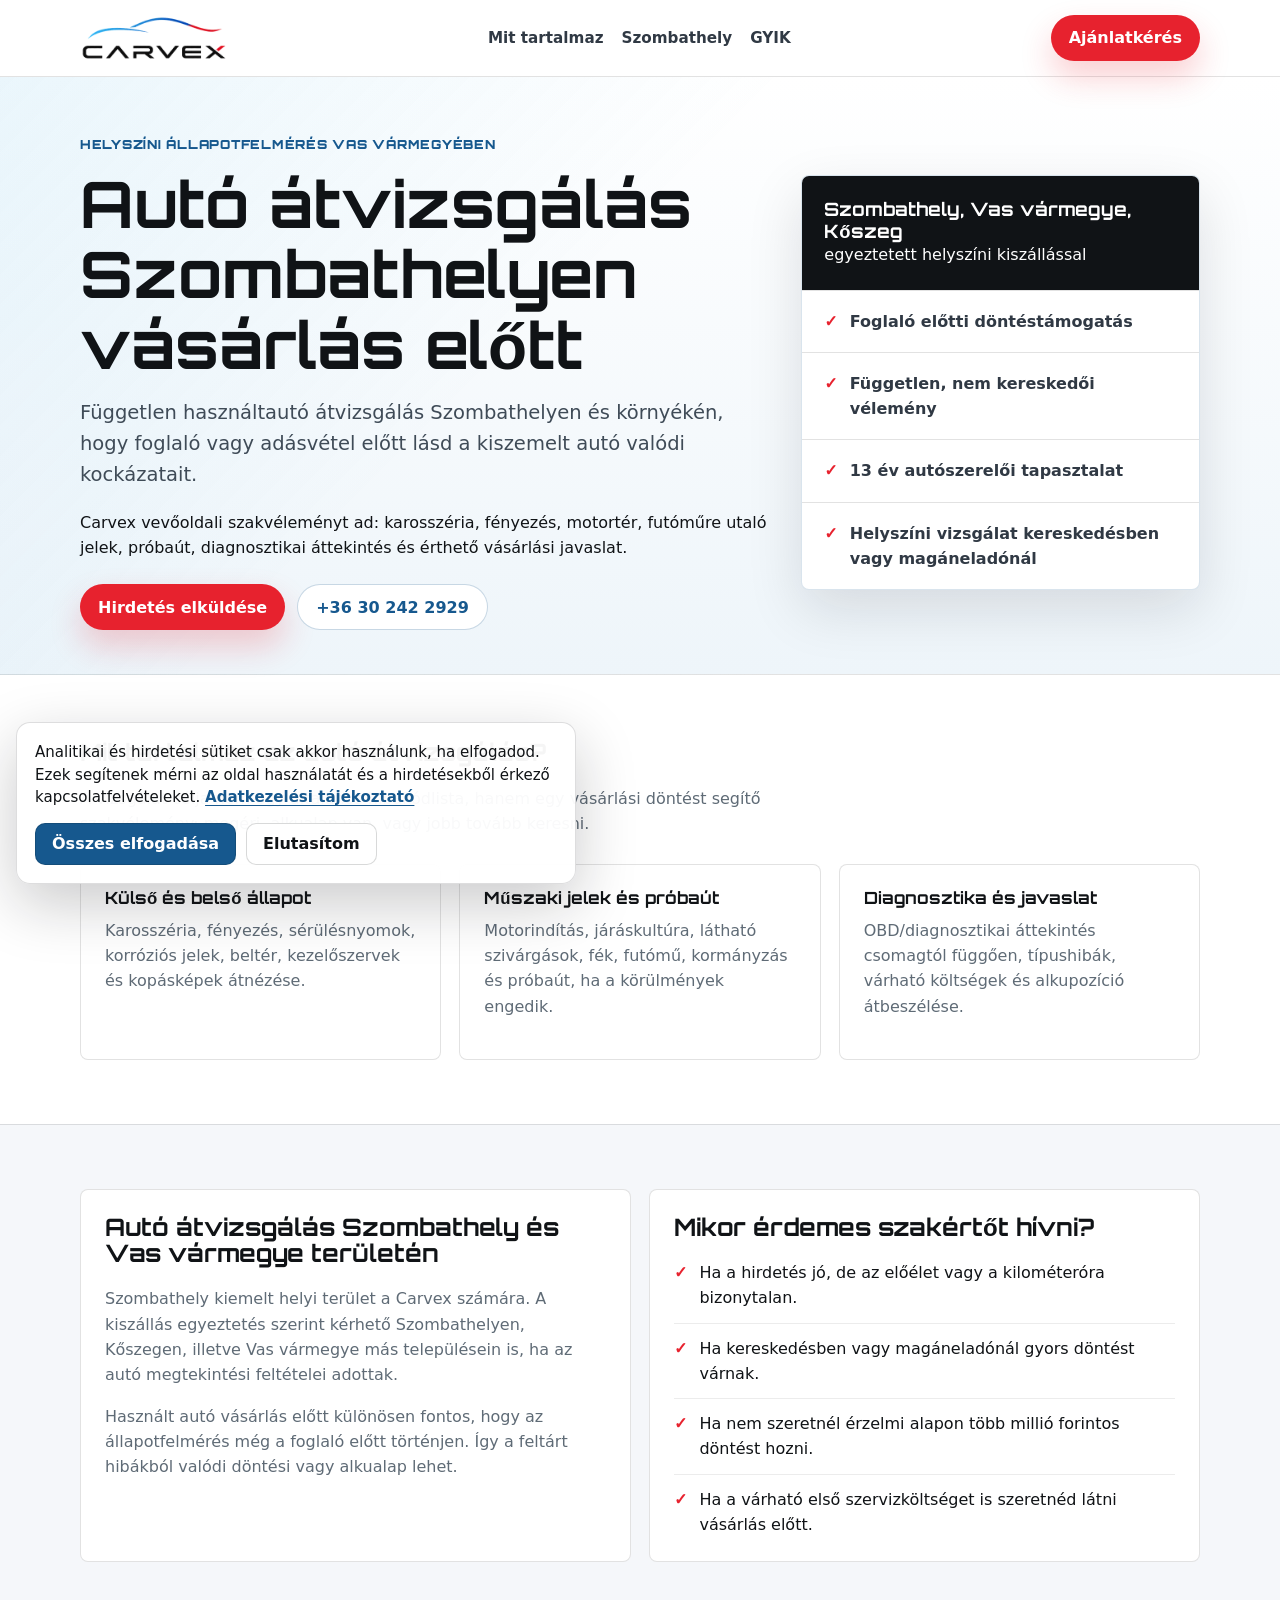
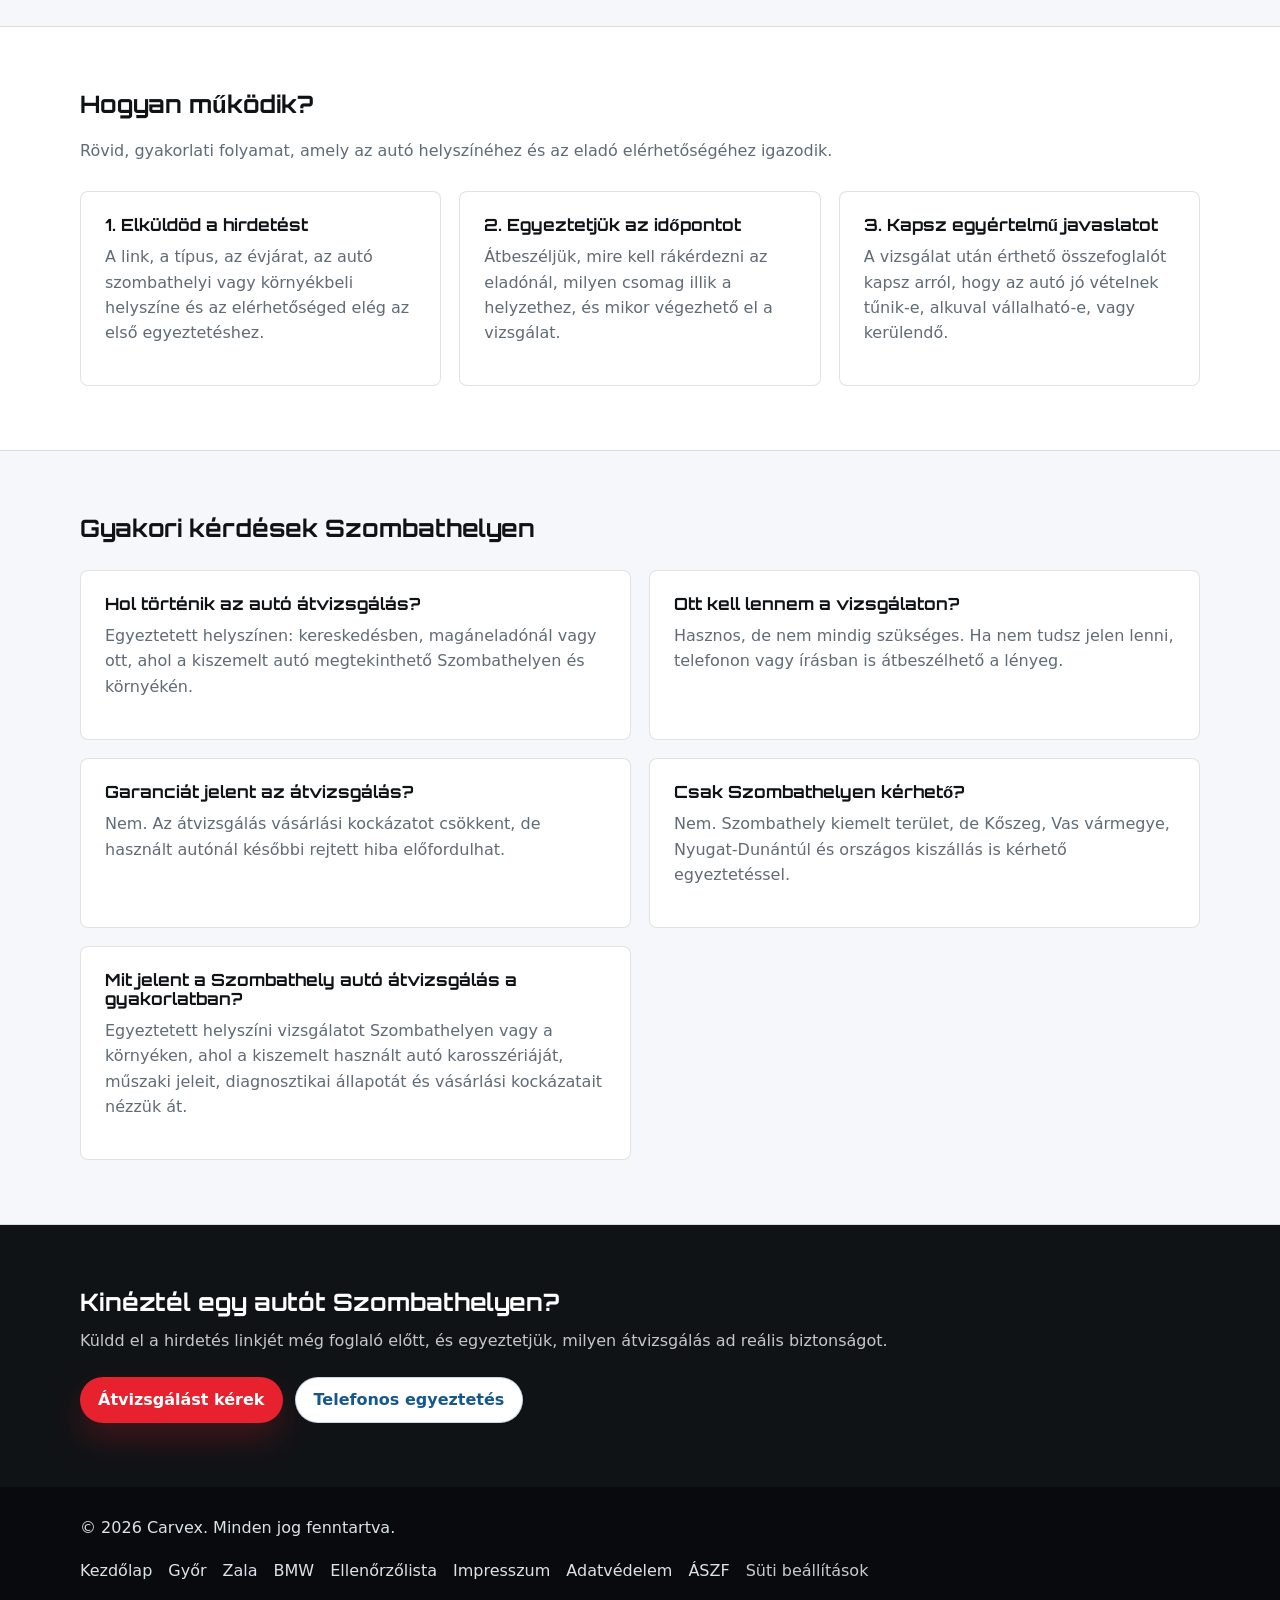
<file: auto-atvizsgalas-szombathely.html>
<!doctype html>
<html lang="hu">
<head>
  <!-- Google Consent Mode v2 -->
  <script>
    window.dataLayer = window.dataLayer || [];
    window.gtag = window.gtag || function(){window.dataLayer.push(arguments);};
    window.gtag('consent', 'default', {
      ad_storage: 'denied',
      ad_user_data: 'denied',
      ad_personalization: 'denied',
      analytics_storage: 'denied',
      wait_for_update: 500
    });
    try {
      var storedConsent = window.localStorage.getItem('carvex_measurement_consent_v2');
      if (storedConsent === 'accepted' || storedConsent === 'declined') {
        var consentState = storedConsent === 'accepted' ? 'granted' : 'denied';
        window.gtag('consent', 'update', {
          ad_storage: consentState,
          ad_user_data: consentState,
          ad_personalization: consentState,
          analytics_storage: consentState
        });
        window.carvexConsentState = consentState;
      }
    } catch (error) {}
  </script>
  <!-- End Google Consent Mode v2 -->
  <!-- Google Tag Manager -->
  <script>(function(w,d,s,l,i){w[l]=w[l]||[];w[l].push({'gtm.start':
  new Date().getTime(),event:'gtm.js'});var f=d.getElementsByTagName(s)[0],
  j=d.createElement(s),dl=l!='dataLayer'?'&l='+l:'';j.async=true;j.src=
  'https://www.googletagmanager.com/gtm.js?id='+i+dl;f.parentNode.insertBefore(j,f);
  })(window,document,'script','dataLayer','GTM-TF6K4K5L');</script>
  <!-- End Google Tag Manager -->
  <meta charset="utf-8" />
  <meta name="viewport" content="width=device-width, initial-scale=1" />
  <meta name="robots" content="index,follow" />
  <title>Autó átvizsgálás Szombathely | Carvex</title>
  <meta name="description" content="Helyszíni autó átvizsgálás Szombathelyen vásárlás előtt: független állapotfelmérés, diagnosztika, próbaút és érthető szakvélemény foglaló előtt.">
  <link rel="canonical" href="https://carvex.hu/auto-atvizsgalas-szombathely.html">
  <meta property="og:locale" content="hu_HU">
  <meta property="og:type" content="website">
  <meta property="og:site_name" content="Carvex">
  <meta property="og:title" content="Autó átvizsgálás Szombathely | Carvex">
  <meta property="og:description" content="Vásárlás előtti helyszíni autó átvizsgálás Szombathelyen és Vas vármegyében, független szakértői javaslattal.">
  <meta property="og:url" content="https://carvex.hu/auto-atvizsgalas-szombathely.html">
  <meta property="og:image" content="https://carvex.hu/carvex-logo-transparent-720.webp">
  <meta name="twitter:card" content="summary_large_image">
  <link rel="preconnect" href="https://fonts.googleapis.com">
  <link rel="preconnect" href="https://fonts.gstatic.com" crossorigin>
  <link href="https://fonts.googleapis.com/css2?family=Orbitron:wght@600;700;800;900&display=swap" rel="stylesheet">
  <link rel="stylesheet" href="analytics-consent.css">
  <link rel="icon" type="image/png" sizes="96x96" href="/favicon-96x96.png">
  <link rel="shortcut icon" href="/favicon.ico">
  <link rel="icon" type="image/png" sizes="48x48" href="/favicon-48x48.png">
  <link rel="icon" type="image/png" sizes="192x192" href="/favicon-192x192.png">
  <link rel="apple-touch-icon" sizes="180x180" href="/apple-touch-icon.png">
  <script type="application/ld+json">
    {
      "@context": "https://schema.org",
      "@graph": [
        {
          "@type": "BreadcrumbList",
          "@id": "https://carvex.hu/auto-atvizsgalas-szombathely.html#breadcrumb",
          "itemListElement": [
            {
              "@type": "ListItem",
              "position": 1,
              "name": "Carvex",
              "item": "https://carvex.hu/"
            },
            {
              "@type": "ListItem",
              "position": 2,
              "name": "Autó átvizsgálás Szombathely",
              "item": "https://carvex.hu/auto-atvizsgalas-szombathely.html"
            }
          ]
        },
        {
          "@type": "Service",
          "@id": "https://carvex.hu/auto-atvizsgalas-szombathely.html#service",
          "name": "Autó átvizsgálás Szombathelyen vásárlás előtt",
          "serviceType": "Helyszíni használtautó átvizsgálás",
          "provider": {
            "@type": "LocalBusiness",
            "name": "Carvex",
            "url": "https://carvex.hu/",
            "telephone": "+36302422929",
            "email": "info@carvex.hu",
            "image": "https://carvex.hu/carvex-logo-transparent-720.webp",
            "areaServed": [
              "Szombathely",
              "Vas vármegye",
              "Kőszeg",
              "Nyugat-Dunántúl",
              "Magyarország"
            ]
          },
          "areaServed": [
            "Szombathely",
            "Vas vármegye",
            "Kőszeg",
            "Sárvár",
            "Körmend"
          ],
          "description": "Független, helyszíni autó átvizsgálás Szombathelyen és Vas vármegyében használt autó vásárlása előtt."
        },
        {
          "@type": "FAQPage",
          "@id": "https://carvex.hu/auto-atvizsgalas-szombathely.html#faq",
          "mainEntity": [
            {
              "@type": "Question",
              "name": "Hol történik az autó átvizsgálás Szombathelyen?",
              "acceptedAnswer": {
                "@type": "Answer",
                "text": "Az átvizsgálás egyeztetett helyszínen történik: kereskedésben, magáneladónál vagy ott, ahol a kiszemelt autó megtekinthető."
              }
            },
            {
              "@type": "Question",
              "name": "Mikor érdemes kérni az átvizsgálást?",
              "acceptedAnswer": {
                "@type": "Answer",
                "text": "A legjobb időpont a foglaló vagy adásvétel előtt van, amikor még van lehetőség alkura vagy a vásárlástól való elállásra."
              }
            },
            {
              "@type": "Question",
              "name": "Mit jelent a Szombathely autó átvizsgálás a gyakorlatban?",
              "acceptedAnswer": {
                "@type": "Answer",
                "text": "Egyeztetett helyszíni vizsgálatot jelent Szombathelyen vagy a környéken, ahol a kiszemelt használt autó karosszériája, műszaki állapota, diagnosztikai jelei és vásárlási kockázatai kerülnek áttekintésre."
              }
            }
          ]
        }
      ]
    }
  </script>
  <style>
    :root {
      --black: #080a0d;
      --charcoal: #101316;
      --blue: #16588e;
      --light-blue: #35a8e0;
      --red: #e7222e;
      --surface: #f5f7fa;
      --muted: #5f6b76;
      --line: rgba(16, 19, 22, 0.12);
      --display: "Orbitron", "Michroma", "Audiowide", "Exo 2", sans-serif;
      --body: Inter, ui-sans-serif, system-ui, -apple-system, BlinkMacSystemFont, "Segoe UI", sans-serif;
    }

    * { box-sizing: border-box; }

    body {
      margin: 0;
      color: var(--charcoal);
      background: #fff;
      font-family: var(--body);
      line-height: 1.58;
    }

    a { color: inherit; }

    .topbar {
      position: sticky;
      top: 0;
      z-index: 20;
      background: rgba(255, 255, 255, 0.94);
      border-bottom: 1px solid var(--line);
      backdrop-filter: blur(16px);
    }

    .nav,
    .container,
    .footer-inner {
      width: min(1120px, calc(100% - 32px));
      margin: 0 auto;
    }

    .nav {
      min-height: 76px;
      display: flex;
      align-items: center;
      justify-content: space-between;
      gap: 18px;
    }

    .brand {
      display: inline-flex;
      width: 148px;
      align-items: center;
    }

    .brand img {
      display: block;
      width: 100%;
      height: auto;
    }

    .nav-links {
      display: flex;
      align-items: center;
      gap: 18px;
      color: #303944;
      font-weight: 800;
      font-size: 0.95rem;
    }

    .nav-links a,
    .footer-links a {
      text-decoration: none;
    }

    .button {
      display: inline-flex;
      min-height: 46px;
      align-items: center;
      justify-content: center;
      padding: 0 18px;
      border-radius: 999px;
      font-weight: 900;
      text-decoration: none;
    }

    .button.primary {
      color: #fff;
      background: var(--red);
      box-shadow: 0 16px 32px rgba(231, 34, 46, 0.22);
    }

    .button.secondary {
      color: var(--blue);
      background: #fff;
      border: 1px solid rgba(22, 88, 142, 0.24);
    }

    .hero {
      padding: 58px 0 44px;
      background:
        linear-gradient(135deg, rgba(53, 168, 224, 0.1), transparent 42%),
        linear-gradient(180deg, #fff 0%, #eef5fa 100%);
      border-bottom: 1px solid var(--line);
    }

    .hero-grid {
      display: grid;
      grid-template-columns: minmax(0, 1fr) minmax(300px, 0.58fr);
      gap: 34px;
      align-items: center;
    }

    .eyebrow {
      margin: 0 0 14px;
      color: var(--blue);
      font-family: var(--display);
      font-size: 0.78rem;
      font-weight: 900;
      letter-spacing: 0.06em;
      text-transform: uppercase;
    }

    h1,
    h2,
    h3,
    p { margin-top: 0; }

    h1,
    h2,
    h3 {
      font-family: var(--display);
      letter-spacing: 0;
      line-height: 1.1;
    }

    h1 {
      max-width: 850px;
      margin-bottom: 18px;
      font-size: clamp(2.1rem, 5vw, 4rem);
    }

    .lead {
      max-width: 760px;
      color: #3f4b57;
      font-size: clamp(1.06rem, 2vw, 1.22rem);
    }

    .hero-actions,
    .cta-actions {
      display: flex;
      flex-wrap: wrap;
      gap: 12px;
      align-items: center;
      margin-top: 24px;
    }

    .signal-panel {
      border: 1px solid rgba(22, 88, 142, 0.16);
      border-radius: 8px;
      background: #fff;
      box-shadow: 0 20px 56px rgba(16, 19, 22, 0.12);
      overflow: hidden;
    }

    .signal-head {
      padding: 22px;
      color: #fff;
      background: var(--charcoal);
    }

    .signal-head strong {
      display: block;
      font-family: var(--display);
      font-size: 1.15rem;
      line-height: 1.2;
    }

    .signal-list {
      display: grid;
      gap: 0;
      margin: 0;
      padding: 0;
      list-style: none;
    }

    .signal-list li {
      display: flex;
      gap: 12px;
      padding: 18px 22px;
      border-top: 1px solid var(--line);
      color: #303944;
      font-weight: 720;
    }

    .tick {
      flex: 0 0 auto;
      color: var(--red);
      font-weight: 950;
    }

    section {
      padding: 64px 0;
    }

    .band {
      background: var(--surface);
      border-top: 1px solid var(--line);
      border-bottom: 1px solid var(--line);
    }

    .section-head {
      max-width: 760px;
      margin-bottom: 28px;
    }

    .section-head p,
    .card p,
    .content p,
    .faq p {
      color: var(--muted);
    }

    .grid-3,
    .grid-2 {
      display: grid;
      gap: 18px;
    }

    .grid-3 {
      grid-template-columns: repeat(3, minmax(0, 1fr));
    }

    .grid-2 {
      grid-template-columns: repeat(2, minmax(0, 1fr));
    }

    .card,
    .content,
    .faq {
      border: 1px solid var(--line);
      border-radius: 8px;
      background: #fff;
      padding: 24px;
    }

    .card h3,
    .faq h3 {
      margin-bottom: 10px;
      font-size: 1.05rem;
    }

    .check-list {
      display: grid;
      gap: 12px;
      margin: 0;
      padding: 0;
      list-style: none;
    }

    .check-list li {
      display: flex;
      gap: 12px;
      align-items: flex-start;
      padding-bottom: 12px;
      border-bottom: 1px solid rgba(16, 19, 22, 0.08);
    }

    .check-list li:last-child {
      padding-bottom: 0;
      border-bottom: 0;
    }

    .cta-band {
      color: #fff;
      background: var(--charcoal);
    }

    .cta-band p {
      color: rgba(255, 255, 255, 0.76);
    }

    .cta-band h2 {
      max-width: 760px;
      margin-bottom: 12px;
      color: #fff;
    }

    footer {
      padding: 28px 0;
      color: #dbe3ea;
      background: var(--black);
    }

    .footer-row {
      display: flex;
      justify-content: space-between;
      gap: 18px;
      align-items: center;
      flex-wrap: wrap;
    }

    .footer-links {
      display: flex;
      gap: 16px;
      flex-wrap: wrap;
    }

    @media (max-width: 860px) {
      .nav {
        align-items: flex-start;
        flex-direction: column;
        padding: 16px 0;
      }

      .nav-links {
        width: 100%;
        overflow-x: auto;
        padding-bottom: 4px;
      }

      .hero-grid,
      .grid-3,
      .grid-2 {
        grid-template-columns: 1fr;
      }

      section {
        padding: 46px 0;
      }
    }
  </style>
</head>
<body>
  <!-- Google Tag Manager (noscript) -->
  <noscript><iframe src="https://www.googletagmanager.com/ns.html?id=GTM-TF6K4K5L"
  height="0" width="0" style="display:none;visibility:hidden"></iframe></noscript>
  <!-- End Google Tag Manager (noscript) -->
  <header class="topbar">
    <nav class="nav" aria-label="Fő navigáció">
      <a class="brand" href="./" aria-label="Carvex kezdőlap">
        <picture>
          <source type="image/webp" srcset="carvex-logo-transparent-360.webp 360w, carvex-logo-transparent-720.webp 720w" sizes="148px">
          <img src="carvex-logo-transparent.png" alt="Carvex" width="1155" height="365">
        </picture>
      </a>
      <div class="nav-links">
        <a href="#mit-tartalmaz">Mit tartalmaz</a>
        <a href="#szombathely">Szombathely</a>
        <a href="#gyik">GYIK</a>
      </div>
      <a class="button primary" href="./#hirdetes-kuldese">Ajánlatkérés</a>
    </nav>
  </header>

  <main>
    <section class="hero">
      <div class="container hero-grid">
        <div>
          <p class="eyebrow">Helyszíni állapotfelmérés Vas vármegyében</p>
          <h1>Autó átvizsgálás Szombathelyen vásárlás előtt</h1>
          <p class="lead">Független használtautó átvizsgálás Szombathelyen és környékén, hogy foglaló vagy adásvétel előtt lásd a kiszemelt autó valódi kockázatait.</p>
          <p>Carvex vevőoldali szakvéleményt ad: karosszéria, fényezés, motortér, futóműre utaló jelek, próbaút, diagnosztikai áttekintés és érthető vásárlási javaslat.</p>
          <div class="hero-actions">
            <a class="button primary" href="./#hirdetes-kuldese">Hirdetés elküldése</a>
            <a class="button secondary" href="tel:+36302422929">+36 30 242 2929</a>
          </div>
        </div>
        <aside class="signal-panel" aria-label="Szombathelyi autó átvizsgálás fő előnyei">
          <div class="signal-head">
            <strong>Szombathely, Vas vármegye, Kőszeg</strong>
            <span>egyeztetett helyszíni kiszállással</span>
          </div>
          <ul class="signal-list">
            <li><span class="tick">✓</span><span>Foglaló előtti döntéstámogatás</span></li>
            <li><span class="tick">✓</span><span>Független, nem kereskedői vélemény</span></li>
            <li><span class="tick">✓</span><span>13 év autószerelői tapasztalat</span></li>
            <li><span class="tick">✓</span><span>Helyszíni vizsgálat kereskedésben vagy magáneladónál</span></li>
          </ul>
        </aside>
      </div>
    </section>

    <section id="mit-tartalmaz">
      <div class="container">
        <div class="section-head">
          <h2>Mit tartalmaz az autó átvizsgálás?</h2>
          <p>A vizsgálat célja nem egy általános hibakódlista, hanem egy vásárlási döntést segítő szakvélemény: megéri, alkualap van, vagy jobb tovább keresni.</p>
        </div>
        <div class="grid-3">
          <article class="card">
            <h3>Külső és belső állapot</h3>
            <p>Karosszéria, fényezés, sérülésnyomok, korróziós jelek, beltér, kezelőszervek és kopásképek átnézése.</p>
          </article>
          <article class="card">
            <h3>Műszaki jelek és próbaút</h3>
            <p>Motorindítás, járáskultúra, látható szivárgások, fék, futómű, kormányzás és próbaút, ha a körülmények engedik.</p>
          </article>
          <article class="card">
            <h3>Diagnosztika és javaslat</h3>
            <p>OBD/diagnosztikai áttekintés csomagtól függően, típushibák, várható költségek és alkupozíció átbeszélése.</p>
          </article>
        </div>
      </div>
    </section>

    <section id="szombathely" class="band">
      <div class="container grid-2">
        <div class="content">
          <h2>Autó átvizsgálás Szombathely és Vas vármegye területén</h2>
          <p>Szombathely kiemelt helyi terület a Carvex számára. A kiszállás egyeztetés szerint kérhető Szombathelyen, Kőszegen, illetve Vas vármegye más településein is, ha az autó megtekintési feltételei adottak.</p>
          <p>Használt autó vásárlás előtt különösen fontos, hogy az állapotfelmérés még a foglaló előtt történjen. Így a feltárt hibákból valódi döntési vagy alkualap lehet.</p>
        </div>
        <div class="content">
          <h2>Mikor érdemes szakértőt hívni?</h2>
          <ul class="check-list">
            <li><span class="tick">✓</span><span>Ha a hirdetés jó, de az előélet vagy a kilométeróra bizonytalan.</span></li>
            <li><span class="tick">✓</span><span>Ha kereskedésben vagy magáneladónál gyors döntést várnak.</span></li>
            <li><span class="tick">✓</span><span>Ha nem szeretnél érzelmi alapon több millió forintos döntést hozni.</span></li>
            <li><span class="tick">✓</span><span>Ha a várható első szervizköltséget is szeretnéd látni vásárlás előtt.</span></li>
          </ul>
        </div>
      </div>
    </section>

    <section>
      <div class="container">
        <div class="section-head">
          <h2>Hogyan működik?</h2>
          <p>Rövid, gyakorlati folyamat, amely az autó helyszínéhez és az eladó elérhetőségéhez igazodik.</p>
        </div>
        <div class="grid-3">
          <article class="card">
            <h3>1. Elküldöd a hirdetést</h3>
            <p>A link, a típus, az évjárat, az autó szombathelyi vagy környékbeli helyszíne és az elérhetőséged elég az első egyeztetéshez.</p>
          </article>
          <article class="card">
            <h3>2. Egyeztetjük az időpontot</h3>
            <p>Átbeszéljük, mire kell rákérdezni az eladónál, milyen csomag illik a helyzethez, és mikor végezhető el a vizsgálat.</p>
          </article>
          <article class="card">
            <h3>3. Kapsz egyértelmű javaslatot</h3>
            <p>A vizsgálat után érthető összefoglalót kapsz arról, hogy az autó jó vételnek tűnik-e, alkuval vállalható-e, vagy kerülendő.</p>
          </article>
        </div>
      </div>
    </section>

    <section id="gyik" class="band">
      <div class="container">
        <div class="section-head">
          <h2>Gyakori kérdések Szombathelyen</h2>
        </div>
        <div class="grid-2">
          <article class="faq">
            <h3>Hol történik az autó átvizsgálás?</h3>
            <p>Egyeztetett helyszínen: kereskedésben, magáneladónál vagy ott, ahol a kiszemelt autó megtekinthető Szombathelyen és környékén.</p>
          </article>
          <article class="faq">
            <h3>Ott kell lennem a vizsgálaton?</h3>
            <p>Hasznos, de nem mindig szükséges. Ha nem tudsz jelen lenni, telefonon vagy írásban is átbeszélhető a lényeg.</p>
          </article>
          <article class="faq">
            <h3>Garanciát jelent az átvizsgálás?</h3>
            <p>Nem. Az átvizsgálás vásárlási kockázatot csökkent, de használt autónál későbbi rejtett hiba előfordulhat.</p>
          </article>
          <article class="faq">
            <h3>Csak Szombathelyen kérhető?</h3>
            <p>Nem. Szombathely kiemelt terület, de Kőszeg, Vas vármegye, Nyugat-Dunántúl és országos kiszállás is kérhető egyeztetéssel.</p>
          </article>
          <article class="faq">
            <h3>Mit jelent a Szombathely autó átvizsgálás a gyakorlatban?</h3>
            <p>Egyeztetett helyszíni vizsgálatot Szombathelyen vagy a környéken, ahol a kiszemelt használt autó karosszériáját, műszaki jeleit, diagnosztikai állapotát és vásárlási kockázatait nézzük át.</p>
          </article>
        </div>
      </div>
    </section>

    <section class="cta-band">
      <div class="container">
        <h2>Kinéztél egy autót Szombathelyen?</h2>
        <p>Küldd el a hirdetés linkjét még foglaló előtt, és egyeztetjük, milyen átvizsgálás ad reális biztonságot.</p>
        <div class="cta-actions">
          <a class="button primary" href="./#hirdetes-kuldese">Átvizsgálást kérek</a>
          <a class="button secondary" href="tel:+36302422929">Telefonos egyeztetés</a>
        </div>
      </div>
    </section>
  </main>

  <footer>
    <div class="footer-inner">
      <div class="footer-row">
        <span>© 2026 Carvex. Minden jog fenntartva.</span>
        <nav class="footer-links" aria-label="Jogi és SEO oldalak">
          <a href="./">Kezdőlap</a>
          <a href="./auto-atvizsgalas-gyor.html">Győr</a>
          <a href="./auto-atvizsgalas-zala.html">Zala</a>
          <a href="./bmw-atvizsgalas.html">BMW</a>
          <a href="./hasznaltauto-vasarlas-elotti-ellenorzolista.html">Ellenőrzőlista</a>
          <a href="./impresszum.html">Impresszum</a>
          <a href="./adatkezelesi-tajekoztato.html">Adatvédelem</a>
          <a href="./aszf.html">ÁSZF</a>
        </nav>
      </div>
    </div>
  </footer>
  <script src="analytics-consent.js" defer></script>
</body>
</html>
</file>
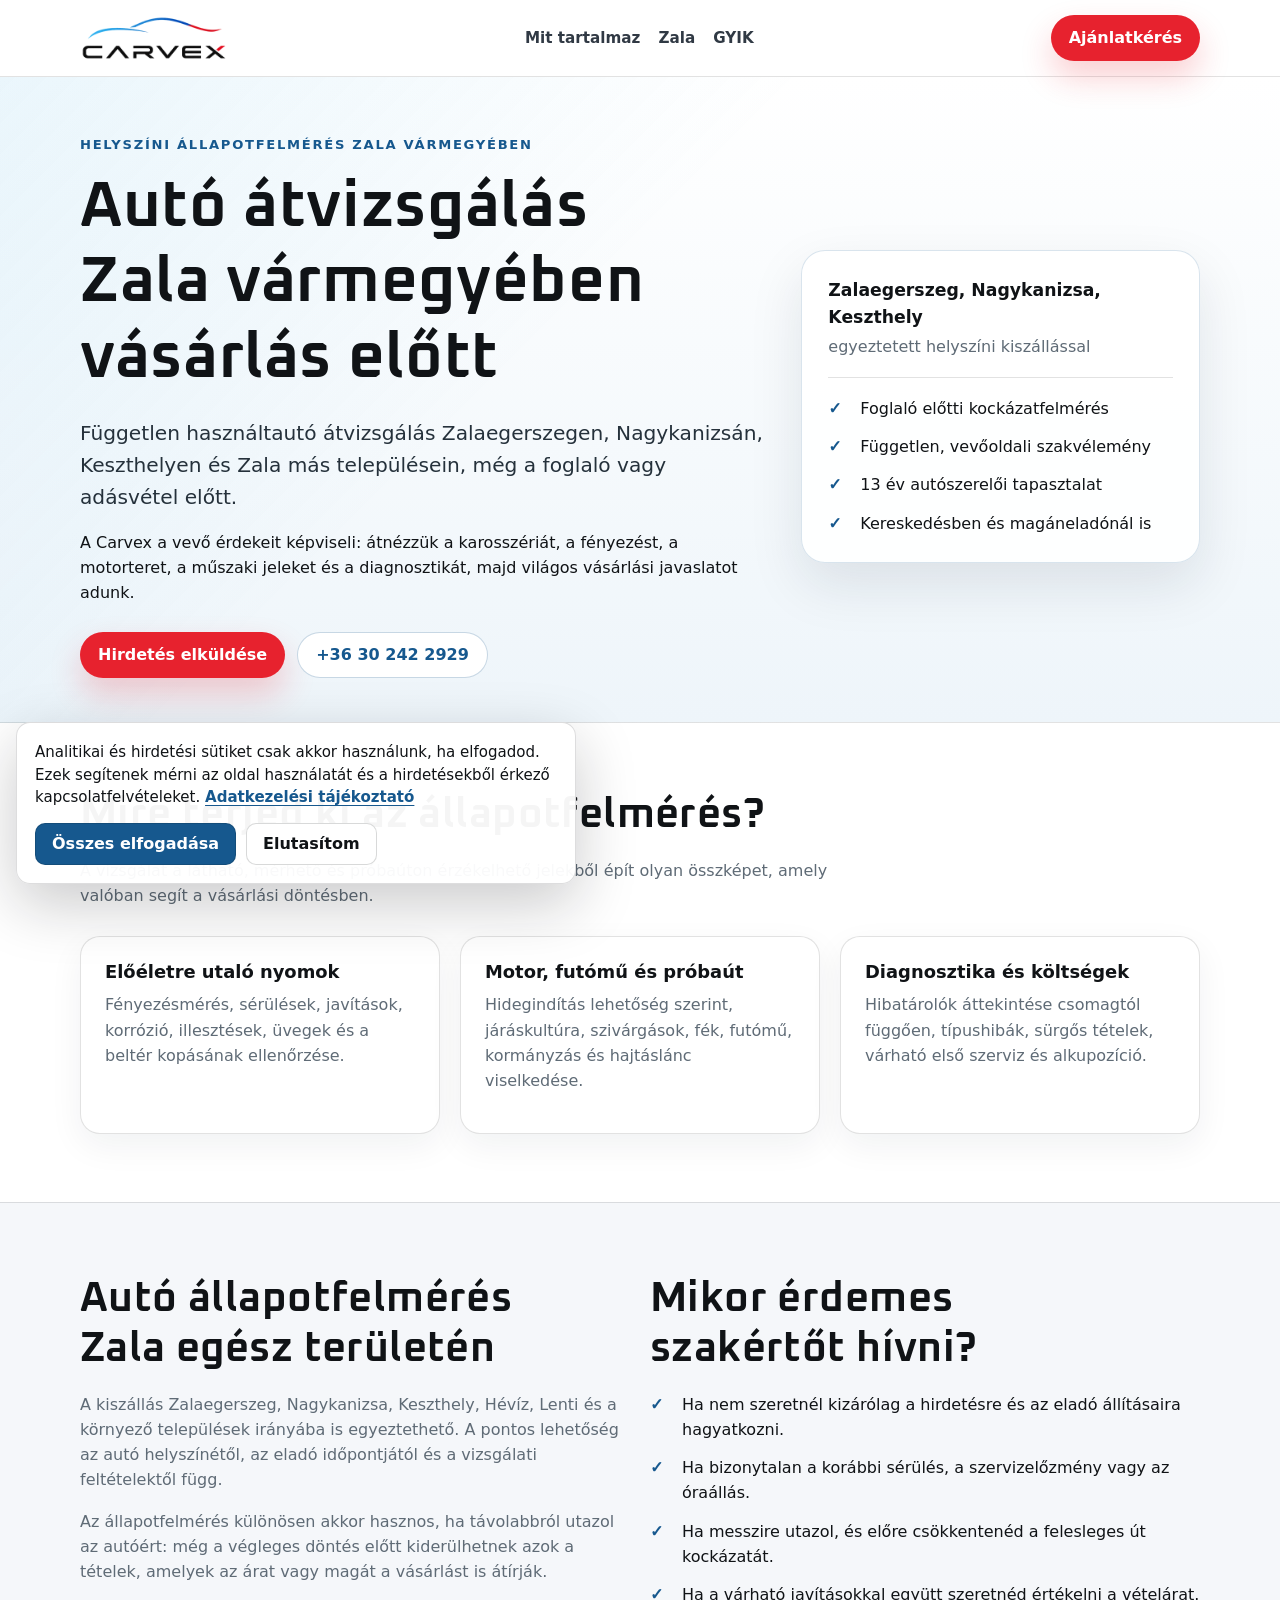
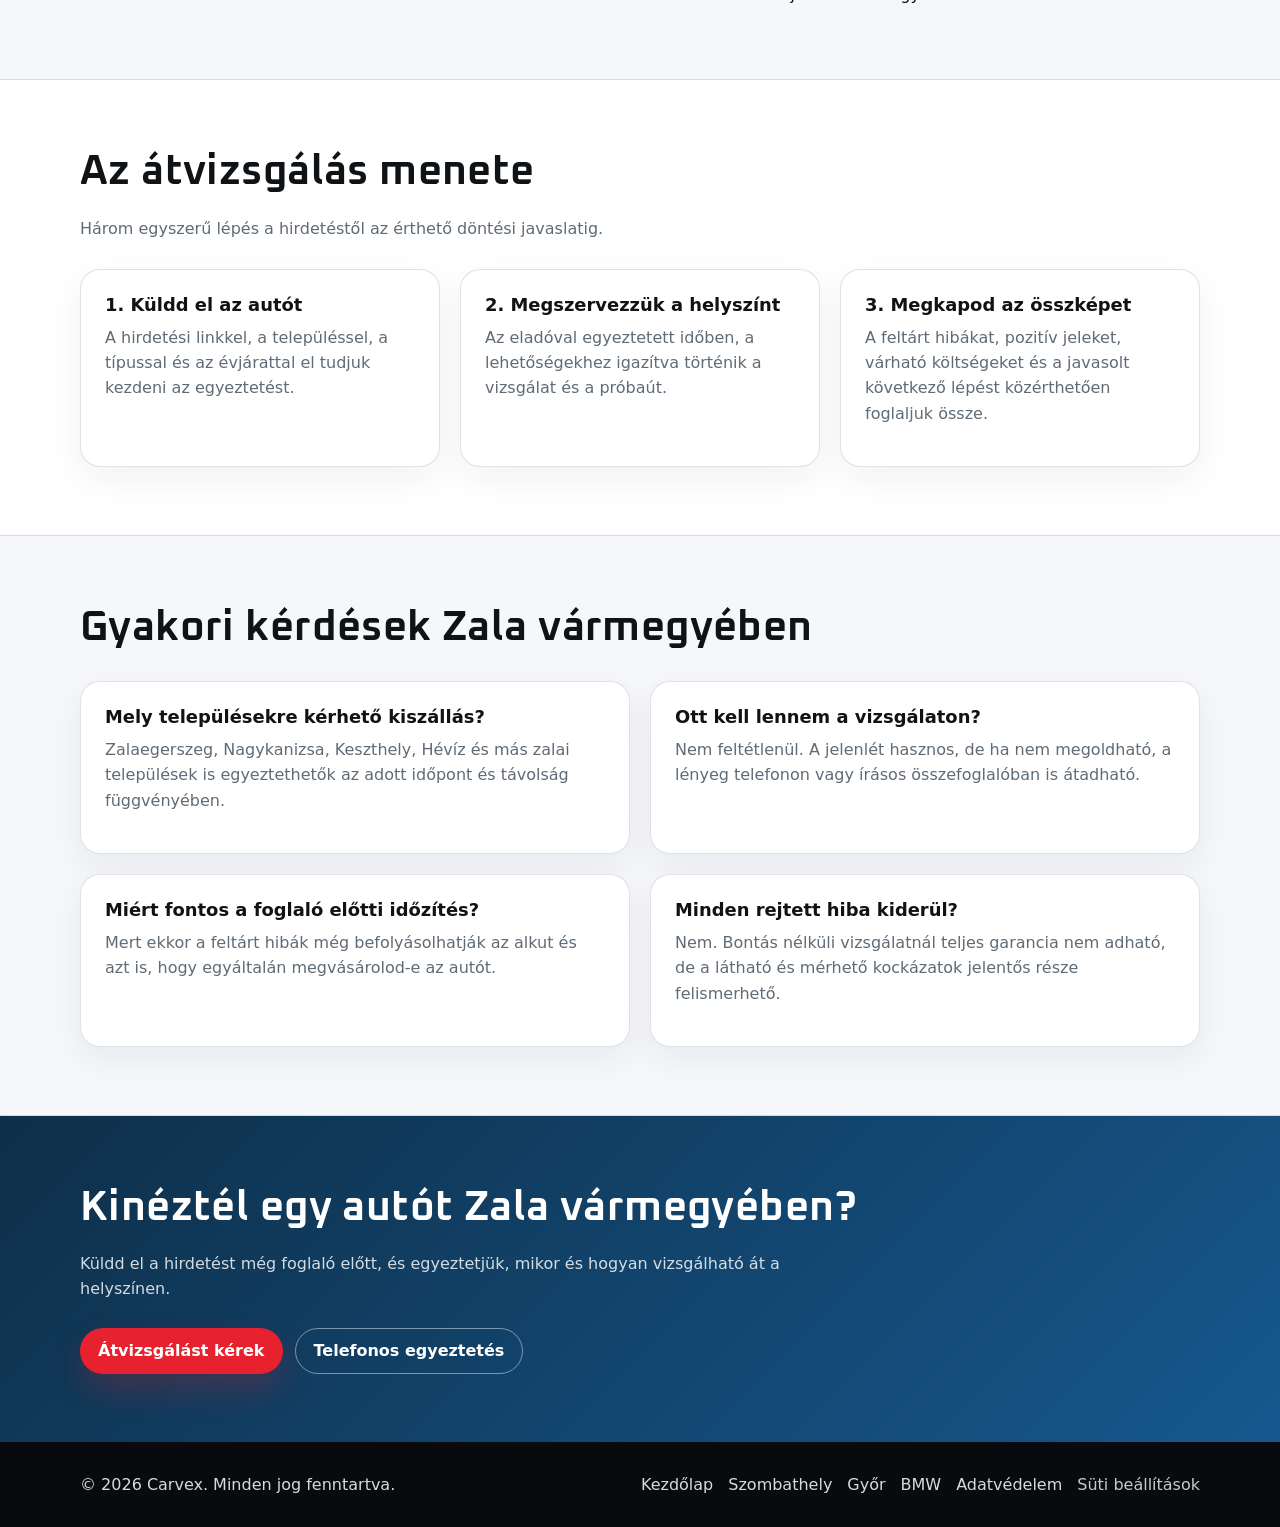
<file: auto-atvizsgalas-zala.html>
<!doctype html>
<html lang="hu">
<head>
  <script>
    window.dataLayer=window.dataLayer||[];window.gtag=window.gtag||function(){window.dataLayer.push(arguments)};
    window.gtag('consent','default',{ad_storage:'denied',ad_user_data:'denied',ad_personalization:'denied',analytics_storage:'denied',wait_for_update:500});
    try{var c=localStorage.getItem('carvex_measurement_consent_v2');if(c==='accepted'||c==='declined'){var s=c==='accepted'?'granted':'denied';window.gtag('consent','update',{ad_storage:s,ad_user_data:s,ad_personalization:s,analytics_storage:s});window.carvexConsentState=s}}catch(e){}
  </script>
  <script>(function(w,d,s,l,i){w[l]=w[l]||[];w[l].push({'gtm.start':new Date().getTime(),event:'gtm.js'});var f=d.getElementsByTagName(s)[0],j=d.createElement(s),dl=l!='dataLayer'?'&l='+l:'';j.async=true;j.src='https://www.googletagmanager.com/gtm.js?id='+i+dl;f.parentNode.insertBefore(j,f)})(window,document,'script','dataLayer','GTM-TF6K4K5L');</script>
  <meta charset="utf-8">
  <meta name="viewport" content="width=device-width,initial-scale=1">
  <meta name="robots" content="index,follow">
  <title>Autó átvizsgálás Zala vármegyében | Carvex</title>
  <meta name="description" content="Helyszíni autó átvizsgálás Zala vármegyében vásárlás előtt: Zalaegerszeg, Nagykanizsa, Keszthely és környéke, független szakvéleménnyel.">
  <link rel="canonical" href="https://carvex.hu/auto-atvizsgalas-zala.html">
  <meta property="og:locale" content="hu_HU"><meta property="og:type" content="website"><meta property="og:site_name" content="Carvex">
  <meta property="og:title" content="Autó átvizsgálás Zala vármegyében | Carvex"><meta property="og:description" content="Vásárlás előtti helyszíni autó átvizsgálás Zalaegerszegen, Nagykanizsán, Keszthelyen és Zala vármegyében."><meta property="og:url" content="https://carvex.hu/auto-atvizsgalas-zala.html"><meta property="og:image" content="https://carvex.hu/carvex-logo-transparent-720.webp">
  <meta name="twitter:card" content="summary_large_image">
  <link rel="preconnect" href="https://fonts.googleapis.com"><link rel="preconnect" href="https://fonts.gstatic.com" crossorigin><link href="https://fonts.googleapis.com/css2?family=Oxanium:wght@600..800&display=swap" rel="stylesheet">
  <link rel="stylesheet" href="seo-landing.css"><link rel="stylesheet" href="analytics-consent.css">
  <link rel="icon" href="/favicon.ico"><link rel="apple-touch-icon" sizes="180x180" href="/apple-touch-icon.png">
  <script type="application/ld+json">{"@context":"https://schema.org","@graph":[{"@type":"BreadcrumbList","itemListElement":[{"@type":"ListItem","position":1,"name":"Carvex","item":"https://carvex.hu/"},{"@type":"ListItem","position":2,"name":"Autó átvizsgálás Zala vármegyében","item":"https://carvex.hu/auto-atvizsgalas-zala.html"}]},{"@type":"Service","name":"Autó átvizsgálás Zala vármegyében vásárlás előtt","serviceType":"Helyszíni használtautó átvizsgálás","provider":{"@type":"LocalBusiness","name":"Carvex","url":"https://carvex.hu/","telephone":"+36302422929","email":"info@carvex.hu"},"areaServed":["Zala vármegye","Zalaegerszeg","Nagykanizsa","Keszthely","Hévíz"],"description":"Független, helyszíni autó átvizsgálás Zala vármegyében használt autó vásárlása előtt."},{"@type":"FAQPage","mainEntity":[{"@type":"Question","name":"Zala vármegye mely településein kérhető átvizsgálás?","acceptedAnswer":{"@type":"Answer","text":"Zalaegerszegen, Nagykanizsán, Keszthelyen, Hévízen és Zala vármegye más településein is kérhető kiszállás előzetes egyeztetéssel."}},{"@type":"Question","name":"Mikor érdemes kérni az átvizsgálást?","acceptedAnswer":{"@type":"Answer","text":"Még a foglaló vagy az adásvétel előtt, hogy a feltárt hibák alapján lehessen alkudni vagy elállni a vásárlástól."}},{"@type":"Question","name":"Hol zajlik a helyszíni vizsgálat?","acceptedAnswer":{"@type":"Answer","text":"A kereskedésben, a magáneladónál vagy azon az egyeztetett helyszínen, ahol az autó megfelelően megtekinthető és kipróbálható."}}]}]}</script>
</head>
<body>
  <noscript><iframe src="https://www.googletagmanager.com/ns.html?id=GTM-TF6K4K5L" height="0" width="0" style="display:none;visibility:hidden"></iframe></noscript>
  <header class="topbar"><nav class="nav" aria-label="Fő navigáció"><a class="brand" href="./" aria-label="Carvex kezdőlap"><img src="carvex-logo-transparent-720.webp" alt="Carvex" width="720" height="227"></a><div class="nav-links"><a href="#mit-tartalmaz">Mit tartalmaz</a><a href="#zala">Zala</a><a href="#gyik">GYIK</a></div><a class="button primary" href="./#hirdetes-kuldese">Ajánlatkérés</a></nav></header>
  <main>
    <section class="hero"><div class="container hero-grid"><div><p class="eyebrow">Helyszíni állapotfelmérés Zala vármegyében</p><h1>Autó átvizsgálás Zala vármegyében vásárlás előtt</h1><p class="lead">Független használtautó átvizsgálás Zalaegerszegen, Nagykanizsán, Keszthelyen és Zala más településein, még a foglaló vagy adásvétel előtt.</p><p>A Carvex a vevő érdekeit képviseli: átnézzük a karosszériát, a fényezést, a motorteret, a műszaki jeleket és a diagnosztikát, majd világos vásárlási javaslatot adunk.</p><div class="hero-actions"><a class="button primary" href="./#hirdetes-kuldese">Hirdetés elküldése</a><a class="button secondary" href="tel:+36302422929">+36 30 242 2929</a></div></div><aside class="signal-panel" aria-label="Zala vármegyei autó átvizsgálás fő előnyei"><div class="signal-head"><strong>Zalaegerszeg, Nagykanizsa, Keszthely</strong><span>egyeztetett helyszíni kiszállással</span></div><ul class="signal-list"><li><span class="tick">✓</span><span>Foglaló előtti kockázatfelmérés</span></li><li><span class="tick">✓</span><span>Független, vevőoldali szakvélemény</span></li><li><span class="tick">✓</span><span>13 év autószerelői tapasztalat</span></li><li><span class="tick">✓</span><span>Kereskedésben és magáneladónál is</span></li></ul></aside></div></section>
    <section id="mit-tartalmaz"><div class="container"><div class="section-head"><h2>Mire terjed ki az állapotfelmérés?</h2><p>A vizsgálat a látható, mérhető és próbaúton érzékelhető jelekből épít olyan összképet, amely valóban segít a vásárlási döntésben.</p></div><div class="grid-3"><article class="card"><h3>Előéletre utaló nyomok</h3><p>Fényezésmérés, sérülések, javítások, korrózió, illesztések, üvegek és a beltér kopásának ellenőrzése.</p></article><article class="card"><h3>Motor, futómű és próbaút</h3><p>Hidegindítás lehetőség szerint, járáskultúra, szivárgások, fék, futómű, kormányzás és hajtáslánc viselkedése.</p></article><article class="card"><h3>Diagnosztika és költségek</h3><p>Hibatárolók áttekintése csomagtól függően, típushibák, sürgős tételek, várható első szerviz és alkupozíció.</p></article></div></div></section>
    <section id="zala" class="band"><div class="container grid-2"><div class="content"><h2>Autó állapotfelmérés Zala egész területén</h2><p>A kiszállás Zalaegerszeg, Nagykanizsa, Keszthely, Hévíz, Lenti és a környező települések irányába is egyeztethető. A pontos lehetőség az autó helyszínétől, az eladó időpontjától és a vizsgálati feltételektől függ.</p><p>Az állapotfelmérés különösen akkor hasznos, ha távolabbról utazol az autóért: még a végleges döntés előtt kiderülhetnek azok a tételek, amelyek az árat vagy magát a vásárlást is átírják.</p></div><div class="content"><h2>Mikor érdemes szakértőt hívni?</h2><ul class="check-list"><li><span class="tick">✓</span><span>Ha nem szeretnél kizárólag a hirdetésre és az eladó állításaira hagyatkozni.</span></li><li><span class="tick">✓</span><span>Ha bizonytalan a korábbi sérülés, a szervizelőzmény vagy az óraállás.</span></li><li><span class="tick">✓</span><span>Ha messzire utazol, és előre csökkentenéd a felesleges út kockázatát.</span></li><li><span class="tick">✓</span><span>Ha a várható javításokkal együtt szeretnéd értékelni a vételárat.</span></li></ul></div></div></section>
    <section><div class="container"><div class="section-head"><h2>Az átvizsgálás menete</h2><p>Három egyszerű lépés a hirdetéstől az érthető döntési javaslatig.</p></div><div class="grid-3"><article class="card"><h3>1. Küldd el az autót</h3><p>A hirdetési linkkel, a településsel, a típussal és az évjárattal el tudjuk kezdeni az egyeztetést.</p></article><article class="card"><h3>2. Megszervezzük a helyszínt</h3><p>Az eladóval egyeztetett időben, a lehetőségekhez igazítva történik a vizsgálat és a próbaút.</p></article><article class="card"><h3>3. Megkapod az összképet</h3><p>A feltárt hibákat, pozitív jeleket, várható költségeket és a javasolt következő lépést közérthetően foglaljuk össze.</p></article></div></div></section>
    <section id="gyik" class="band"><div class="container"><div class="section-head"><h2>Gyakori kérdések Zala vármegyében</h2></div><div class="grid-2"><article class="faq"><h3>Mely településekre kérhető kiszállás?</h3><p>Zalaegerszeg, Nagykanizsa, Keszthely, Hévíz és más zalai települések is egyeztethetők az adott időpont és távolság függvényében.</p></article><article class="faq"><h3>Ott kell lennem a vizsgálaton?</h3><p>Nem feltétlenül. A jelenlét hasznos, de ha nem megoldható, a lényeg telefonon vagy írásos összefoglalóban is átadható.</p></article><article class="faq"><h3>Miért fontos a foglaló előtti időzítés?</h3><p>Mert ekkor a feltárt hibák még befolyásolhatják az alkut és azt is, hogy egyáltalán megvásárolod-e az autót.</p></article><article class="faq"><h3>Minden rejtett hiba kiderül?</h3><p>Nem. Bontás nélküli vizsgálatnál teljes garancia nem adható, de a látható és mérhető kockázatok jelentős része felismerhető.</p></article></div></div></section>
    <section class="cta-band"><div class="container"><h2>Kinéztél egy autót Zala vármegyében?</h2><p>Küldd el a hirdetést még foglaló előtt, és egyeztetjük, mikor és hogyan vizsgálható át a helyszínen.</p><div class="cta-actions"><a class="button primary" href="./#hirdetes-kuldese">Átvizsgálást kérek</a><a class="button secondary" href="tel:+36302422929">Telefonos egyeztetés</a></div></div></section>
  </main>
  <footer><div class="footer-inner"><div class="footer-row"><span>© 2026 Carvex. Minden jog fenntartva.</span><nav class="footer-links" aria-label="Kapcsolódó oldalak"><a href="./">Kezdőlap</a><a href="./auto-atvizsgalas-szombathely.html">Szombathely</a><a href="./auto-atvizsgalas-gyor.html">Győr</a><a href="./bmw-atvizsgalas.html">BMW</a><a href="./adatkezelesi-tajekoztato.html">Adatvédelem</a></nav></div></div></footer>
  <script src="analytics-consent.js" defer></script>
</body>
</html>
</file>
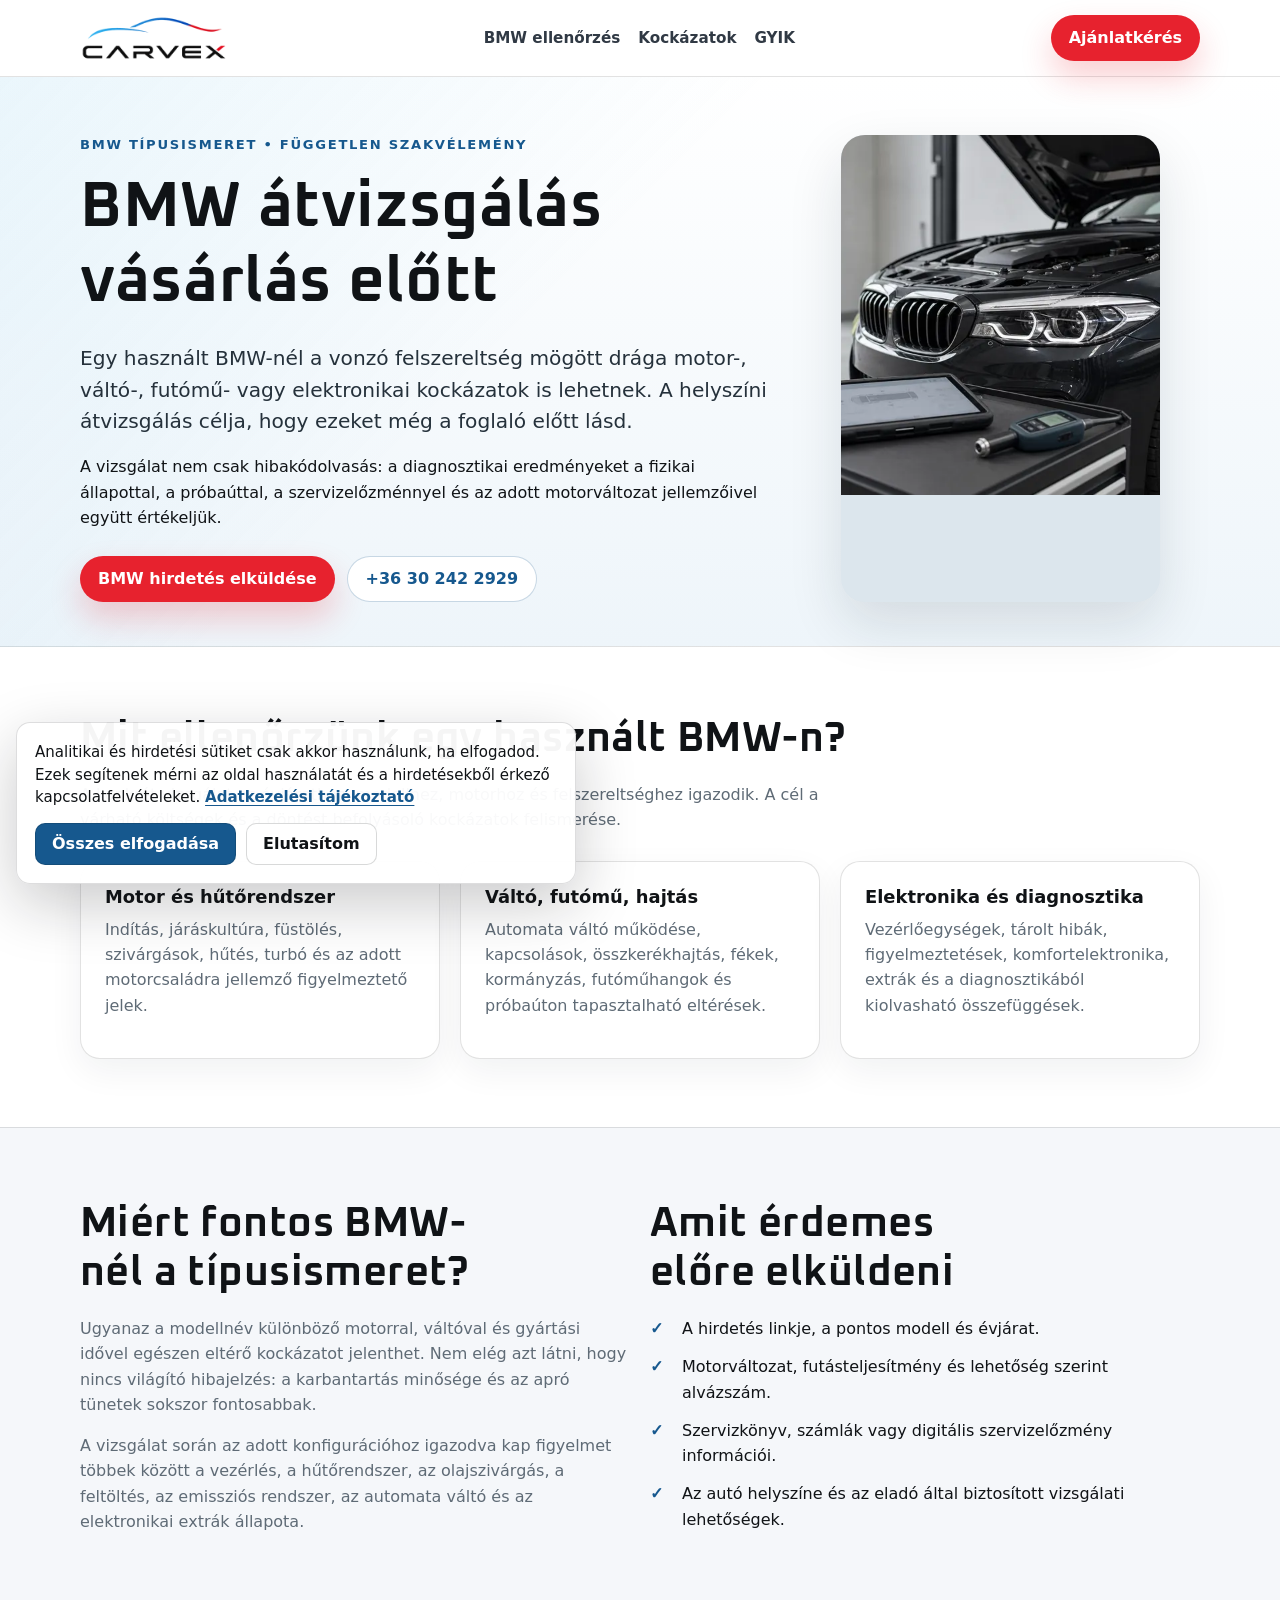
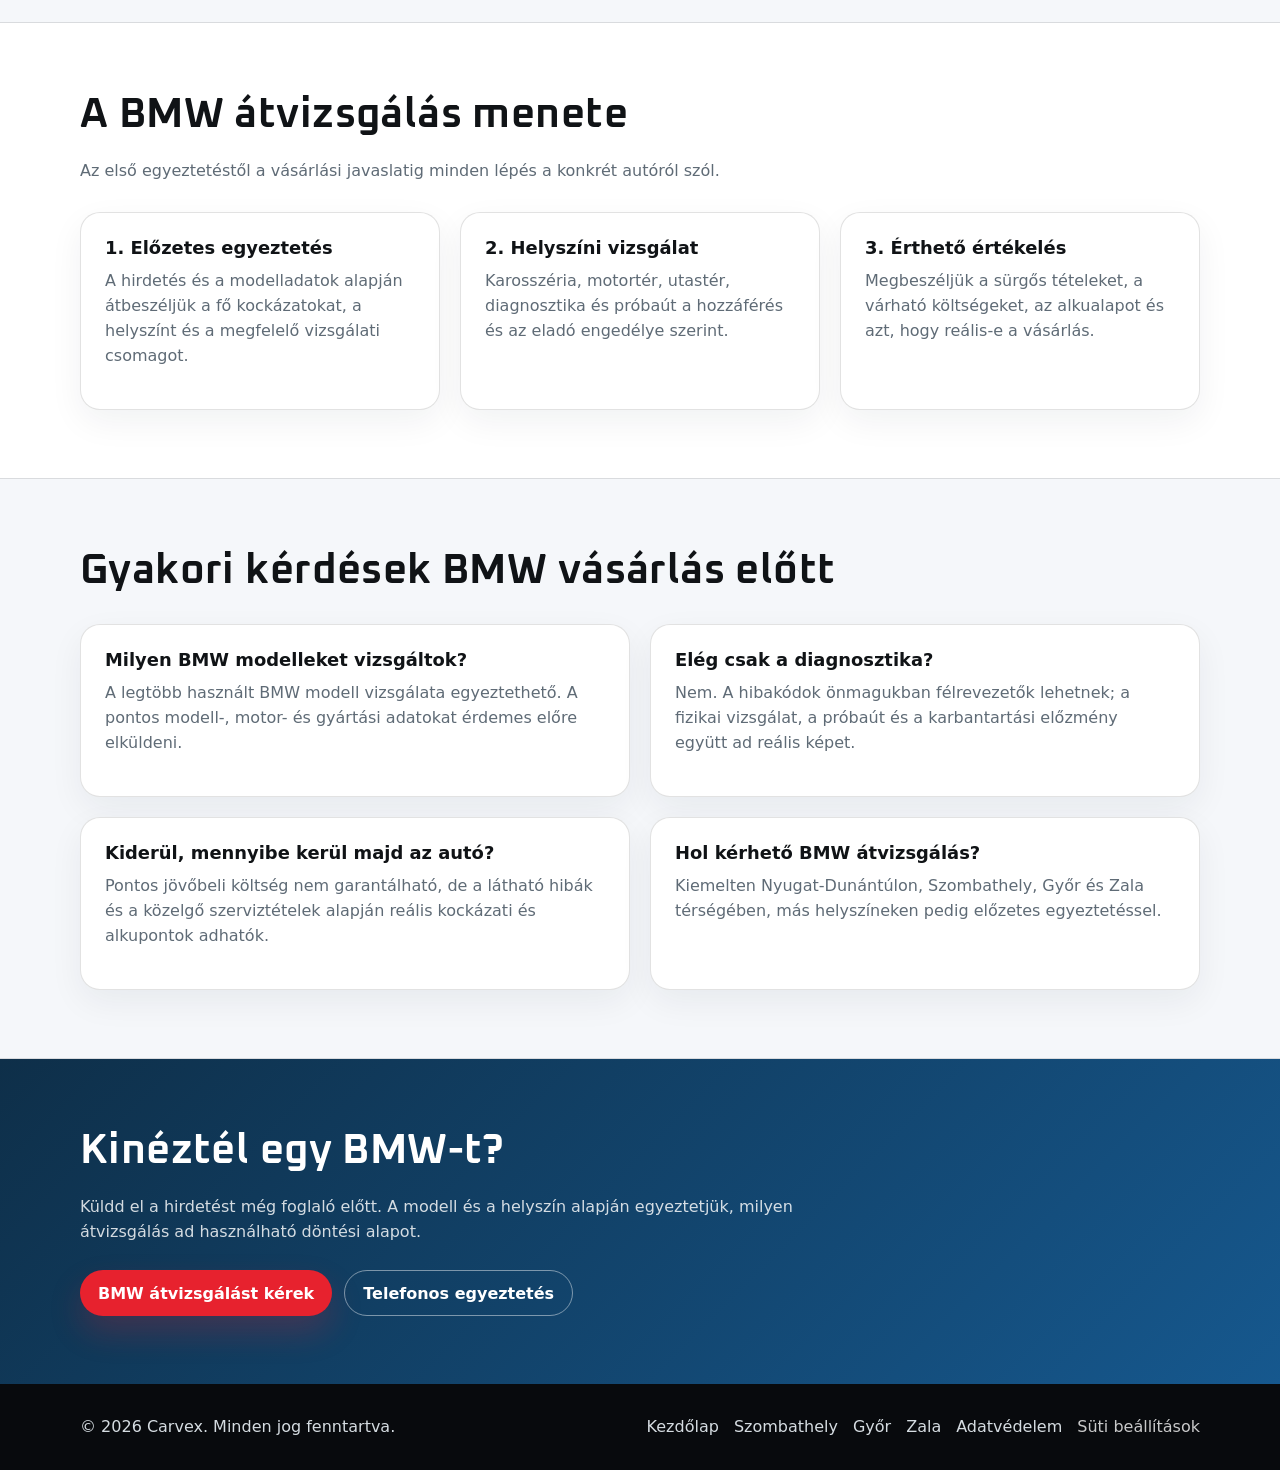
<file: bmw-atvizsgalas.html>
<!doctype html>
<html lang="hu">
<head>
  <script>
    window.dataLayer=window.dataLayer||[];window.gtag=window.gtag||function(){window.dataLayer.push(arguments)};
    window.gtag('consent','default',{ad_storage:'denied',ad_user_data:'denied',ad_personalization:'denied',analytics_storage:'denied',wait_for_update:500});
    try{var c=localStorage.getItem('carvex_measurement_consent_v2');if(c==='accepted'||c==='declined'){var s=c==='accepted'?'granted':'denied';window.gtag('consent','update',{ad_storage:s,ad_user_data:s,ad_personalization:s,analytics_storage:s});window.carvexConsentState=s}}catch(e){}
  </script>
  <script>(function(w,d,s,l,i){w[l]=w[l]||[];w[l].push({'gtm.start':new Date().getTime(),event:'gtm.js'});var f=d.getElementsByTagName(s)[0],j=d.createElement(s),dl=l!='dataLayer'?'&l='+l:'';j.async=true;j.src='https://www.googletagmanager.com/gtm.js?id='+i+dl;f.parentNode.insertBefore(j,f)})(window,document,'script','dataLayer','GTM-TF6K4K5L');</script>
  <meta charset="utf-8">
  <meta name="viewport" content="width=device-width,initial-scale=1">
  <meta name="robots" content="index,follow">
  <title>BMW átvizsgálás vásárlás előtt | Carvex</title>
  <meta name="description" content="BMW átvizsgálás vásárlás előtt, típusismerettel: diagnosztika, motor, automata váltó, futómű, elektronika és várható költségek felmérése.">
  <link rel="canonical" href="https://carvex.hu/bmw-atvizsgalas.html">
  <meta property="og:locale" content="hu_HU"><meta property="og:type" content="website"><meta property="og:site_name" content="Carvex">
  <meta property="og:title" content="BMW átvizsgálás vásárlás előtt | Carvex"><meta property="og:description" content="Független BMW állapotfelmérés diagnosztikával, próbaúttal és típusra jellemző ellenőrzésekkel."><meta property="og:url" content="https://carvex.hu/bmw-atvizsgalas.html"><meta property="og:image" content="https://carvex.hu/carvex-bmw-inspection-1200.webp">
  <meta name="twitter:card" content="summary_large_image">
  <link rel="preconnect" href="https://fonts.googleapis.com"><link rel="preconnect" href="https://fonts.gstatic.com" crossorigin><link href="https://fonts.googleapis.com/css2?family=Oxanium:wght@600..800&display=swap" rel="stylesheet">
  <link rel="stylesheet" href="seo-landing.css"><link rel="stylesheet" href="analytics-consent.css">
  <link rel="icon" href="/favicon.ico"><link rel="apple-touch-icon" sizes="180x180" href="/apple-touch-icon.png">
  <script type="application/ld+json">{"@context":"https://schema.org","@graph":[{"@type":"BreadcrumbList","itemListElement":[{"@type":"ListItem","position":1,"name":"Carvex","item":"https://carvex.hu/"},{"@type":"ListItem","position":2,"name":"BMW átvizsgálás","item":"https://carvex.hu/bmw-atvizsgalas.html"}]},{"@type":"Service","name":"BMW átvizsgálás vásárlás előtt","serviceType":"Helyszíni BMW állapotfelmérés","provider":{"@type":"LocalBusiness","name":"Carvex","url":"https://carvex.hu/","telephone":"+36302422929","email":"info@carvex.hu","image":"https://carvex.hu/carvex-bmw-inspection-1200.webp"},"areaServed":["Magyarország","Nyugat-Dunántúl","Szombathely","Győr","Zala vármegye"],"description":"Független BMW átvizsgálás vásárlás előtt, diagnosztikával, próbaúttal és típusismereten alapuló kockázatfelméréssel."},{"@type":"FAQPage","mainEntity":[{"@type":"Question","name":"Milyen BMW modellek vizsgálhatók át?","acceptedAnswer":{"@type":"Answer","text":"A legtöbb használt BMW modell átvizsgálása egyeztethető. A pontos motor- és modellváltozatot a hirdetési link vagy az alvázszám alapján érdemes előre tisztázni."}},{"@type":"Question","name":"A BMW diagnosztika minden hibát megmutat?","acceptedAnswer":{"@type":"Answer","text":"Nem. A diagnosztika fontos információforrás, de a fizikai állapot, a próbaút, a karbantartási előzmény és a típusra jellemző kockázatok együtt adnak reális képet."}},{"@type":"Question","name":"Mikor kérjem a BMW átvizsgálását?","acceptedAnswer":{"@type":"Answer","text":"A foglaló és az adásvétel előtt, amikor a feltárt hibák és várható költségek még befolyásolhatják az alkut vagy a vásárlási döntést."}}]}]}</script>
</head>
<body>
  <noscript><iframe src="https://www.googletagmanager.com/ns.html?id=GTM-TF6K4K5L" height="0" width="0" style="display:none;visibility:hidden"></iframe></noscript>
  <header class="topbar"><nav class="nav" aria-label="Fő navigáció"><a class="brand" href="./" aria-label="Carvex kezdőlap"><img src="carvex-logo-transparent-720.webp" alt="Carvex" width="720" height="227"></a><div class="nav-links"><a href="#ellenorzes">BMW ellenőrzés</a><a href="#tipushibak">Kockázatok</a><a href="#gyik">GYIK</a></div><a class="button primary" href="./#hirdetes-kuldese">Ajánlatkérés</a></nav></header>
  <main>
    <section class="hero"><div class="container hero-grid"><div><p class="eyebrow">BMW típusismeret • független szakvélemény</p><h1>BMW átvizsgálás vásárlás előtt</h1><p class="lead">Egy használt BMW-nél a vonzó felszereltség mögött drága motor-, váltó-, futómű- vagy elektronikai kockázatok is lehetnek. A helyszíni átvizsgálás célja, hogy ezeket még a foglaló előtt lásd.</p><p>A vizsgálat nem csak hibakódolvasás: a diagnosztikai eredményeket a fizikai állapottal, a próbaúttal, a szervizelőzménnyel és az adott motorváltozat jellemzőivel együtt értékeljük.</p><div class="hero-actions"><a class="button primary" href="./#hirdetes-kuldese">BMW hirdetés elküldése</a><a class="button secondary" href="tel:+36302422929">+36 30 242 2929</a></div></div><figure class="feature-photo"><picture><source type="image/webp" srcset="carvex-bmw-inspection-720.webp 720w, carvex-bmw-inspection-1200.webp 1200w" sizes="(max-width:820px) calc(100vw - 32px),430px"><img src="carvex-bmw-inspection.png" alt="BMW vásárlás előtti átvizsgálása diagnosztikai eszközökkel" width="1448" height="1086"></picture></figure></div></section>
    <section id="ellenorzes"><div class="container"><div class="section-head"><h2>Mit ellenőrzünk egy használt BMW-n?</h2><p>A konkrét vizsgálat az évjárathoz, modellhez, motorhoz és felszereltséghez igazodik. A cél a várható költségek és a döntést befolyásoló kockázatok felismerése.</p></div><div class="grid-3"><article class="card"><h3>Motor és hűtőrendszer</h3><p>Indítás, járáskultúra, füstölés, szivárgások, hűtés, turbó és az adott motorcsaládra jellemző figyelmeztető jelek.</p></article><article class="card"><h3>Váltó, futómű, hajtás</h3><p>Automata váltó működése, kapcsolások, összkerékhajtás, fékek, kormányzás, futóműhangok és próbaúton tapasztalható eltérések.</p></article><article class="card"><h3>Elektronika és diagnosztika</h3><p>Vezérlőegységek, tárolt hibák, figyelmeztetések, komfortelektronika, extrák és a diagnosztikából kiolvasható összefüggések.</p></article></div></div></section>
    <section id="tipushibak" class="band"><div class="container grid-2"><div class="content"><h2>Miért fontos BMW-nél a típusismeret?</h2><p>Ugyanaz a modellnév különböző motorral, váltóval és gyártási idővel egészen eltérő kockázatot jelenthet. Nem elég azt látni, hogy nincs világító hibajelzés: a karbantartás minősége és az apró tünetek sokszor fontosabbak.</p><p>A vizsgálat során az adott konfigurációhoz igazodva kap figyelmet többek között a vezérlés, a hűtőrendszer, az olajszivárgás, a feltöltés, az emissziós rendszer, az automata váltó és az elektronikai extrák állapota.</p></div><div class="content"><h2>Amit érdemes előre elküldeni</h2><ul class="check-list"><li><span class="tick">✓</span><span>A hirdetés linkje, a pontos modell és évjárat.</span></li><li><span class="tick">✓</span><span>Motorváltozat, futásteljesítmény és lehetőség szerint alvázszám.</span></li><li><span class="tick">✓</span><span>Szervizkönyv, számlák vagy digitális szervizelőzmény információi.</span></li><li><span class="tick">✓</span><span>Az autó helyszíne és az eladó által biztosított vizsgálati lehetőségek.</span></li></ul></div></div></section>
    <section><div class="container"><div class="section-head"><h2>A BMW átvizsgálás menete</h2><p>Az első egyeztetéstől a vásárlási javaslatig minden lépés a konkrét autóról szól.</p></div><div class="grid-3"><article class="card"><h3>1. Előzetes egyeztetés</h3><p>A hirdetés és a modelladatok alapján átbeszéljük a fő kockázatokat, a helyszínt és a megfelelő vizsgálati csomagot.</p></article><article class="card"><h3>2. Helyszíni vizsgálat</h3><p>Karosszéria, motortér, utastér, diagnosztika és próbaút a hozzáférés és az eladó engedélye szerint.</p></article><article class="card"><h3>3. Érthető értékelés</h3><p>Megbeszéljük a sürgős tételeket, a várható költségeket, az alkualapot és azt, hogy reális-e a vásárlás.</p></article></div></div></section>
    <section id="gyik" class="band"><div class="container"><div class="section-head"><h2>Gyakori kérdések BMW vásárlás előtt</h2></div><div class="grid-2"><article class="faq"><h3>Milyen BMW modelleket vizsgáltok?</h3><p>A legtöbb használt BMW modell vizsgálata egyeztethető. A pontos modell-, motor- és gyártási adatokat érdemes előre elküldeni.</p></article><article class="faq"><h3>Elég csak a diagnosztika?</h3><p>Nem. A hibakódok önmagukban félrevezetők lehetnek; a fizikai vizsgálat, a próbaút és a karbantartási előzmény együtt ad reális képet.</p></article><article class="faq"><h3>Kiderül, mennyibe kerül majd az autó?</h3><p>Pontos jövőbeli költség nem garantálható, de a látható hibák és a közelgő szerviztételek alapján reális kockázati és alkupontok adhatók.</p></article><article class="faq"><h3>Hol kérhető BMW átvizsgálás?</h3><p>Kiemelten Nyugat-Dunántúlon, Szombathely, Győr és Zala térségében, más helyszíneken pedig előzetes egyeztetéssel.</p></article></div></div></section>
    <section class="cta-band"><div class="container"><h2>Kinéztél egy BMW-t?</h2><p>Küldd el a hirdetést még foglaló előtt. A modell és a helyszín alapján egyeztetjük, milyen átvizsgálás ad használható döntési alapot.</p><div class="cta-actions"><a class="button primary" href="./#hirdetes-kuldese">BMW átvizsgálást kérek</a><a class="button secondary" href="tel:+36302422929">Telefonos egyeztetés</a></div></div></section>
  </main>
  <footer><div class="footer-inner"><div class="footer-row"><span>© 2026 Carvex. Minden jog fenntartva.</span><nav class="footer-links" aria-label="Kapcsolódó oldalak"><a href="./">Kezdőlap</a><a href="./auto-atvizsgalas-szombathely.html">Szombathely</a><a href="./auto-atvizsgalas-gyor.html">Győr</a><a href="./auto-atvizsgalas-zala.html">Zala</a><a href="./adatkezelesi-tajekoztato.html">Adatvédelem</a></nav></div></div></footer>
  <script src="analytics-consent.js" defer></script>
</body>
</html>
</file>
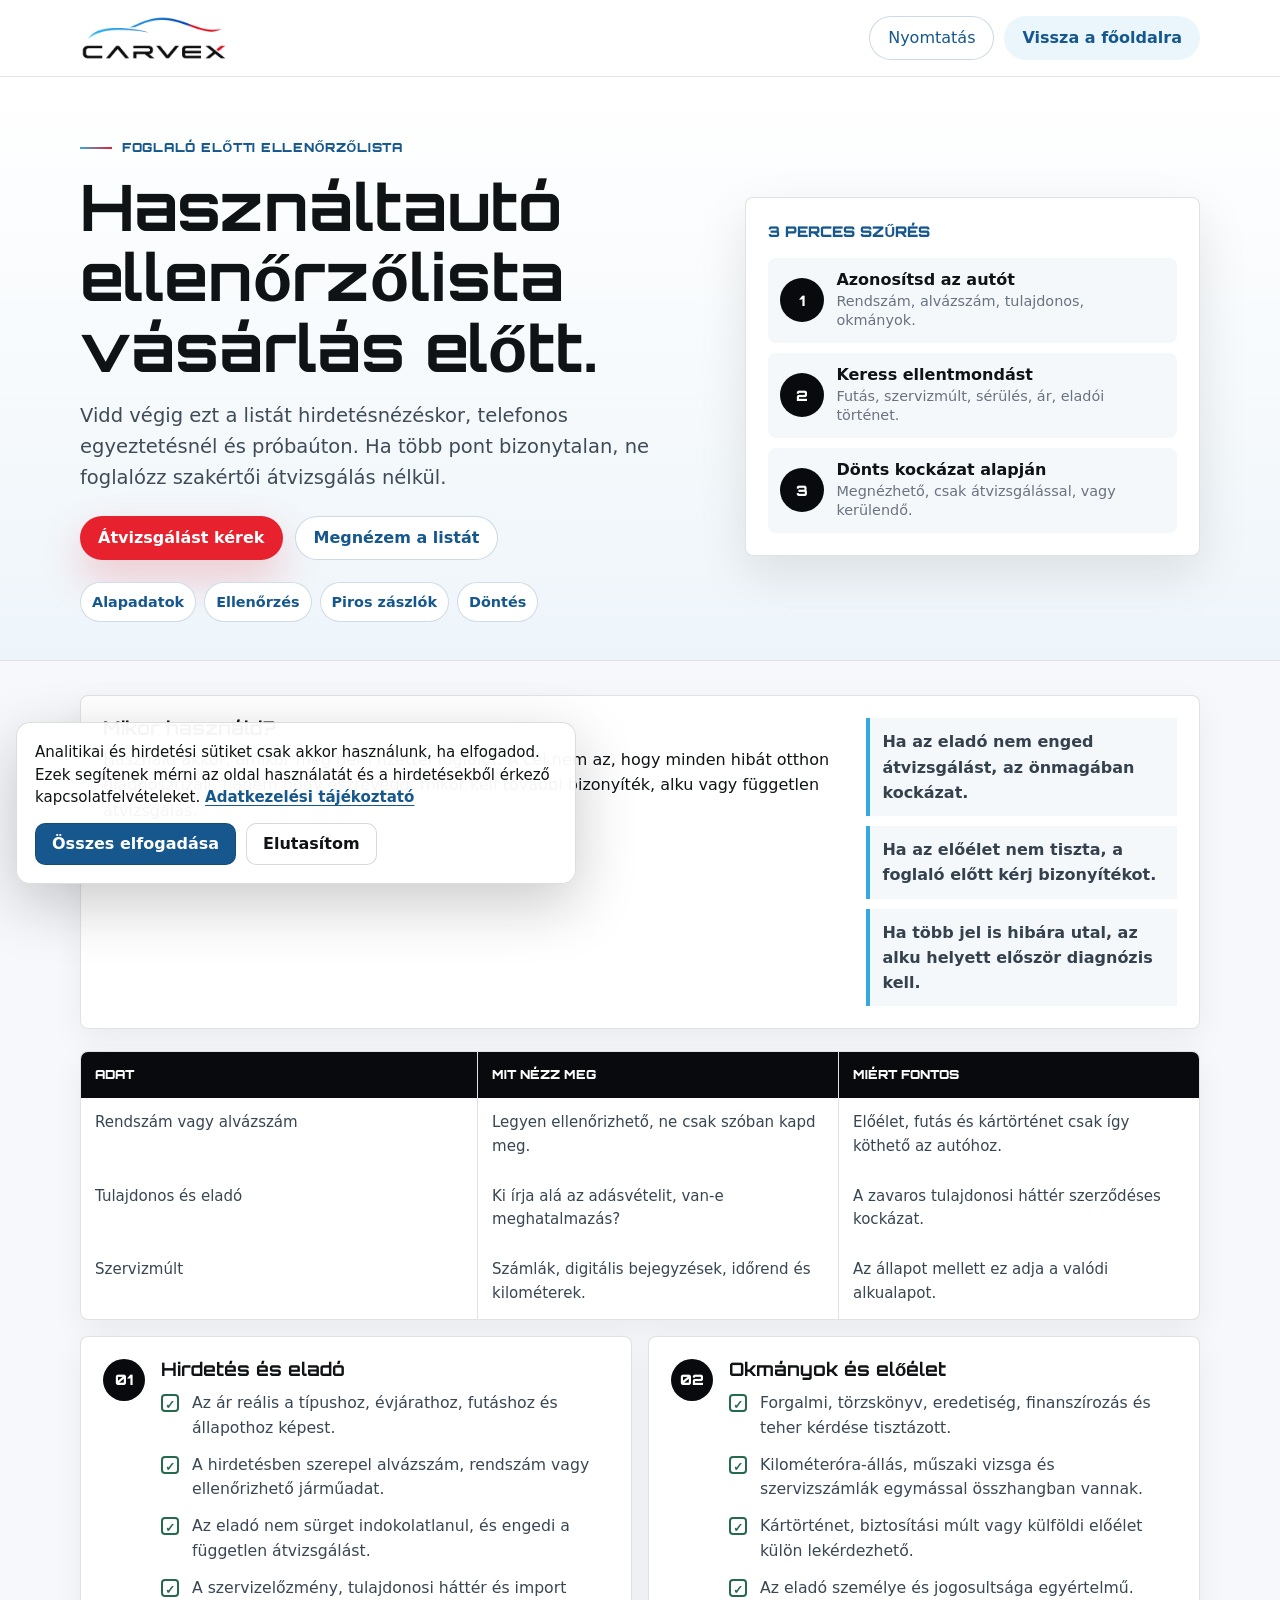
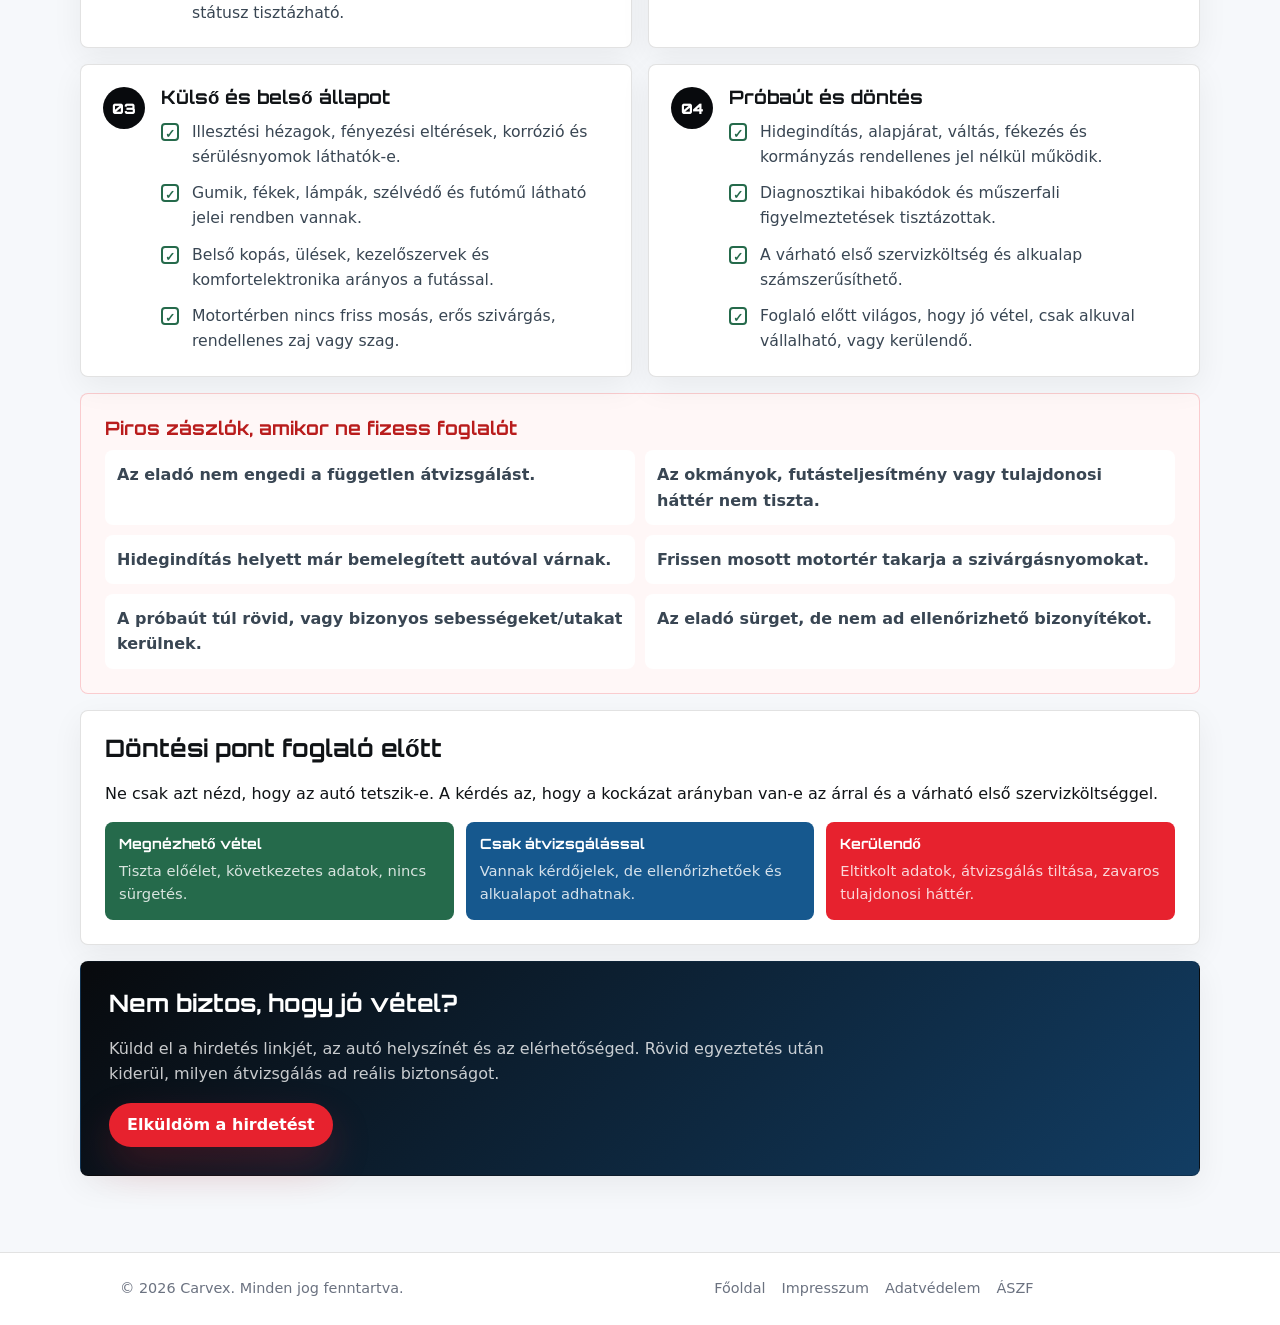
<file: hasznaltauto-vasarlas-elotti-ellenorzolista.html>
<!doctype html>
<html lang="hu">
<head>
  <!-- Google Consent Mode v2 -->
  <script>
    window.dataLayer = window.dataLayer || [];
    window.gtag = window.gtag || function(){window.dataLayer.push(arguments);};
    window.gtag('consent', 'default', {
      ad_storage: 'denied',
      ad_user_data: 'denied',
      ad_personalization: 'denied',
      analytics_storage: 'denied',
      wait_for_update: 500
    });
    try {
      var storedConsent = window.localStorage.getItem('carvex_measurement_consent_v2');
      if (storedConsent === 'accepted' || storedConsent === 'declined') {
        var consentState = storedConsent === 'accepted' ? 'granted' : 'denied';
        window.gtag('consent', 'update', {
          ad_storage: consentState,
          ad_user_data: consentState,
          ad_personalization: consentState,
          analytics_storage: consentState
        });
        window.carvexConsentState = consentState;
      }
    } catch (error) {}
  </script>
  <!-- End Google Consent Mode v2 -->
  <!-- Google Tag Manager -->
  <script>(function(w,d,s,l,i){w[l]=w[l]||[];w[l].push({'gtm.start':
  new Date().getTime(),event:'gtm.js'});var f=d.getElementsByTagName(s)[0],
  j=d.createElement(s),dl=l!='dataLayer'?'&l='+l:'';j.async=true;j.src=
  'https://www.googletagmanager.com/gtm.js?id='+i+dl;f.parentNode.insertBefore(j,f);
  })(window,document,'script','dataLayer','GTM-TF6K4K5L');</script>
  <!-- End Google Tag Manager -->
  <meta charset="utf-8" />
  <meta name="viewport" content="width=device-width, initial-scale=1" />
  <meta name="robots" content="index,follow" />
  <title>Használtautó vásárlás előtti ellenőrzőlista | Carvex</title>
  <meta name="description" content="Gyakorlati használtautó vásárlás előtti ellenőrzőlista: hirdetés, okmányok, karosszéria, próbaút, diagnosztika és döntési pontok foglaló előtt.">
  <link rel="canonical" href="https://carvex.hu/hasznaltauto-vasarlas-elotti-ellenorzolista.html">
  <meta property="og:locale" content="hu_HU">
  <meta property="og:type" content="article">
  <meta property="og:site_name" content="Carvex">
  <meta property="og:title" content="Használtautó vásárlás előtti ellenőrzőlista | Carvex">
  <meta property="og:description" content="Ellenőrzési pontok használt autó vásárlása előtt, hogy a foglaló előtt tisztább döntést hozz.">
  <meta property="og:url" content="https://carvex.hu/hasznaltauto-vasarlas-elotti-ellenorzolista.html">
  <meta property="og:image" content="https://carvex.hu/carvex-logo-transparent-720.webp">
  <meta name="twitter:card" content="summary_large_image">
  <link rel="preconnect" href="https://fonts.googleapis.com">
  <link rel="preconnect" href="https://fonts.gstatic.com" crossorigin>
  <link href="https://fonts.googleapis.com/css2?family=Orbitron:wght@500;600;700;800;900&display=swap" rel="stylesheet">
  <link rel="stylesheet" href="analytics-consent.css">
  <link rel="icon" type="image/png" sizes="96x96" href="/favicon-96x96.png">
  <link rel="shortcut icon" href="/favicon.ico">
  <link rel="icon" type="image/png" sizes="48x48" href="/favicon-48x48.png">
  <link rel="icon" type="image/png" sizes="192x192" href="/favicon-192x192.png">
  <link rel="apple-touch-icon" sizes="180x180" href="/apple-touch-icon.png">
  <style>
    :root {
      --brand-black: #080A0D;
      --brand-charcoal: #101316;
      --brand-light-blue: #35A8E0;
      --brand-blue: #16588E;
      --brand-red: #E7222E;
      --brand-white: #FFFFFF;
      --brand-surface: #F5F7FA;
      --brand-muted: #6B7280;
      --font-display: "Orbitron", "Michroma", "Audiowide", "Exo 2", sans-serif;
      --font-body: Inter, ui-sans-serif, system-ui, -apple-system, BlinkMacSystemFont, "Segoe UI", sans-serif;
      --ink: var(--brand-charcoal);
      --muted: var(--brand-muted);
      --line: rgba(16, 19, 22, 0.12);
      --radius: 8px;
      --shadow: 0 18px 50px rgba(16, 19, 22, 0.10);
    }

    * {
      box-sizing: border-box;
    }

    body {
      margin: 0;
      background: #f6f8fb;
      color: var(--ink);
      font-family: var(--font-body);
      line-height: 1.58;
    }

    a {
      color: inherit;
    }

    .sr-only {
      position: absolute;
      width: 1px;
      height: 1px;
      padding: 0;
      overflow: hidden;
      clip: rect(0, 0, 0, 0);
      white-space: nowrap;
      border: 0;
    }

    .topbar {
      position: sticky;
      top: 0;
      z-index: 20;
      background: rgba(255, 255, 255, 0.94);
      border-bottom: 1px solid var(--line);
      backdrop-filter: blur(18px);
    }

    .nav {
      width: min(1120px, calc(100% - 32px));
      min-height: 76px;
      margin: 0 auto;
      display: flex;
      align-items: center;
      justify-content: space-between;
      gap: 18px;
    }

    .brand {
      display: inline-flex;
      align-items: center;
      width: 148px;
    }

    .brand img {
      width: 100%;
      height: auto;
      display: block;
    }

    .nav-actions {
      display: flex;
      align-items: center;
      gap: 10px;
    }

    .top-back,
    .button {
      display: inline-flex;
      align-items: center;
      justify-content: center;
      min-height: 44px;
      padding: 0 18px;
      border-radius: 999px;
      text-decoration: none;
      font-weight: 850;
    }

    .top-back {
      color: var(--brand-blue);
      background: rgba(53, 168, 224, 0.1);
    }

    .print-button {
      border: 1px solid rgba(22, 88, 142, 0.22);
      background: #fff;
      color: var(--brand-blue);
      cursor: pointer;
      font: inherit;
    }

    .hero {
      padding: 54px 0 38px;
      background: linear-gradient(180deg, #ffffff 0%, #eef5fa 100%);
      border-bottom: 1px solid var(--line);
    }

    .container {
      width: min(1120px, calc(100% - 32px));
      margin: 0 auto;
    }

    .hero-grid {
      display: grid;
      grid-template-columns: minmax(0, 1fr) minmax(320px, 0.72fr);
      gap: 34px;
      align-items: center;
    }

    .eyebrow {
      display: inline-flex;
      align-items: center;
      gap: 10px;
      margin: 0 0 14px;
      color: var(--brand-blue);
      font-family: var(--font-display);
      font-size: 0.78rem;
      font-weight: 900;
      letter-spacing: 0.06em;
      text-transform: uppercase;
    }

    .eyebrow::before {
      content: "";
      width: 32px;
      height: 2px;
      background: linear-gradient(90deg, var(--brand-light-blue), var(--brand-red));
    }

    h1,
    h2,
    h3,
    p {
      margin-top: 0;
    }

    h1,
    h2,
    h3 {
      font-family: var(--font-display);
      letter-spacing: 0;
      line-height: 1.1;
    }

    h1 {
      max-width: 780px;
      margin-bottom: 18px;
      font-size: clamp(2.15rem, 5vw, 4.05rem);
    }

    .lead {
      max-width: 760px;
      margin-bottom: 22px;
      color: #3f4b57;
      font-size: clamp(1.05rem, 2vw, 1.22rem);
    }

    .hero-actions {
      display: flex;
      flex-wrap: wrap;
      gap: 12px;
      align-items: center;
    }

    .button.primary {
      background: var(--brand-red);
      color: var(--brand-white);
      box-shadow: 0 18px 40px rgba(231, 34, 46, 0.22);
    }

    .button.secondary {
      border: 1px solid rgba(22, 88, 142, 0.22);
      background: #fff;
      color: var(--brand-blue);
    }

    .hero-panel {
      border: 1px solid rgba(16, 19, 22, 0.12);
      border-radius: var(--radius);
      background: #fff;
      box-shadow: var(--shadow);
      padding: 22px;
    }

    .panel-title {
      margin: 0 0 14px;
      color: var(--brand-blue);
      font-family: var(--font-display);
      font-size: 0.92rem;
      font-weight: 900;
      text-transform: uppercase;
    }

    .score-list {
      display: grid;
      gap: 10px;
      margin: 0;
      padding: 0;
      list-style: none;
    }

    .score-list li {
      display: grid;
      grid-template-columns: 44px minmax(0, 1fr);
      gap: 12px;
      align-items: center;
      padding: 12px;
      border-radius: var(--radius);
      background: #f4f8fb;
    }

    .score {
      display: inline-grid;
      place-items: center;
      width: 44px;
      height: 44px;
      border-radius: 50%;
      background: var(--brand-black);
      color: #fff;
      font-family: var(--font-display);
      font-size: 0.9rem;
      font-weight: 900;
    }

    .score-copy {
      display: block;
    }

    .score-copy strong {
      display: block;
      line-height: 1.2;
    }

    .score-copy span {
      display: block;
      margin-top: 3px;
      color: var(--muted);
      font-size: 0.9rem;
      line-height: 1.35;
    }

    .toc {
      display: flex;
      flex-wrap: wrap;
      gap: 8px;
      margin-top: 22px;
    }

    .toc a {
      padding: 8px 11px;
      border: 1px solid rgba(22, 88, 142, 0.2);
      border-radius: 999px;
      background: #fff;
      color: var(--brand-blue);
      text-decoration: none;
      font-size: 0.9rem;
      font-weight: 800;
    }

    .content {
      padding: 34px 0 76px;
    }

    .quick-panel,
    .checklist-card,
    .decision-card,
    .cta-card {
      border: 1px solid var(--line);
      border-radius: var(--radius);
      background: #fff;
      box-shadow: 0 10px 32px rgba(16, 19, 22, 0.06);
    }

    .quick-panel {
      display: grid;
      grid-template-columns: minmax(0, 1fr) minmax(250px, 0.42fr);
      gap: 24px;
      align-items: start;
      padding: 22px;
      margin-bottom: 22px;
    }

    .quick-panel h2 {
      margin-bottom: 8px;
      font-size: 1.18rem;
    }

    .quick-list {
      display: grid;
      gap: 10px;
      margin: 0;
      padding: 0;
      list-style: none;
    }

    .quick-list li {
      padding: 11px 12px;
      border-left: 4px solid var(--brand-light-blue);
      background: #f4f8fb;
      color: #35414d;
      font-weight: 750;
    }

    .worksheet {
      margin-bottom: 16px;
      overflow: hidden;
      border: 1px solid var(--line);
      border-radius: var(--radius);
      background: #fff;
      box-shadow: 0 10px 32px rgba(16, 19, 22, 0.06);
    }

    .worksheet-header,
    .worksheet-row {
      display: grid;
      grid-template-columns: 1.1fr 1fr 1fr;
      gap: 1px;
      background: var(--line);
    }

    .worksheet-header span,
    .worksheet-row span {
      padding: 13px 14px;
      background: #fff;
    }

    .worksheet-header span {
      background: var(--brand-black);
      color: #fff;
      font-family: var(--font-display);
      font-size: 0.78rem;
      font-weight: 900;
      text-transform: uppercase;
    }

    .worksheet-row span {
      color: #384552;
      font-size: 0.94rem;
    }

    .section-grid {
      display: grid;
      grid-template-columns: repeat(2, minmax(0, 1fr));
      gap: 16px;
    }

    .checklist-card {
      display: grid;
      grid-template-columns: auto minmax(0, 1fr);
      gap: 16px;
      padding: 22px;
    }

    .step-badge {
      width: 42px;
      height: 42px;
      display: grid;
      place-items: center;
      border-radius: 50%;
      background: var(--brand-black);
      color: #fff;
      font-family: var(--font-display);
      font-size: 0.9rem;
      font-weight: 900;
    }

    .checklist-card h2 {
      margin-bottom: 12px;
      font-size: 1.16rem;
    }

    .checklist {
      list-style: none;
      padding: 0;
      margin: 0;
      display: grid;
      gap: 12px;
    }

    .checklist li {
      display: grid;
      grid-template-columns: 22px minmax(0, 1fr);
      gap: 9px;
      align-items: start;
      color: #394653;
      font-size: 0.98rem;
    }

    .tick {
      width: 18px;
      height: 18px;
      display: inline-grid;
      place-items: center;
      margin-top: 3px;
      border: 2px solid #256a4b;
      border-radius: 4px;
      color: #256a4b;
      font-size: 0.76rem;
      font-weight: 950;
    }

    .decision-card {
      margin-top: 16px;
      padding: 24px;
    }

    .decision-grid {
      display: grid;
      grid-template-columns: repeat(3, minmax(0, 1fr));
      gap: 12px;
      margin-top: 14px;
    }

    .decision {
      padding: 14px;
      border-radius: var(--radius);
      color: #fff;
    }

    .decision strong {
      display: block;
      margin-bottom: 6px;
      font-family: var(--font-display);
      font-size: 0.88rem;
      line-height: 1.2;
    }

    .decision span {
      display: block;
      color: rgba(255, 255, 255, 0.82);
      font-size: 0.92rem;
    }

    .decision.good {
      background: #256a4b;
    }

    .decision.neutral {
      background: var(--brand-blue);
    }

    .decision.bad {
      background: var(--brand-red);
    }

    .red-flags {
      margin-top: 16px;
      padding: 24px;
      border: 1px solid rgba(231, 34, 46, 0.2);
      border-radius: var(--radius);
      background: #fff7f7;
    }

    .red-flags h2 {
      margin-bottom: 12px;
      color: #b91c1c;
      font-size: 1.16rem;
    }

    .red-flag-list {
      display: grid;
      grid-template-columns: repeat(2, minmax(0, 1fr));
      gap: 10px;
      margin: 0;
      padding: 0;
      list-style: none;
    }

    .red-flag-list li {
      padding: 12px;
      border-radius: var(--radius);
      background: #fff;
      color: #394653;
      font-weight: 750;
    }

    .cta-card {
      margin-top: 16px;
      padding: 28px;
      background: linear-gradient(135deg, var(--brand-black), #123d63);
      color: var(--brand-white);
    }

    .cta-card p {
      max-width: 720px;
      color: rgba(255, 255, 255, 0.78);
    }

    footer {
      border-top: 1px solid var(--line);
      background: var(--brand-white);
    }

    .footer-row {
      width: min(1040px, calc(100% - 32px));
      min-height: 72px;
      margin: 0 auto;
      display: flex;
      align-items: center;
      justify-content: space-between;
      gap: 18px;
      color: var(--muted);
      font-size: 0.9rem;
    }

    .footer-links {
      display: flex;
      flex-wrap: wrap;
      gap: 16px;
    }

    .footer-links a {
      text-decoration: none;
    }

    @media (max-width: 780px) {
      .nav,
      .footer-row {
        align-items: flex-start;
        flex-direction: column;
        padding: 18px 0;
      }

      .hero {
        padding-top: 48px;
      }

      .nav-actions,
      .hero-actions {
        width: 100%;
        flex-direction: column;
      }

      .top-back,
      .print-button,
      .button {
        width: 100%;
      }

      .hero-grid,
      .quick-panel,
      .section-grid,
      .decision-grid,
      .red-flag-list {
        grid-template-columns: 1fr;
      }

      .worksheet-header {
        display: none;
      }

      .worksheet-row {
        grid-template-columns: 1fr;
      }

      .worksheet-row span::before {
        display: block;
        margin-bottom: 4px;
        color: var(--brand-blue);
        font-size: 0.75rem;
        font-weight: 900;
        text-transform: uppercase;
      }

      .worksheet-row span:nth-child(1)::before {
        content: "Adat";
      }

      .worksheet-row span:nth-child(2)::before {
        content: "Mit nézz meg";
      }

      .worksheet-row span:nth-child(3)::before {
        content: "Miért fontos";
      }

      .checklist-card {
        grid-template-columns: 1fr;
      }
    }

    @media print {
      .topbar,
      .hero-actions,
      .cta-card,
      footer {
        display: none;
      }

      body {
        background: #fff;
      }

      .hero,
      .content {
        padding: 18px 0;
      }

      .checklist-card,
      .quick-panel,
      .decision-card,
      .red-flags,
      .worksheet {
        box-shadow: none;
        break-inside: avoid;
      }
    }
  </style>
</head>
<body>
  <!-- Google Tag Manager (noscript) -->
  <noscript><iframe src="https://www.googletagmanager.com/ns.html?id=GTM-TF6K4K5L"
  height="0" width="0" style="display:none;visibility:hidden"></iframe></noscript>
  <!-- End Google Tag Manager (noscript) -->
  <header class="topbar">
    <nav class="nav" aria-label="Fő navigáció">
      <a class="brand" href="./" aria-label="Carvex főoldal">
        <picture>
          <source type="image/webp" srcset="carvex-logo-transparent-360.webp 360w, carvex-logo-transparent-720.webp 720w" sizes="148px">
          <img src="carvex-logo-transparent.png" alt="Carvex" width="1155" height="365">
        </picture>
      </a>
      <div class="nav-actions">
        <button class="top-back print-button" type="button" onclick="window.print()">Nyomtatás</button>
        <a class="top-back" href="./">Vissza a főoldalra</a>
      </div>
    </nav>
  </header>

  <main>
    <section class="hero">
      <div class="container">
        <div class="hero-grid">
          <div>
            <p class="eyebrow">Foglaló előtti ellenőrzőlista</p>
            <h1>Használtautó ellenőrzőlista vásárlás előtt.</h1>
            <p class="lead">Vidd végig ezt a listát hirdetésnézéskor, telefonos egyeztetésnél és próbaúton. Ha több pont bizonytalan, ne foglalózz szakértői átvizsgálás nélkül.</p>
            <div class="hero-actions">
              <a class="button primary" href="./#hirdetes-kuldese">Átvizsgálást kérek</a>
              <a class="button secondary" href="#ellenorzolista">Megnézem a listát</a>
            </div>
            <nav class="toc" aria-label="Ellenőrzőlista szakaszai">
              <a href="#alapadatok">Alapadatok</a>
              <a href="#ellenorzolista">Ellenőrzés</a>
              <a href="#piros-zaszlok">Piros zászlók</a>
              <a href="#dontesi-pontok">Döntés</a>
            </nav>
          </div>
          <aside class="hero-panel" aria-label="Gyors használati útmutató">
            <p class="panel-title">3 perces szűrés</p>
            <ul class="score-list">
              <li><span class="score">1</span><span class="score-copy"><strong>Azonosítsd az autót</strong><span>Rendszám, alvázszám, tulajdonos, okmányok.</span></span></li>
              <li><span class="score">2</span><span class="score-copy"><strong>Keress ellentmondást</strong><span>Futás, szervizmúlt, sérülés, ár, eladói történet.</span></span></li>
              <li><span class="score">3</span><span class="score-copy"><strong>Dönts kockázat alapján</strong><span>Megnézhető, csak átvizsgálással, vagy kerülendő.</span></span></li>
            </ul>
          </aside>
        </div>
      </div>
    </section>

    <section class="content">
      <div class="container">
        <article class="quick-panel">
          <div>
            <h2>Mikor használd?</h2>
            <p>Használd akkor, amikor még nem fizettél foglalót. A cél nem az, hogy minden hibát otthon diagnosztizálj, hanem hogy észrevedd, mikor kell további bizonyíték, alku vagy független átvizsgálás.</p>
          </div>
          <ul class="quick-list" aria-label="Gyors döntési szabályok">
            <li>Ha az eladó nem enged átvizsgálást, az önmagában kockázat.</li>
            <li>Ha az előélet nem tiszta, a foglaló előtt kérj bizonyítékot.</li>
            <li>Ha több jel is hibára utal, az alku helyett először diagnózis kell.</li>
          </ul>
        </article>

        <section class="worksheet" id="alapadatok" aria-labelledby="alapadatok-cim">
          <div class="worksheet-header" aria-hidden="true">
            <span>Adat</span>
            <span>Mit nézz meg</span>
            <span>Miért fontos</span>
          </div>
          <h2 id="alapadatok-cim" class="sr-only">Alapadatok ellenőrzése</h2>
          <div class="worksheet-row">
            <span>Rendszám vagy alvázszám</span>
            <span>Legyen ellenőrizhető, ne csak szóban kapd meg.</span>
            <span>Előélet, futás és kártörténet csak így köthető az autóhoz.</span>
          </div>
          <div class="worksheet-row">
            <span>Tulajdonos és eladó</span>
            <span>Ki írja alá az adásvételit, van-e meghatalmazás?</span>
            <span>A zavaros tulajdonosi háttér szerződéses kockázat.</span>
          </div>
          <div class="worksheet-row">
            <span>Szervizmúlt</span>
            <span>Számlák, digitális bejegyzések, időrend és kilométerek.</span>
            <span>Az állapot mellett ez adja a valódi alkualapot.</span>
          </div>
        </section>

        <div class="section-grid" id="ellenorzolista">
          <article class="checklist-card">
            <span class="step-badge">01</span>
            <div>
              <h2>Hirdetés és eladó</h2>
              <ul class="checklist">
                <li><span class="tick">✓</span><span>Az ár reális a típushoz, évjárathoz, futáshoz és állapothoz képest.</span></li>
                <li><span class="tick">✓</span><span>A hirdetésben szerepel alvázszám, rendszám vagy ellenőrizhető járműadat.</span></li>
                <li><span class="tick">✓</span><span>Az eladó nem sürget indokolatlanul, és engedi a független átvizsgálást.</span></li>
                <li><span class="tick">✓</span><span>A szervizelőzmény, tulajdonosi háttér és import státusz tisztázható.</span></li>
              </ul>
            </div>
          </article>

          <article class="checklist-card">
            <span class="step-badge">02</span>
            <div>
              <h2>Okmányok és előélet</h2>
              <ul class="checklist">
                <li><span class="tick">✓</span><span>Forgalmi, törzskönyv, eredetiség, finanszírozás és teher kérdése tisztázott.</span></li>
                <li><span class="tick">✓</span><span>Kilométeróra-állás, műszaki vizsga és szervizszámlák egymással összhangban vannak.</span></li>
                <li><span class="tick">✓</span><span>Kártörténet, biztosítási múlt vagy külföldi előélet külön lekérdezhető.</span></li>
                <li><span class="tick">✓</span><span>Az eladó személye és jogosultsága egyértelmű.</span></li>
              </ul>
            </div>
          </article>

          <article class="checklist-card">
            <span class="step-badge">03</span>
            <div>
              <h2>Külső és belső állapot</h2>
              <ul class="checklist">
                <li><span class="tick">✓</span><span>Illesztési hézagok, fényezési eltérések, korrózió és sérülésnyomok láthatók-e.</span></li>
                <li><span class="tick">✓</span><span>Gumik, fékek, lámpák, szélvédő és futómű látható jelei rendben vannak.</span></li>
                <li><span class="tick">✓</span><span>Belső kopás, ülések, kezelőszervek és komfortelektronika arányos a futással.</span></li>
                <li><span class="tick">✓</span><span>Motortérben nincs friss mosás, erős szivárgás, rendellenes zaj vagy szag.</span></li>
              </ul>
            </div>
          </article>

          <article class="checklist-card">
            <span class="step-badge">04</span>
            <div>
              <h2>Próbaút és döntés</h2>
              <ul class="checklist">
                <li><span class="tick">✓</span><span>Hidegindítás, alapjárat, váltás, fékezés és kormányzás rendellenes jel nélkül működik.</span></li>
                <li><span class="tick">✓</span><span>Diagnosztikai hibakódok és műszerfali figyelmeztetések tisztázottak.</span></li>
                <li><span class="tick">✓</span><span>A várható első szervizköltség és alkualap számszerűsíthető.</span></li>
                <li><span class="tick">✓</span><span>Foglaló előtt világos, hogy jó vétel, csak alkuval vállalható, vagy kerülendő.</span></li>
              </ul>
            </div>
          </article>
        </div>

        <section class="red-flags" id="piros-zaszlok" aria-labelledby="piros-zaszlok-cim">
          <h2 id="piros-zaszlok-cim">Piros zászlók, amikor ne fizess foglalót</h2>
          <ul class="red-flag-list">
            <li>Az eladó nem engedi a független átvizsgálást.</li>
            <li>Az okmányok, futásteljesítmény vagy tulajdonosi háttér nem tiszta.</li>
            <li>Hidegindítás helyett már bemelegített autóval várnak.</li>
            <li>Frissen mosott motortér takarja a szivárgásnyomokat.</li>
            <li>A próbaút túl rövid, vagy bizonyos sebességeket/utakat kerülnek.</li>
            <li>Az eladó sürget, de nem ad ellenőrizhető bizonyítékot.</li>
          </ul>
        </section>

        <section class="decision-card" aria-labelledby="dontesi-pontok">
          <h2 id="dontesi-pontok">Döntési pont foglaló előtt</h2>
          <p>Ne csak azt nézd, hogy az autó tetszik-e. A kérdés az, hogy a kockázat arányban van-e az árral és a várható első szervizköltséggel.</p>
          <div class="decision-grid">
            <div class="decision good">
              <strong>Megnézhető vétel</strong>
              <span>Tiszta előélet, következetes adatok, nincs sürgetés.</span>
            </div>
            <div class="decision neutral">
              <strong>Csak átvizsgálással</strong>
              <span>Vannak kérdőjelek, de ellenőrizhetőek és alkualapot adhatnak.</span>
            </div>
            <div class="decision bad">
              <strong>Kerülendő</strong>
              <span>Eltitkolt adatok, átvizsgálás tiltása, zavaros tulajdonosi háttér.</span>
            </div>
          </div>
        </section>

        <aside class="cta-card">
          <h2>Nem biztos, hogy jó vétel?</h2>
          <p>Küldd el a hirdetés linkjét, az autó helyszínét és az elérhetőséged. Rövid egyeztetés után kiderül, milyen átvizsgálás ad reális biztonságot.</p>
          <a class="button primary" href="./#hirdetes-kuldese">Elküldöm a hirdetést</a>
        </aside>
      </div>
    </section>
  </main>

  <footer>
    <div class="footer-row">
      <span>© 2026 Carvex. Minden jog fenntartva.</span>
      <nav class="footer-links" aria-label="Jogi információk">
        <a href="./">Főoldal</a>
        <a href="./impresszum.html">Impresszum</a>
        <a href="./adatkezelesi-tajekoztato.html">Adatvédelem</a>
        <a href="./aszf.html">ÁSZF</a>
      </nav>
    </div>
  </footer>
  <script src="analytics-consent.js" defer></script>
</body>
</html>
</file>
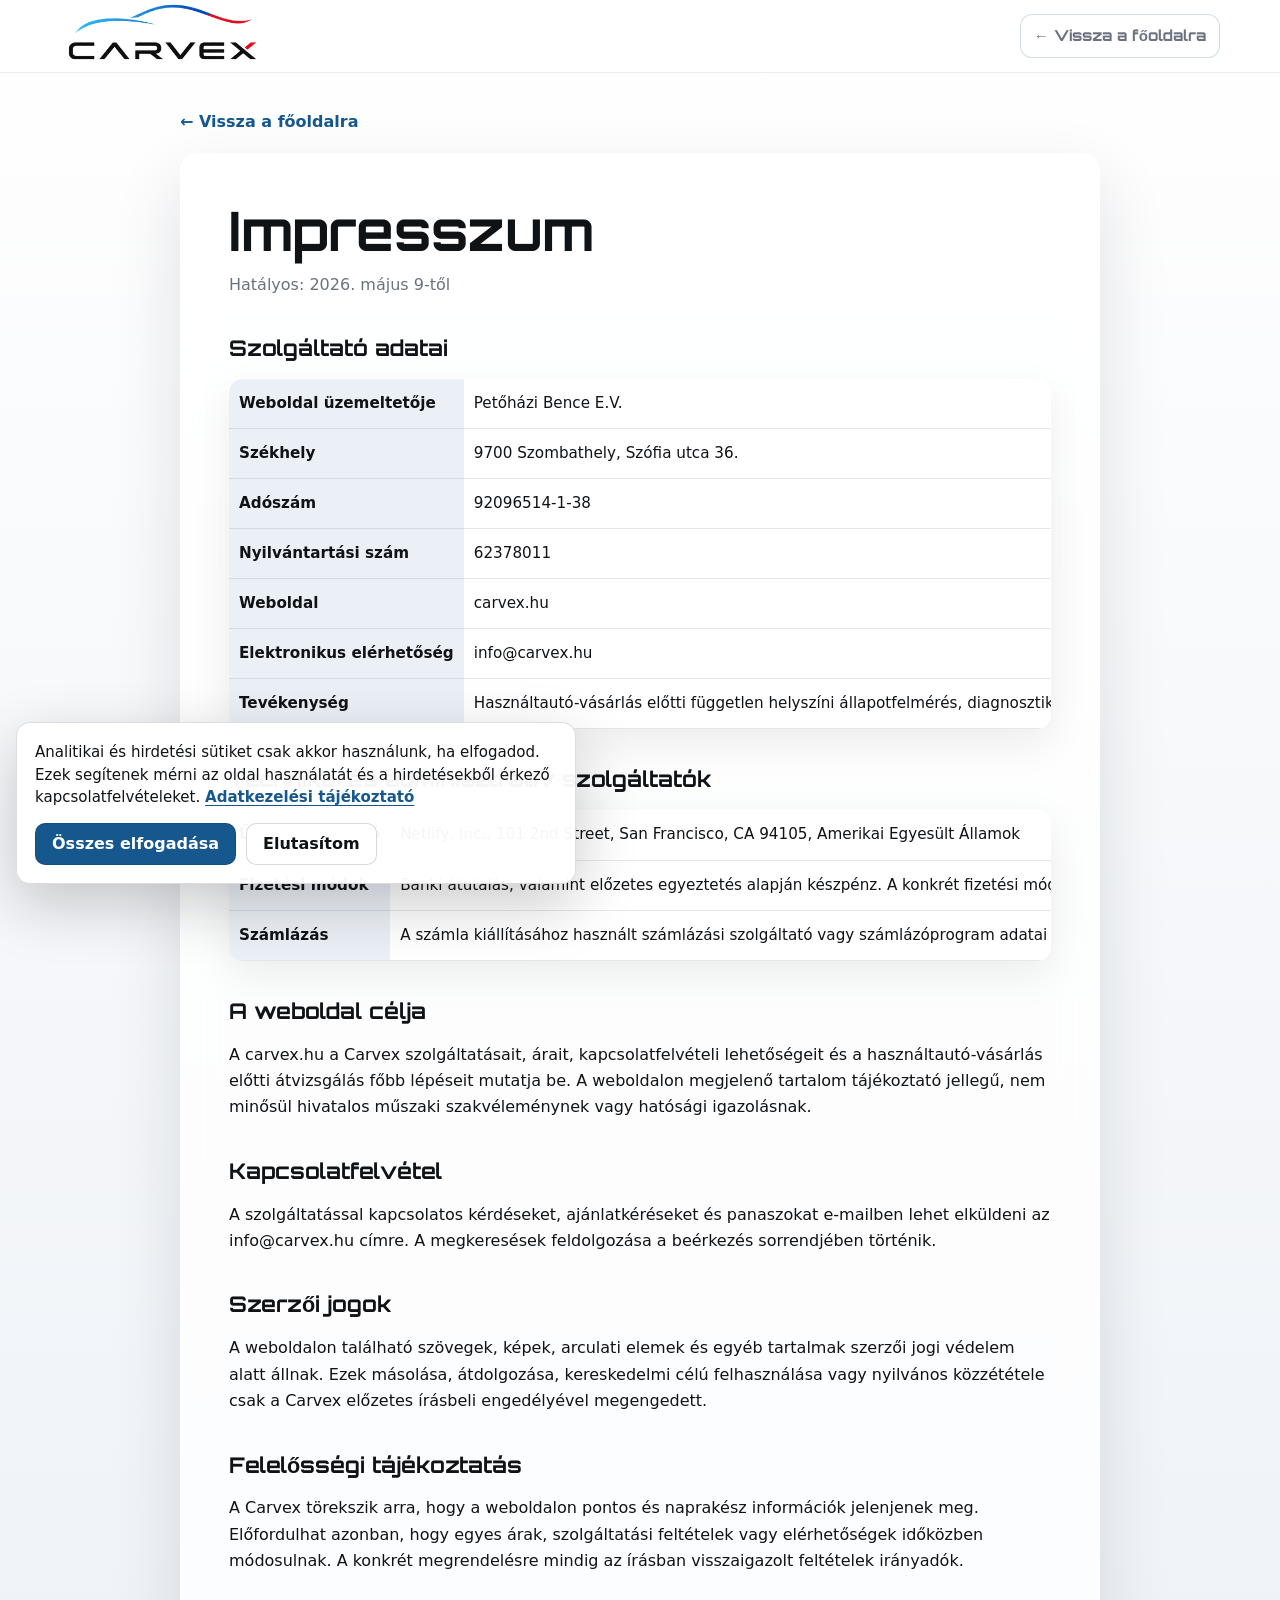
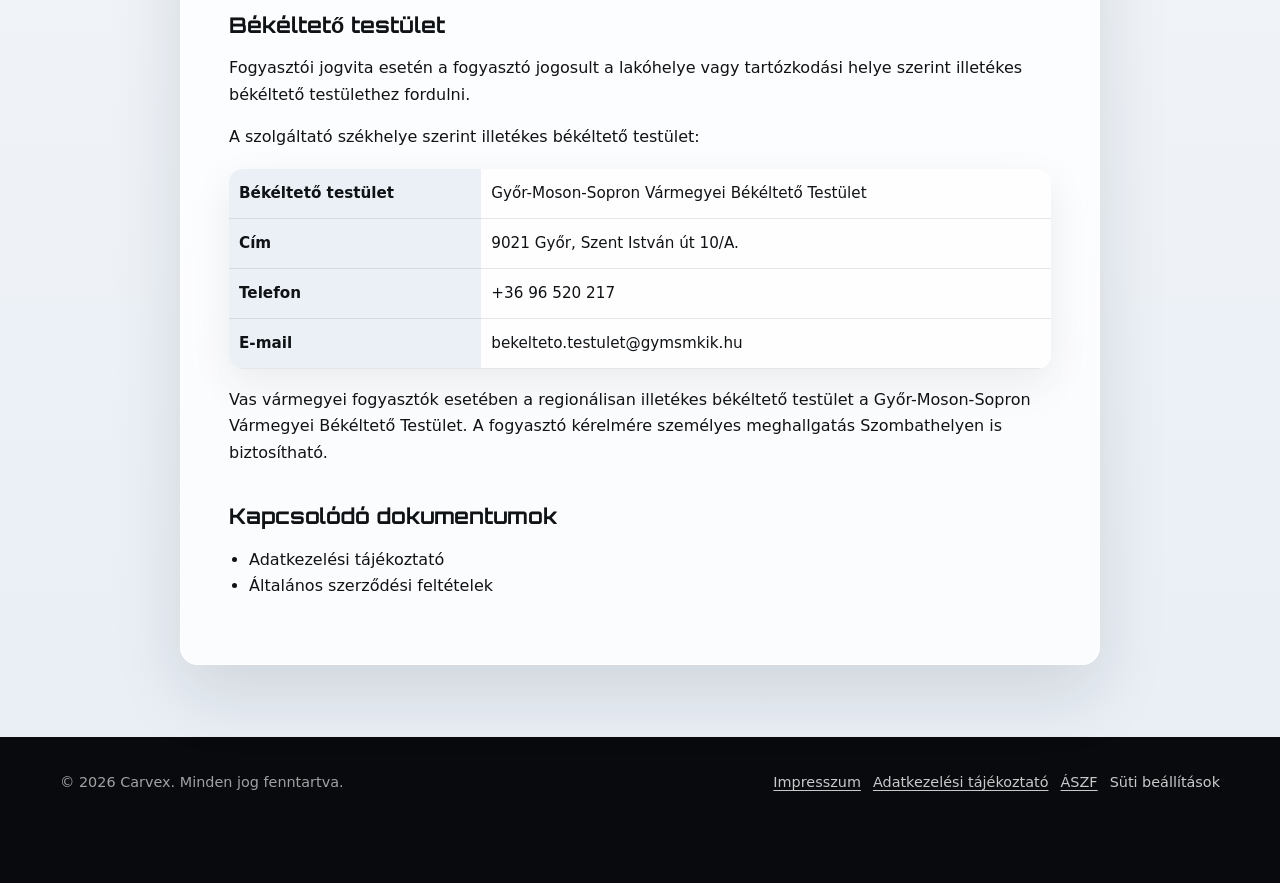
<file: impresszum.html>
<!doctype html>
<html lang="hu">
<head>
  <!-- Google Consent Mode v2 -->
  <script>
    window.dataLayer = window.dataLayer || [];
    window.gtag = window.gtag || function(){window.dataLayer.push(arguments);};
    window.gtag('consent', 'default', {
      ad_storage: 'denied',
      ad_user_data: 'denied',
      ad_personalization: 'denied',
      analytics_storage: 'denied',
      wait_for_update: 500
    });
    try {
      var storedConsent = window.localStorage.getItem('carvex_measurement_consent_v2');
      if (storedConsent === 'accepted' || storedConsent === 'declined') {
        var consentState = storedConsent === 'accepted' ? 'granted' : 'denied';
        window.gtag('consent', 'update', {
          ad_storage: consentState,
          ad_user_data: consentState,
          ad_personalization: consentState,
          analytics_storage: consentState
        });
        window.carvexConsentState = consentState;
      }
    } catch (error) {}
  </script>
  <!-- End Google Consent Mode v2 -->
  <!-- Google Tag Manager -->
  <script>(function(w,d,s,l,i){w[l]=w[l]||[];w[l].push({'gtm.start':
  new Date().getTime(),event:'gtm.js'});var f=d.getElementsByTagName(s)[0],
  j=d.createElement(s),dl=l!='dataLayer'?'&l='+l:'';j.async=true;j.src=
  'https://www.googletagmanager.com/gtm.js?id='+i+dl;f.parentNode.insertBefore(j,f);
  })(window,document,'script','dataLayer','GTM-TF6K4K5L');</script>
  <!-- End Google Tag Manager -->
  <meta charset="utf-8" />
  <meta name="viewport" content="width=device-width, initial-scale=1" />
  <meta name="robots" content="index,follow" />
  <title>Impresszum | Carvex</title>
  <meta name="description" content="Carvex impresszum: a használtautó-vásárlás előtti átvizsgálási és tanácsadási szolgáltatás üzemeltetői és kapcsolatfelvételi adatai.">
  <link rel="canonical" href="https://carvex.hu/impresszum.html">
  <meta property="og:locale" content="hu_HU">
  <meta property="og:type" content="article">
  <meta property="og:site_name" content="Carvex">
  <meta property="og:title" content="Impresszum | Carvex">
  <meta property="og:description" content="Carvex impresszum és kapcsolatfelvételi adatok.">
  <meta property="og:url" content="https://carvex.hu/impresszum.html">
  <meta property="og:image" content="https://carvex.hu/carvex-logo-transparent.png">
  <meta name="twitter:card" content="summary">
  <link rel="preconnect" href="https://fonts.googleapis.com">
  <link rel="preconnect" href="https://fonts.gstatic.com" crossorigin>
  <link href="https://fonts.googleapis.com/css2?family=Orbitron:wght@500;600;700;800;900&display=swap" rel="stylesheet">
  <link rel="stylesheet" href="analytics-consent.css">
  <link rel="icon" type="image/png" sizes="96x96" href="/favicon-96x96.png">
  <link rel="shortcut icon" href="/favicon.ico">
  <link rel="icon" type="image/png" sizes="48x48" href="/favicon-48x48.png">
  <link rel="icon" type="image/png" sizes="192x192" href="/favicon-192x192.png">
  <link rel="apple-touch-icon" sizes="180x180" href="/apple-touch-icon.png">
  <style>
    :root {
      --brand-black: #080A0D;
      --brand-charcoal: #101316;
      --brand-light-blue: #35A8E0;
      --brand-blue: #16588E;
      --brand-red: #E7222E;
      --brand-white: #FFFFFF;
      --brand-surface: #F5F7FA;
      --brand-muted: #6B7280;
      --font-display: "Orbitron", "Michroma", "Audiowide", "Exo 2", sans-serif;
      --font-body: Inter, ui-sans-serif, system-ui, -apple-system, BlinkMacSystemFont, "Segoe UI", sans-serif;
      --ink: var(--brand-charcoal);
      --muted: var(--brand-muted);
      --paper: var(--brand-surface);
      --white: var(--brand-white);
      --line: rgba(16, 19, 22, 0.1);
      --shadow: 0 28px 70px rgba(20, 25, 30, 0.12);
      --soft-shadow: 0 14px 40px rgba(20, 25, 30, 0.08);
      --glass: rgba(255, 255, 255, 0.72);
    }

    * { box-sizing: border-box; }

    html {
      overflow-x: hidden;
    }

    body {
      margin: 0;
      font-family: var(--font-body);
      color: var(--ink);
      background: linear-gradient(180deg, #ffffff 0%, var(--paper) 38%, #e8eef5 100%);
      line-height: 1.65;
      overflow-x: hidden;
      text-rendering: optimizeLegibility;
      -webkit-font-smoothing: antialiased;
    }

    a {
      color: inherit;
      text-decoration: none;
    }

    picture {
      display: block;
    }

    .topbar {
      position: sticky;
      top: 0;
      z-index: 40;
      border-bottom: 1px solid rgba(16, 19, 22, 0.08);
      background: rgba(255, 255, 255, 0.86);
      backdrop-filter: saturate(170%) blur(24px);
    }

    .nav {
      width: min(1160px, calc(100% - 32px));
      min-height: 72px;
      margin: 0 auto;
      display: flex;
      align-items: center;
      justify-content: space-between;
      gap: 20px;
    }

    .brand {
      display: inline-flex;
      align-items: center;
      color: var(--ink);
    }

    .brand img {
      width: clamp(150px, 18vw, 205px);
      height: auto;
      max-height: 62px;
      object-fit: contain;
    }

    .top-back {
      color: var(--muted);
      font-family: var(--font-display);
      font-weight: 760;
      font-size: 0.94rem;
      padding: 9px 13px;
      border: 1px solid rgba(22, 88, 142, 0.2);
      border-radius: 12px;
      background: rgba(255, 255, 255, 0.55);
    }

    .top-back:hover {
      color: var(--ink);
      border-color: rgba(16, 19, 22, 0.16);
      background: rgba(255, 255, 255, 0.84);
    }

    .legal-shell {
      width: min(920px, calc(100% - 32px));
      margin: 0 auto;
      padding: 36px 0 72px;
    }

    .back-link {
      display: inline-block;
      margin-bottom: 18px;
      color: var(--brand-blue);
      font-weight: 760;
    }

    .back-link:hover {
      color: var(--brand-black);
      text-decoration: underline;
    }

    .legal-card {
      background: rgba(255, 255, 255, 0.8);
      border: 1px solid rgba(255, 255, 255, 0.82);
      border-radius: 18px;
      padding: clamp(24px, 4vw, 48px);
      box-shadow: var(--shadow);
      backdrop-filter: blur(18px);
    }

    h1, h2, h3, p { margin-top: 0; }

    h1 {
      font-size: clamp(2rem, 5vw, 3.4rem);
      line-height: 1.05;
      margin-bottom: 12px;
      letter-spacing: 0;
      font-family: var(--font-display);
    }

    h2 {
      margin-top: 36px;
      font-size: 1.35rem;
      line-height: 1.25;
      letter-spacing: 0;
      font-family: var(--font-display);
    }

    h3 {
      margin-top: 24px;
      font-size: 1.05rem;
    }

    p, li { font-size: 1rem; }
    ul { padding-left: 1.25rem; }

    table {
      width: 100%;
      display: block;
      overflow-x: auto;
      border-collapse: collapse;
      margin: 18px 0;
      font-size: 0.95rem;
      border-radius: 14px;
      overflow: hidden;
      background: rgba(255, 255, 255, 0.65);
      box-shadow: var(--soft-shadow);
    }

    thead,
    tbody {
      display: table;
      width: max-content;
      min-width: 100%;
    }

    th, td {
      text-align: left;
      vertical-align: top;
      border-bottom: 1px solid var(--line);
      padding: 12px 10px;
    }

    th {
      background: rgba(232, 238, 245, 0.86);
      font-weight: 780;
    }

    .muted { color: var(--muted); }

    .notice {
      background: rgba(232, 238, 245, 0.9);
      border-left: 4px solid var(--brand-blue);
      padding: 14px 16px;
      border-radius: 12px;
    }

    .placeholder {
      color: var(--brand-red);
      font-weight: 700;
    }

    footer {
      padding: 34px 0 88px;
      background: var(--brand-black);
      color: rgba(255, 255, 255, 0.62);
      font-size: 0.9rem;
    }

    .footer-inner {
      width: min(1160px, calc(100% - 32px));
      margin: 0 auto;
      display: grid;
      gap: 16px;
    }

    .footer-row {
      display: flex;
      justify-content: space-between;
      align-items: center;
      gap: 16px;
      flex-wrap: wrap;
    }

    .footer-links {
      display: flex;
      flex-wrap: wrap;
      gap: 12px;
    }

    .footer-links a {
      color: rgba(255, 255, 255, 0.78);
      text-decoration: underline;
      text-underline-offset: 3px;
    }

    .footer-links a:hover,
    .footer-links a:focus-visible {
      color: var(--white);
    }

    @media (max-width: 720px) {
      .nav {
        min-height: 64px;
        gap: 12px;
      }

      .brand img {
        width: clamp(126px, 40vw, 150px);
      }

      .top-back {
        min-height: 44px;
        display: inline-flex;
        align-items: center;
        padding: 7px 10px;
        font-size: 0.78rem;
        line-height: 1.2;
        text-align: center;
      }

      .legal-shell {
        width: min(100% - 28px, 680px);
        padding-top: 26px;
      }

      .legal-card {
        padding: 22px 18px;
        border-radius: 16px;
      }

      h1 {
        font-size: clamp(1.74rem, 9vw, 2.35rem);
        line-height: 1.1;
      }

      h2 {
        font-size: 1.16rem;
        line-height: 1.3;
      }

      p,
      li {
        font-size: 0.98rem;
      }

      th,
      td {
        min-width: 150px;
        padding: 11px 10px;
      }
    }
  </style>
</head>
<body>
  <!-- Google Tag Manager (noscript) -->
  <noscript><iframe src="https://www.googletagmanager.com/ns.html?id=GTM-TF6K4K5L"
  height="0" width="0" style="display:none;visibility:hidden"></iframe></noscript>
  <!-- End Google Tag Manager (noscript) -->
  <header class="topbar">
    <div class="nav">
      <a class="brand" href="./" aria-label="Carvex főoldal">
        <picture>
          <source type="image/webp" srcset="carvex-logo-transparent-360.webp 360w, carvex-logo-transparent-720.webp 720w" sizes="(max-width: 720px) 40vw, 205px">
          <img src="carvex-logo-transparent.png" alt="Carvex" width="1155" height="365">
        </picture>
      </a>
      <a class="top-back" href="./">← Vissza a főoldalra</a>
    </div>
  </header>

  <main class="legal-shell">
    <a class="back-link" href="./">← Vissza a főoldalra</a>
    <article class="legal-card">
      <h1>Impresszum</h1>
      <p class="muted">Hatályos: 2026. május 9-től</p>

      <h2>Szolgáltató adatai</h2>
      <table>
        <tbody>
          <tr>
            <th>Weboldal üzemeltetője</th>
            <td>Petőházi Bence E.V.</td>
          </tr>
          <tr>
            <th>Székhely</th>
            <td>9700 Szombathely, Szófia utca 36.</td>
          </tr>
          <tr>
            <th>Adószám</th>
            <td>92096514-1-38</td>
          </tr>
          <tr>
            <th>Nyilvántartási szám</th>
            <td>62378011</td>
          </tr>
          <tr>
            <th>Weboldal</th>
            <td>carvex.hu</td>
          </tr>
          <tr>
            <th>Elektronikus elérhetőség</th>
            <td><a href="mailto:info@carvex.hu">info@carvex.hu</a></td>
          </tr>
          <tr>
            <th>Tevékenység</th>
            <td>Használtautó-vásárlás előtti független helyszíni állapotfelmérés, diagnosztikai és tanácsadási szolgáltatás.</td>
          </tr>
        </tbody>
      </table>

      <h2>Technikai és adminisztratív szolgáltatók</h2>
      <table>
        <tbody>
          <tr>
            <th>Űrlapszolgáltató</th>
            <td>Netlify, Inc., 101 2nd Street, San Francisco, CA 94105, Amerikai Egyesült Államok</td>
          </tr>
          <tr>
            <th>Fizetési módok</th>
            <td>Banki átutalás, valamint előzetes egyeztetés alapján készpénz. A konkrét fizetési módot és határidőt a megrendelés visszaigazolása tartalmazza.</td>
          </tr>
          <tr>
            <th>Számlázás</th>
            <td>A számla kiállításához használt számlázási szolgáltató vagy számlázóprogram adatai a kiállított számlán szerepelnek.</td>
          </tr>
        </tbody>
      </table>

      <h2>A weboldal célja</h2>
      <p>A carvex.hu a Carvex szolgáltatásait, árait, kapcsolatfelvételi lehetőségeit és a használtautó-vásárlás előtti átvizsgálás főbb lépéseit mutatja be. A weboldalon megjelenő tartalom tájékoztató jellegű, nem minősül hivatalos műszaki szakvéleménynek vagy hatósági igazolásnak.</p>

      <h2>Kapcsolatfelvétel</h2>
      <p>A szolgáltatással kapcsolatos kérdéseket, ajánlatkéréseket és panaszokat e-mailben lehet elküldeni az <a href="mailto:info@carvex.hu">info@carvex.hu</a> címre. A megkeresések feldolgozása a beérkezés sorrendjében történik.</p>

      <h2>Szerzői jogok</h2>
      <p>A weboldalon található szövegek, képek, arculati elemek és egyéb tartalmak szerzői jogi védelem alatt állnak. Ezek másolása, átdolgozása, kereskedelmi célú felhasználása vagy nyilvános közzététele csak a Carvex előzetes írásbeli engedélyével megengedett.</p>

      <h2>Felelősségi tájékoztatás</h2>
      <p>A Carvex törekszik arra, hogy a weboldalon pontos és naprakész információk jelenjenek meg. Előfordulhat azonban, hogy egyes árak, szolgáltatási feltételek vagy elérhetőségek időközben módosulnak. A konkrét megrendelésre mindig az írásban visszaigazolt feltételek irányadók.</p>

      <h2>Békéltető testület</h2>
      <p>Fogyasztói jogvita esetén a fogyasztó jogosult a lakóhelye vagy tartózkodási helye szerint illetékes békéltető testülethez fordulni.</p>
      <p>A szolgáltató székhelye szerint illetékes békéltető testület:</p>
      <table>
        <tbody>
          <tr>
            <th>Békéltető testület</th>
            <td>Győr-Moson-Sopron Vármegyei Békéltető Testület</td>
          </tr>
          <tr>
            <th>Cím</th>
            <td>9021 Győr, Szent István út 10/A.</td>
          </tr>
          <tr>
            <th>Telefon</th>
            <td><a href="tel:+3696520217">+36 96 520 217</a></td>
          </tr>
          <tr>
            <th>E-mail</th>
            <td><a href="mailto:bekelteto.testulet@gymsmkik.hu">bekelteto.testulet@gymsmkik.hu</a></td>
          </tr>
        </tbody>
      </table>
      <p>Vas vármegyei fogyasztók esetében a regionálisan illetékes békéltető testület a Győr-Moson-Sopron Vármegyei Békéltető Testület. A fogyasztó kérelmére személyes meghallgatás Szombathelyen is biztosítható.</p>

      <h2>Kapcsolódó dokumentumok</h2>
      <ul>
        <li><a href="./adatkezelesi-tajekoztato.html">Adatkezelési tájékoztató</a></li>
        <li><a href="./aszf.html">Általános szerződési feltételek</a></li>
      </ul>
    </article>
  </main>

  <footer>
    <div class="footer-inner">
      <div class="footer-row">
        <span>© 2026 Carvex. Minden jog fenntartva.</span>
        <nav class="footer-links" aria-label="Jogi információk">
          <a href="./impresszum.html">Impresszum</a>
          <a href="./adatkezelesi-tajekoztato.html">Adatkezelési tájékoztató</a>
          <a href="./aszf.html">ÁSZF</a>
        </nav>
      </div>
    </div>
  </footer>
  <script src="analytics-consent.js" defer></script>
</body>
</html>
</file>
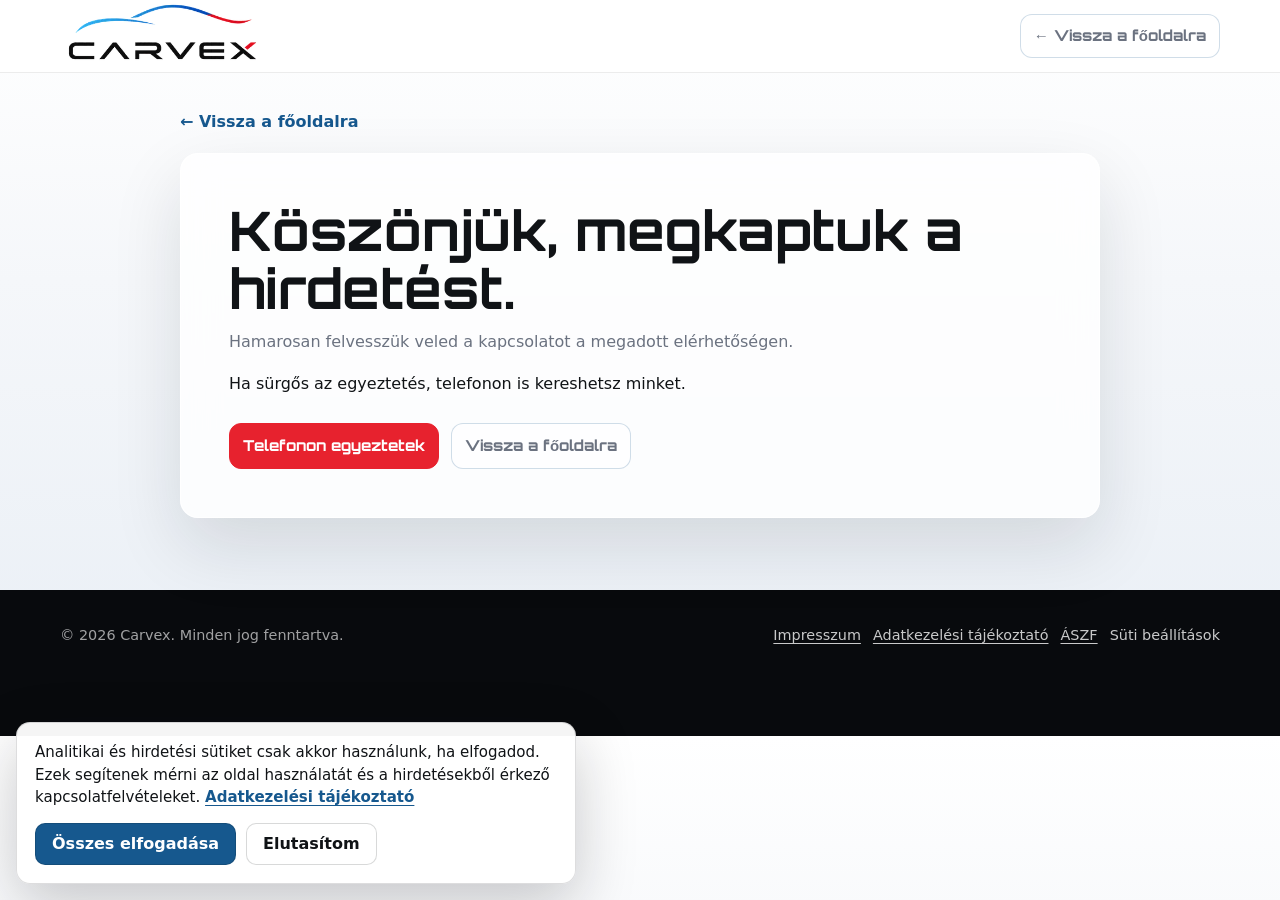
<file: koszonjuk.html>
<!doctype html>
<html lang="hu">
<head>
  <!-- Google Consent Mode v2 -->
  <script>
    window.dataLayer = window.dataLayer || [];
    window.gtag = window.gtag || function(){window.dataLayer.push(arguments);};
    window.gtag('consent', 'default', {
      ad_storage: 'denied',
      ad_user_data: 'denied',
      ad_personalization: 'denied',
      analytics_storage: 'denied',
      wait_for_update: 500
    });
    try {
      var storedConsent = window.localStorage.getItem('carvex_measurement_consent_v2');
      if (storedConsent === 'accepted' || storedConsent === 'declined') {
        var consentState = storedConsent === 'accepted' ? 'granted' : 'denied';
        window.gtag('consent', 'update', {
          ad_storage: consentState,
          ad_user_data: consentState,
          ad_personalization: consentState,
          analytics_storage: consentState
        });
        window.carvexConsentState = consentState;
      }
    } catch (error) {}
  </script>
  <!-- End Google Consent Mode v2 -->
  <!-- Google Tag Manager -->
  <script>(function(w,d,s,l,i){w[l]=w[l]||[];w[l].push({'gtm.start':
  new Date().getTime(),event:'gtm.js'});var f=d.getElementsByTagName(s)[0],
  j=d.createElement(s),dl=l!='dataLayer'?'&l='+l:'';j.async=true;j.src=
  'https://www.googletagmanager.com/gtm.js?id='+i+dl;f.parentNode.insertBefore(j,f);
  })(window,document,'script','dataLayer','GTM-TF6K4K5L');</script>
  <!-- End Google Tag Manager -->
  <meta charset="utf-8" />
  <meta name="viewport" content="width=device-width, initial-scale=1" />
  <meta name="robots" content="noindex,follow" />
  <title>Köszönjük | Carvex</title>
  <meta name="description" content="Köszönjük a Carvex kapcsolatfelvételt. A visszaigazolási oldal nem jelenik meg a keresőtalálatok között.">
  <link rel="canonical" href="https://carvex.hu/koszonjuk.html">
  <meta property="og:locale" content="hu_HU">
  <meta property="og:type" content="website">
  <meta property="og:site_name" content="Carvex">
  <meta property="og:title" content="Köszönjük | Carvex">
  <meta property="og:description" content="Köszönjük a Carvex kapcsolatfelvételt.">
  <meta property="og:url" content="https://carvex.hu/koszonjuk.html">
  <meta property="og:image" content="https://carvex.hu/carvex-logo-transparent.png">
  <meta name="twitter:card" content="summary">
  <link rel="preconnect" href="https://fonts.googleapis.com">
  <link rel="preconnect" href="https://fonts.gstatic.com" crossorigin>
  <link href="https://fonts.googleapis.com/css2?family=Orbitron:wght@500;600;700;800;900&display=swap" rel="stylesheet">
  <link rel="stylesheet" href="analytics-consent.css">
  <link rel="icon" type="image/png" sizes="96x96" href="/favicon-96x96.png">
  <link rel="shortcut icon" href="/favicon.ico">
  <link rel="icon" type="image/png" sizes="48x48" href="/favicon-48x48.png">
  <link rel="icon" type="image/png" sizes="192x192" href="/favicon-192x192.png">
  <link rel="apple-touch-icon" sizes="180x180" href="/apple-touch-icon.png">
  <style>
    :root {
      --brand-black: #080A0D;
      --brand-charcoal: #101316;
      --brand-light-blue: #35A8E0;
      --brand-blue: #16588E;
      --brand-red: #E7222E;
      --brand-white: #FFFFFF;
      --brand-surface: #F5F7FA;
      --brand-muted: #6B7280;
      --font-display: "Orbitron", "Michroma", "Audiowide", "Exo 2", sans-serif;
      --font-body: Inter, ui-sans-serif, system-ui, -apple-system, BlinkMacSystemFont, "Segoe UI", sans-serif;
      --ink: var(--brand-charcoal);
      --muted: var(--brand-muted);
      --paper: var(--brand-surface);
      --white: var(--brand-white);
      --line: rgba(16, 19, 22, 0.1);
      --shadow: 0 28px 70px rgba(20, 25, 30, 0.12);
    }

    * { box-sizing: border-box; }

    html { overflow-x: hidden; }

    body {
      margin: 0;
      font-family: var(--font-body);
      color: var(--ink);
      background: linear-gradient(180deg, #ffffff 0%, var(--paper) 38%, #e8eef5 100%);
      line-height: 1.65;
      overflow-x: hidden;
      text-rendering: optimizeLegibility;
      -webkit-font-smoothing: antialiased;
    }

    a {
      color: inherit;
      text-decoration: none;
    }

    picture { display: block; }

    .topbar {
      position: sticky;
      top: 0;
      z-index: 40;
      border-bottom: 1px solid rgba(16, 19, 22, 0.08);
      background: rgba(255, 255, 255, 0.86);
      backdrop-filter: saturate(170%) blur(24px);
    }

    .nav {
      width: min(1160px, calc(100% - 32px));
      min-height: 72px;
      margin: 0 auto;
      display: flex;
      align-items: center;
      justify-content: space-between;
      gap: 20px;
    }

    .brand {
      display: inline-flex;
      align-items: center;
      color: var(--ink);
    }

    .brand img {
      width: clamp(150px, 18vw, 205px);
      height: auto;
      max-height: 62px;
      object-fit: contain;
    }

    .top-back,
    .button {
      color: var(--muted);
      font-family: var(--font-display);
      font-weight: 760;
      font-size: 0.94rem;
      padding: 9px 13px;
      border: 1px solid rgba(22, 88, 142, 0.2);
      border-radius: 12px;
      background: rgba(255, 255, 255, 0.55);
    }

    .top-back:hover,
    .button:hover {
      color: var(--ink);
      border-color: rgba(16, 19, 22, 0.16);
      background: rgba(255, 255, 255, 0.84);
    }

    .legal-shell {
      width: min(920px, calc(100% - 32px));
      margin: 0 auto;
      padding: 36px 0 72px;
    }

    .back-link {
      display: inline-block;
      margin-bottom: 18px;
      color: var(--brand-blue);
      font-weight: 760;
    }

    .back-link:hover {
      color: var(--brand-black);
      text-decoration: underline;
    }

    .legal-card {
      background: rgba(255, 255, 255, 0.8);
      border: 1px solid rgba(255, 255, 255, 0.82);
      border-radius: 18px;
      padding: clamp(24px, 4vw, 48px);
      box-shadow: var(--shadow);
      backdrop-filter: blur(18px);
    }

    h1, p { margin-top: 0; }

    h1 {
      font-size: clamp(2rem, 5vw, 3.4rem);
      line-height: 1.05;
      margin-bottom: 12px;
      letter-spacing: 0;
      font-family: var(--font-display);
    }

    p { font-size: 1rem; }

    .muted { color: var(--muted); }

    .actions {
      display: flex;
      flex-wrap: wrap;
      gap: 12px;
      margin-top: 26px;
    }

    .button {
      display: inline-flex;
      align-items: center;
      justify-content: center;
      min-height: 46px;
    }

    .button.primary {
      color: var(--white);
      border-color: var(--brand-red);
      background: var(--brand-red);
    }

    .button.primary:hover {
      color: var(--white);
      background: #c91b25;
    }

    footer {
      padding: 34px 0 88px;
      background: var(--brand-black);
      color: rgba(255, 255, 255, 0.62);
      font-size: 0.9rem;
    }

    .footer-inner {
      width: min(1160px, calc(100% - 32px));
      margin: 0 auto;
      display: grid;
      gap: 16px;
    }

    .footer-row {
      display: flex;
      justify-content: space-between;
      align-items: center;
      gap: 16px;
      flex-wrap: wrap;
    }

    .footer-links {
      display: flex;
      flex-wrap: wrap;
      gap: 12px;
    }

    .footer-links a {
      color: rgba(255, 255, 255, 0.78);
      text-decoration: underline;
      text-underline-offset: 3px;
    }

    .footer-links a:hover,
    .footer-links a:focus-visible {
      color: var(--white);
    }

    @media (max-width: 720px) {
      .nav {
        min-height: 64px;
        gap: 12px;
      }

      .brand img {
        width: clamp(126px, 40vw, 150px);
      }

      .top-back {
        min-height: 44px;
        display: inline-flex;
        align-items: center;
        padding: 7px 10px;
        font-size: 0.78rem;
        line-height: 1.2;
        text-align: center;
      }

      .legal-shell {
        width: min(100% - 28px, 680px);
        padding-top: 26px;
      }

      .legal-card {
        padding: 22px 18px;
        border-radius: 16px;
      }

      h1 {
        font-size: clamp(1.74rem, 9vw, 2.35rem);
        line-height: 1.1;
      }

      p { font-size: 0.98rem; }

      .button {
        width: 100%;
      }
    }
  </style>
</head>
<body>
  <!-- Google Tag Manager (noscript) -->
  <noscript><iframe src="https://www.googletagmanager.com/ns.html?id=GTM-TF6K4K5L"
  height="0" width="0" style="display:none;visibility:hidden"></iframe></noscript>
  <!-- End Google Tag Manager (noscript) -->
  <header class="topbar">
    <div class="nav">
      <a class="brand" href="./" aria-label="Carvex főoldal">
        <picture>
          <source type="image/webp" srcset="carvex-logo-transparent-360.webp 360w, carvex-logo-transparent-720.webp 720w" sizes="(max-width: 720px) 40vw, 205px">
          <img src="carvex-logo-transparent.png" alt="Carvex" width="1155" height="365">
        </picture>
      </a>
      <a class="top-back" href="./">← Vissza a főoldalra</a>
    </div>
  </header>

  <main class="legal-shell">
    <a class="back-link" href="./">← Vissza a főoldalra</a>
    <article class="legal-card">
      <h1>Köszönjük, megkaptuk a hirdetést.</h1>
      <p class="muted">Hamarosan felvesszük veled a kapcsolatot a megadott elérhetőségen.</p>
      <p>Ha sürgős az egyeztetés, telefonon is kereshetsz minket.</p>
      <div class="actions">
        <a class="button primary" href="tel:+36302422929">Telefonon egyeztetek</a>
        <a class="button" href="./">Vissza a főoldalra</a>
      </div>
    </article>
  </main>

  <footer>
    <div class="footer-inner">
      <div class="footer-row">
        <span>© 2026 Carvex. Minden jog fenntartva.</span>
        <nav class="footer-links" aria-label="Jogi információk">
          <a href="./impresszum.html">Impresszum</a>
          <a href="./adatkezelesi-tajekoztato.html">Adatkezelési tájékoztató</a>
          <a href="./aszf.html">ÁSZF</a>
        </nav>
      </div>
    </div>
  </footer>
  <script src="analytics-consent.js" defer></script>
</body>
</html>
</file>
<file: analytics-consent.css>
.analytics-consent {
  position: fixed;
  inset: auto 16px 16px;
  z-index: 1000;
  width: min(560px, calc(100% - 32px));
  padding: 18px;
  border: 1px solid rgba(16, 19, 22, 0.14);
  border-radius: 14px;
  background: rgba(255, 255, 255, 0.96);
  color: #101316;
  box-shadow: 0 20px 60px rgba(16, 19, 22, 0.22);
  font-family: Inter, ui-sans-serif, system-ui, -apple-system, BlinkMacSystemFont, "Segoe UI", sans-serif;
  line-height: 1.5;
}

.analytics-consent[hidden] {
  display: none;
}

.analytics-consent p {
  margin: 0 0 14px;
  font-size: 0.94rem;
}

.analytics-consent a {
  color: #16588E;
  font-weight: 760;
  text-decoration: underline;
  text-underline-offset: 3px;
}

.analytics-consent__actions {
  display: flex;
  flex-wrap: wrap;
  gap: 10px;
}

.analytics-consent button {
  min-height: 42px;
  padding: 0 16px;
  border: 1px solid rgba(16, 19, 22, 0.16);
  border-radius: 10px;
  font: inherit;
  font-weight: 780;
  cursor: pointer;
}

.analytics-consent__accept {
  background: #16588E;
  color: #FFFFFF;
}

.analytics-consent__decline {
  background: #FFFFFF;
  color: #101316;
}

.analytics-consent-settings {
  padding: 0;
  border: 0;
  background: transparent;
  color: rgba(255, 255, 255, 0.78);
  font: inherit;
  cursor: pointer;
}

.analytics-consent-settings:hover,
.analytics-consent-settings:focus-visible {
  color: #FFFFFF;
  text-decoration: underline;
  text-underline-offset: 3px;
}

@media (max-width: 520px) {
  .analytics-consent {
    inset: auto 10px 10px;
    width: calc(100% - 20px);
    padding: 16px;
  }

  .analytics-consent button {
    flex: 1 1 100%;
  }
}
</file>
<file: seo-landing.css>
:root {
  --black: #080a0d;
  --charcoal: #101316;
  --blue: #16588e;
  --light-blue: #35a8e0;
  --red: #e7222e;
  --surface: #f5f7fa;
  --muted: #5f6b76;
  --line: rgba(16, 19, 22, 0.12);
  --display: "Oxanium", "Exo 2", sans-serif;
  --body: Inter, ui-sans-serif, system-ui, -apple-system, BlinkMacSystemFont, "Segoe UI", sans-serif;
}

* { box-sizing: border-box; }
html { scroll-behavior: smooth; }
body { margin: 0; color: var(--charcoal); background: #fff; font-family: var(--body); line-height: 1.58; }
a { color: inherit; }
.topbar { position: sticky; top: 0; z-index: 20; background: rgba(255,255,255,.94); border-bottom: 1px solid var(--line); backdrop-filter: blur(16px); }
.nav, .container, .footer-inner { width: min(1120px, calc(100% - 32px)); margin: 0 auto; }
.nav { min-height: 76px; display: flex; align-items: center; justify-content: space-between; gap: 18px; }
.brand { display: inline-flex; width: 148px; align-items: center; }
.brand img { display: block; width: 100%; height: auto; }
.nav-links { display: flex; align-items: center; gap: 18px; color: #303944; font-weight: 800; font-size: .95rem; }
.nav-links a, .footer-links a { text-decoration: none; }
.button { display: inline-flex; min-height: 46px; align-items: center; justify-content: center; padding: 0 18px; border-radius: 999px; font-weight: 900; text-decoration: none; }
.button.primary { color: #fff; background: var(--red); box-shadow: 0 16px 32px rgba(231,34,46,.22); }
.button.secondary { color: var(--blue); background: #fff; border: 1px solid rgba(22,88,142,.24); }
.hero { padding: 58px 0 44px; background: linear-gradient(135deg, rgba(53,168,224,.1), transparent 42%), linear-gradient(180deg,#fff 0%,#eef5fa 100%); border-bottom: 1px solid var(--line); }
.hero-grid { display: grid; grid-template-columns: minmax(0,1fr) minmax(300px,.58fr); gap: 34px; align-items: center; }
.eyebrow { margin: 0 0 14px; color: var(--blue); font-size: .82rem; font-weight: 900; letter-spacing: .13em; text-transform: uppercase; }
h1, h2, h3 { line-height: 1.18; }
h1, h2 { font-family: var(--display); font-weight: 650; text-wrap: balance; }
h1 { max-width: 850px; margin: 0; font-size: clamp(2.15rem, 5vw, 4rem); letter-spacing: .01em; }
h2 { margin: 0 0 18px; font-size: clamp(1.65rem, 3.6vw, 2.6rem); letter-spacing: .01em; }
h3 { margin: 0 0 10px; font-size: 1.12rem; }
p { margin: 0 0 16px; }
.lead { margin-top: 22px; color: #25313b; font-size: clamp(1.06rem,2vw,1.26rem); }
.hero-actions, .cta-actions { display: flex; flex-wrap: wrap; gap: 12px; margin-top: 26px; }
.signal-panel { padding: 26px; border: 1px solid rgba(22,88,142,.16); border-radius: 24px; background: rgba(255,255,255,.9); box-shadow: 0 22px 54px rgba(20,34,45,.1); }
.signal-head { display: grid; gap: 3px; padding-bottom: 17px; border-bottom: 1px solid var(--line); }
.signal-head strong { font-size: 1.08rem; }
.signal-head span, .section-head p, .card p, .faq p, .content p { color: var(--muted); }
.signal-list, .check-list { display: grid; gap: 13px; margin: 18px 0 0; padding: 0; list-style: none; }
.signal-list li, .check-list li { display: grid; grid-template-columns: 24px 1fr; gap: 8px; }
.tick { color: var(--blue); font-weight: 950; }
section { padding: 68px 0; }
.section-head { max-width: 780px; margin-bottom: 28px; }
.grid-2, .grid-3 { display: grid; gap: 20px; }
.grid-2 { grid-template-columns: repeat(2,minmax(0,1fr)); }
.grid-3 { grid-template-columns: repeat(3,minmax(0,1fr)); }
.card, .faq { padding: 24px; border: 1px solid var(--line); border-radius: 20px; background: #fff; box-shadow: 0 12px 34px rgba(20,34,45,.06); }
.band { background: var(--surface); border-top: 1px solid var(--line); border-bottom: 1px solid var(--line); }
.content { padding: 4px 0; }
.feature-photo { overflow: hidden; min-height: 100%; border-radius: 24px; background: #dce6ed; box-shadow: 0 22px 54px rgba(20,34,45,.12); }
.feature-photo img { display: block; width: 100%; height: 100%; min-height: 360px; object-fit: cover; }
.cta-band { color: #fff; background: linear-gradient(135deg,#0e2f49,#16588e); }
.cta-band p { max-width: 760px; color: rgba(255,255,255,.82); }
.cta-band .button.secondary { color: #fff; background: transparent; border-color: rgba(255,255,255,.45); }
footer { padding: 30px 0; color: #d5dce1; background: var(--black); }
.footer-row { display: flex; justify-content: space-between; gap: 22px; align-items: center; }
.footer-links { display: flex; flex-wrap: wrap; gap: 15px; }

@media (max-width: 820px) {
  .nav-links { display: none; }
  .hero-grid, .grid-2, .grid-3 { grid-template-columns: 1fr; }
  h1 { font-size: clamp(2rem,9vw,2.75rem); }
  section { padding: 50px 0; }
  .footer-row { align-items: flex-start; flex-direction: column; }
}

@media (max-width: 480px) {
  .nav { min-height: 68px; }
  .brand { width: 126px; }
  .nav > .button { min-height: 42px; padding: 0 13px; font-size: .87rem; }
  .hero { padding-top: 42px; }
  .hero-actions .button, .cta-actions .button { width: 100%; }
}
</file>
